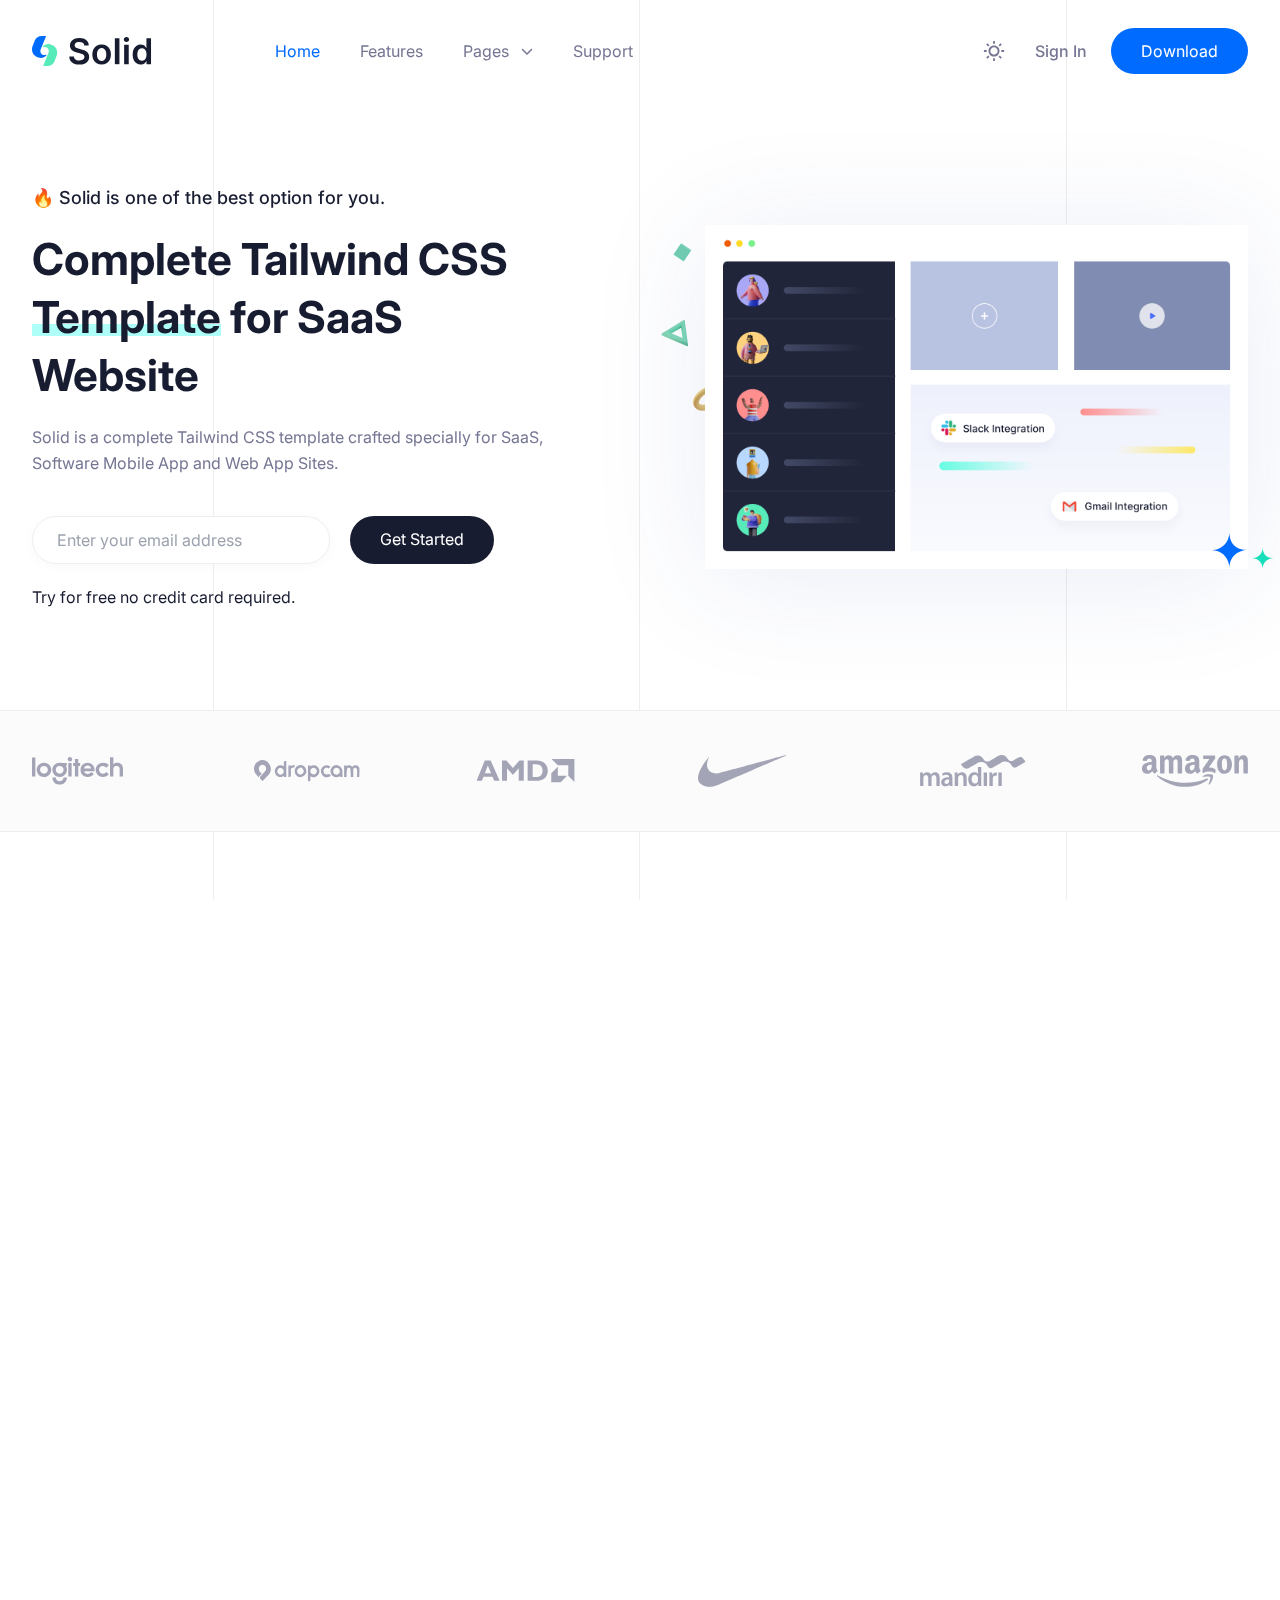
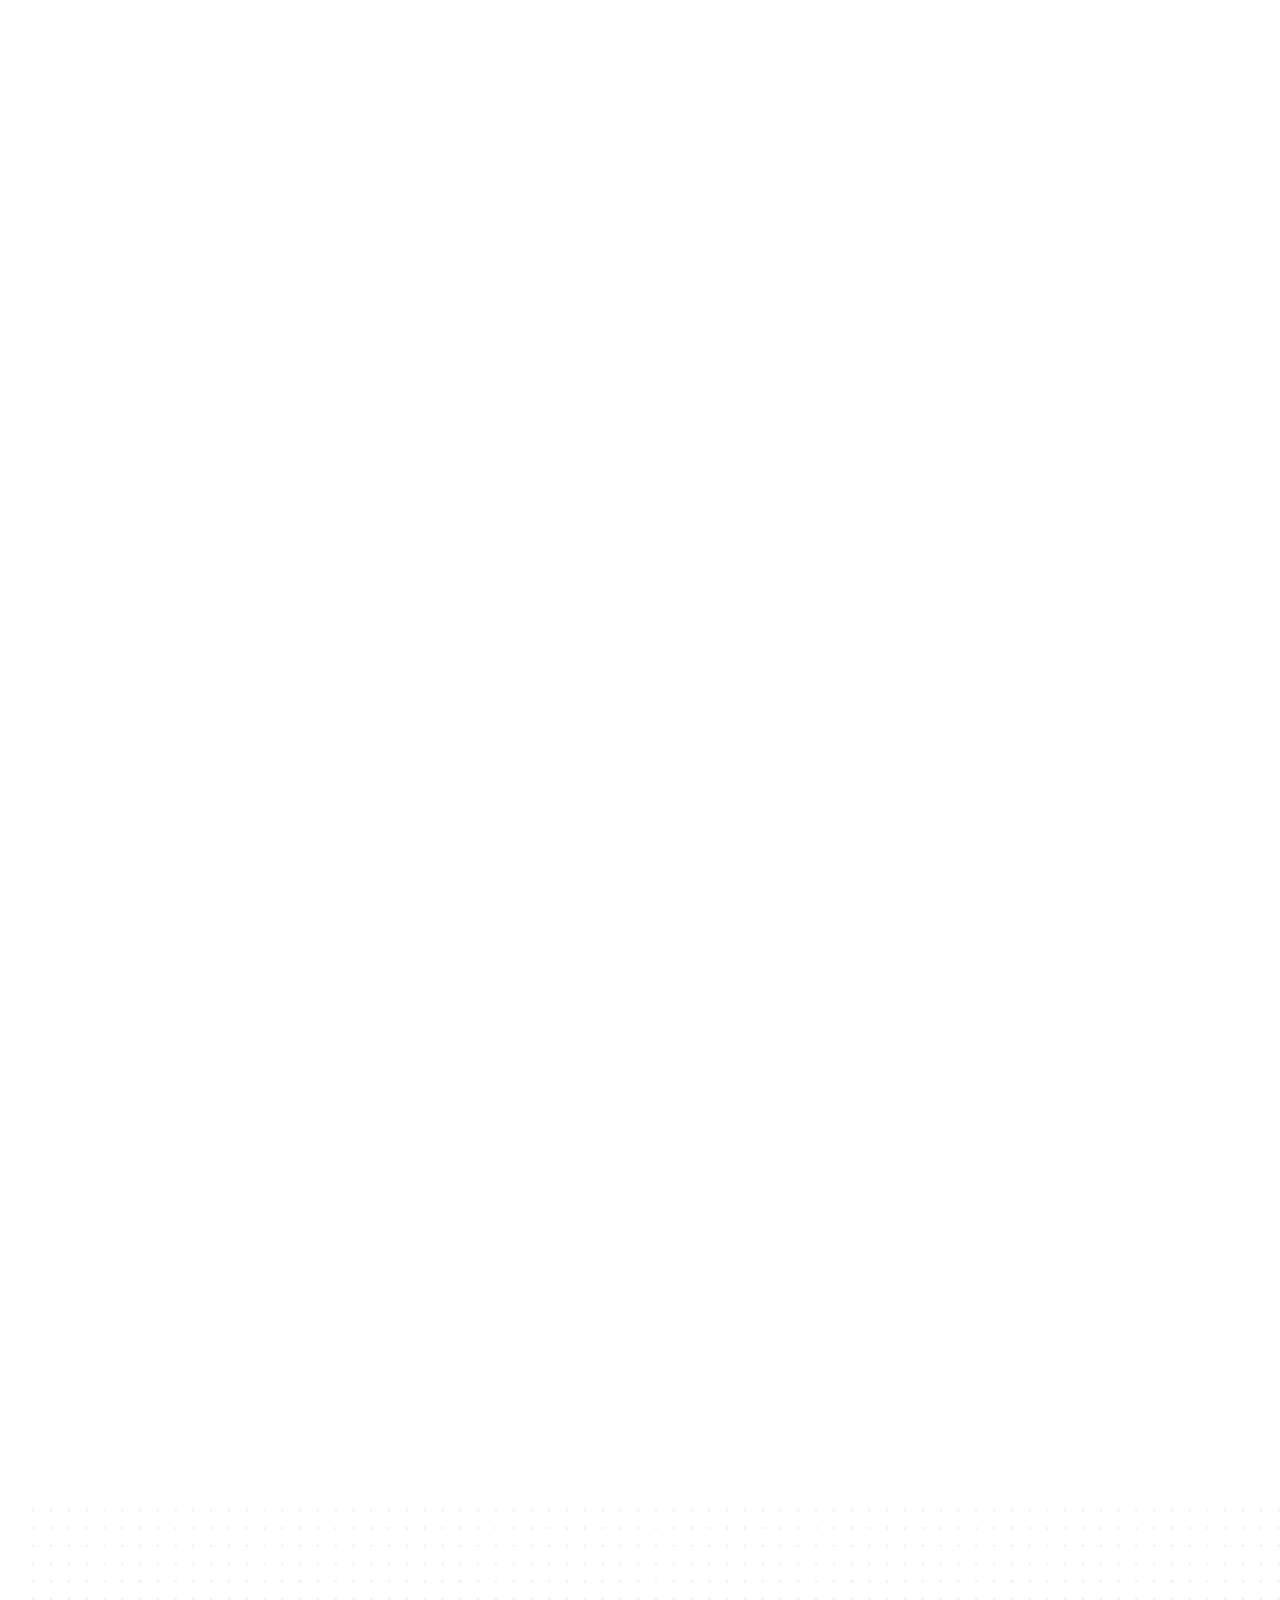
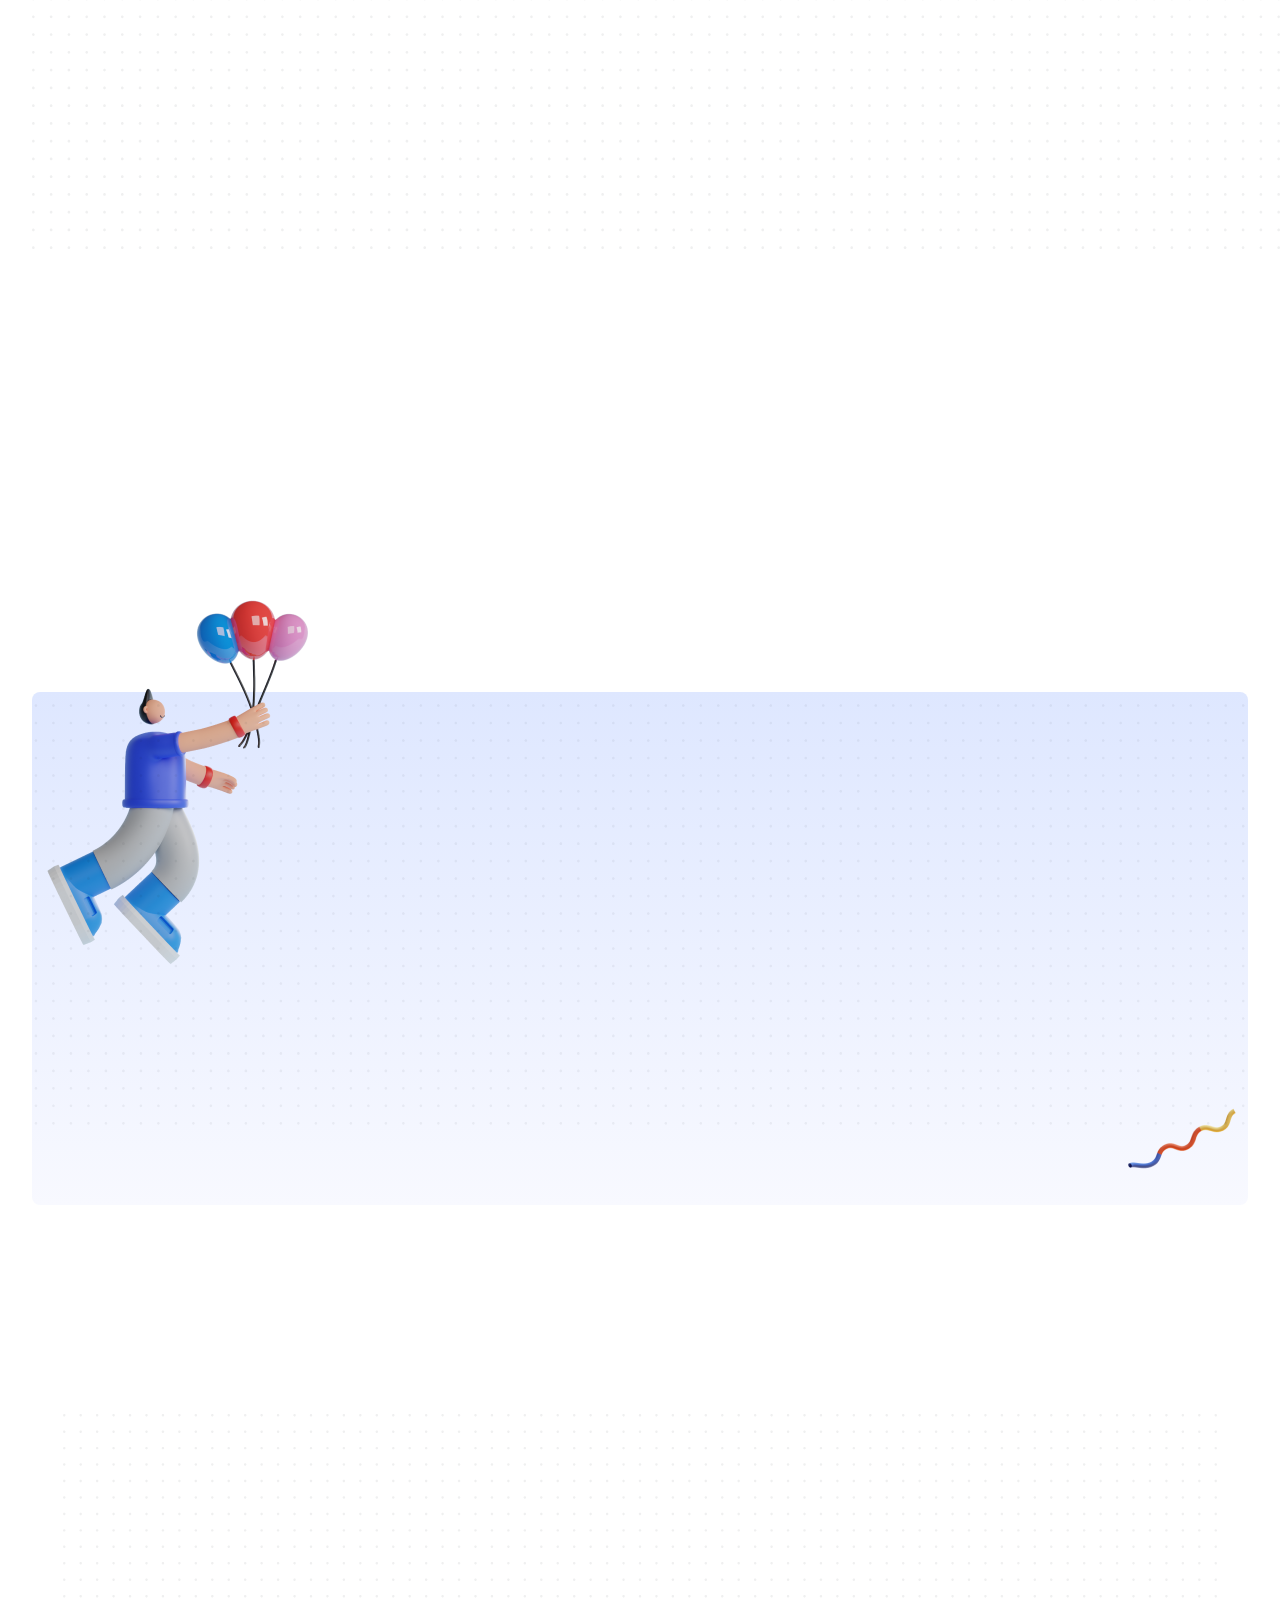
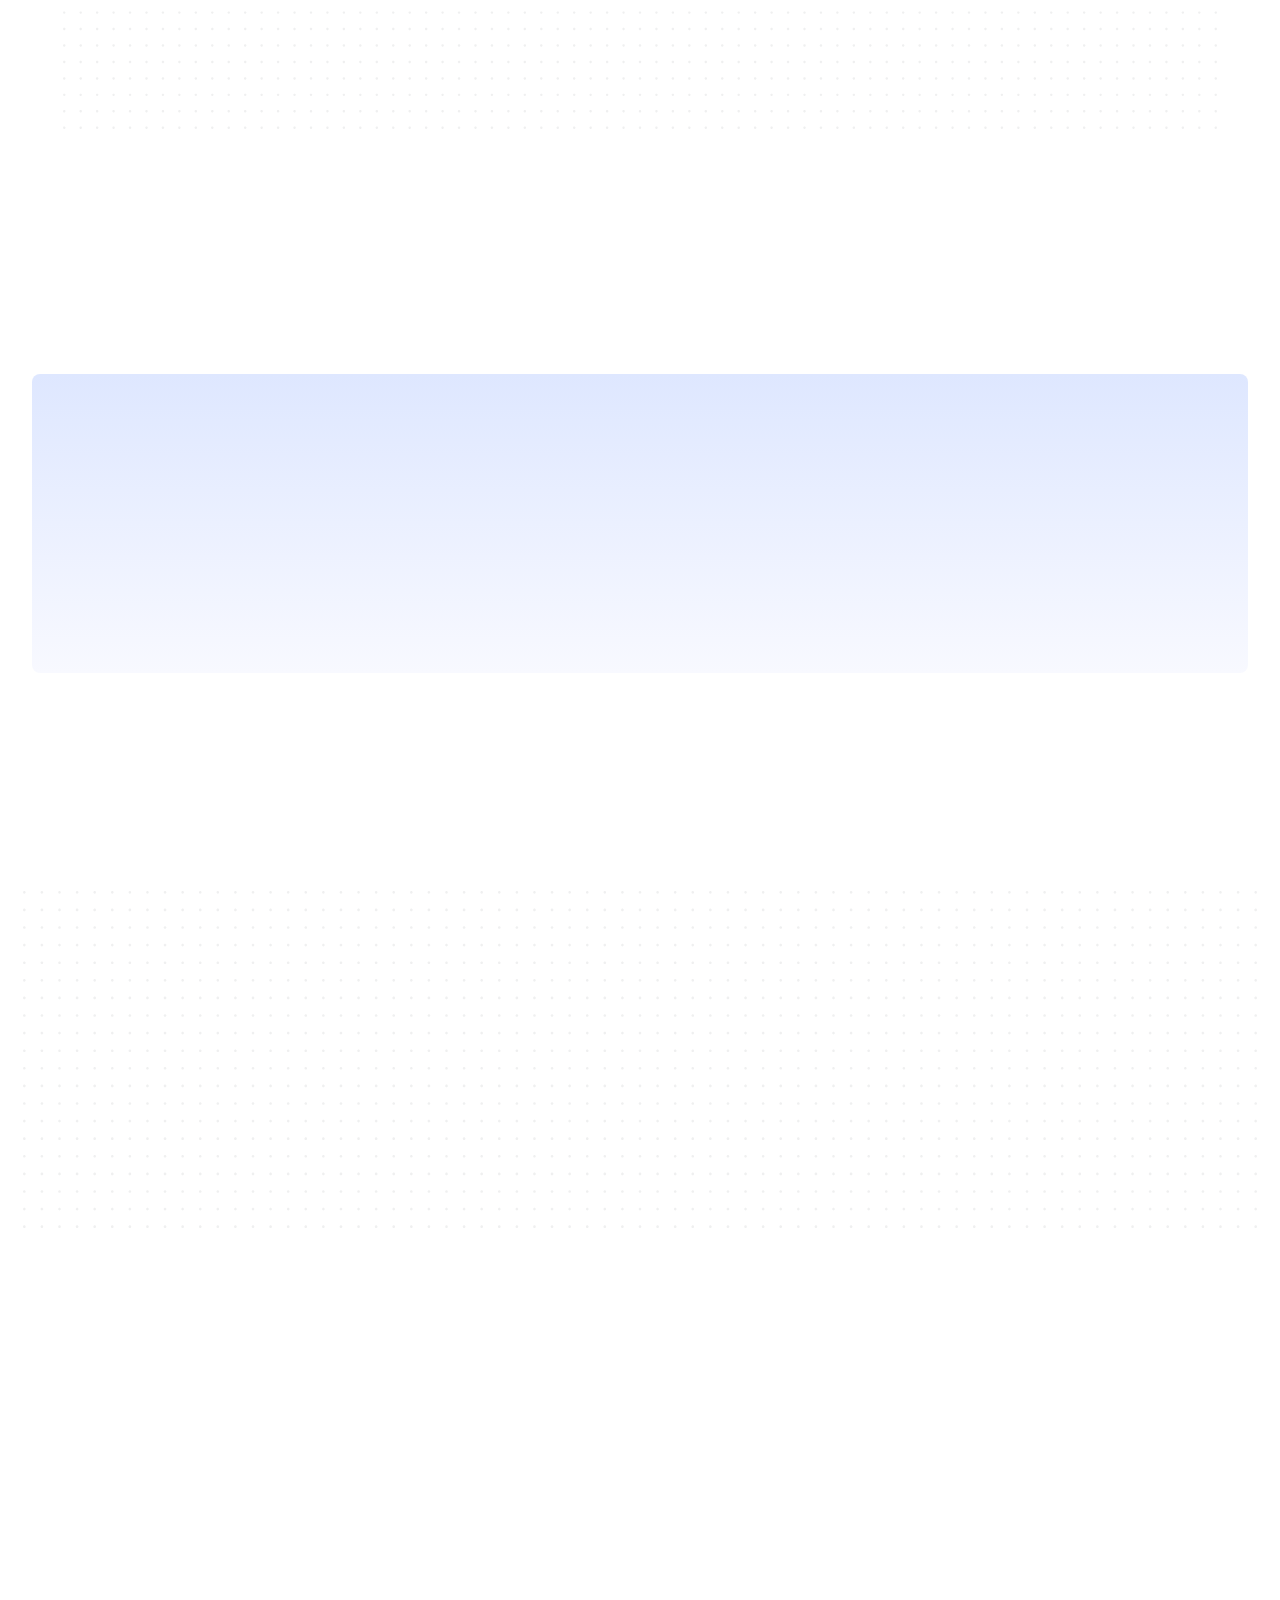
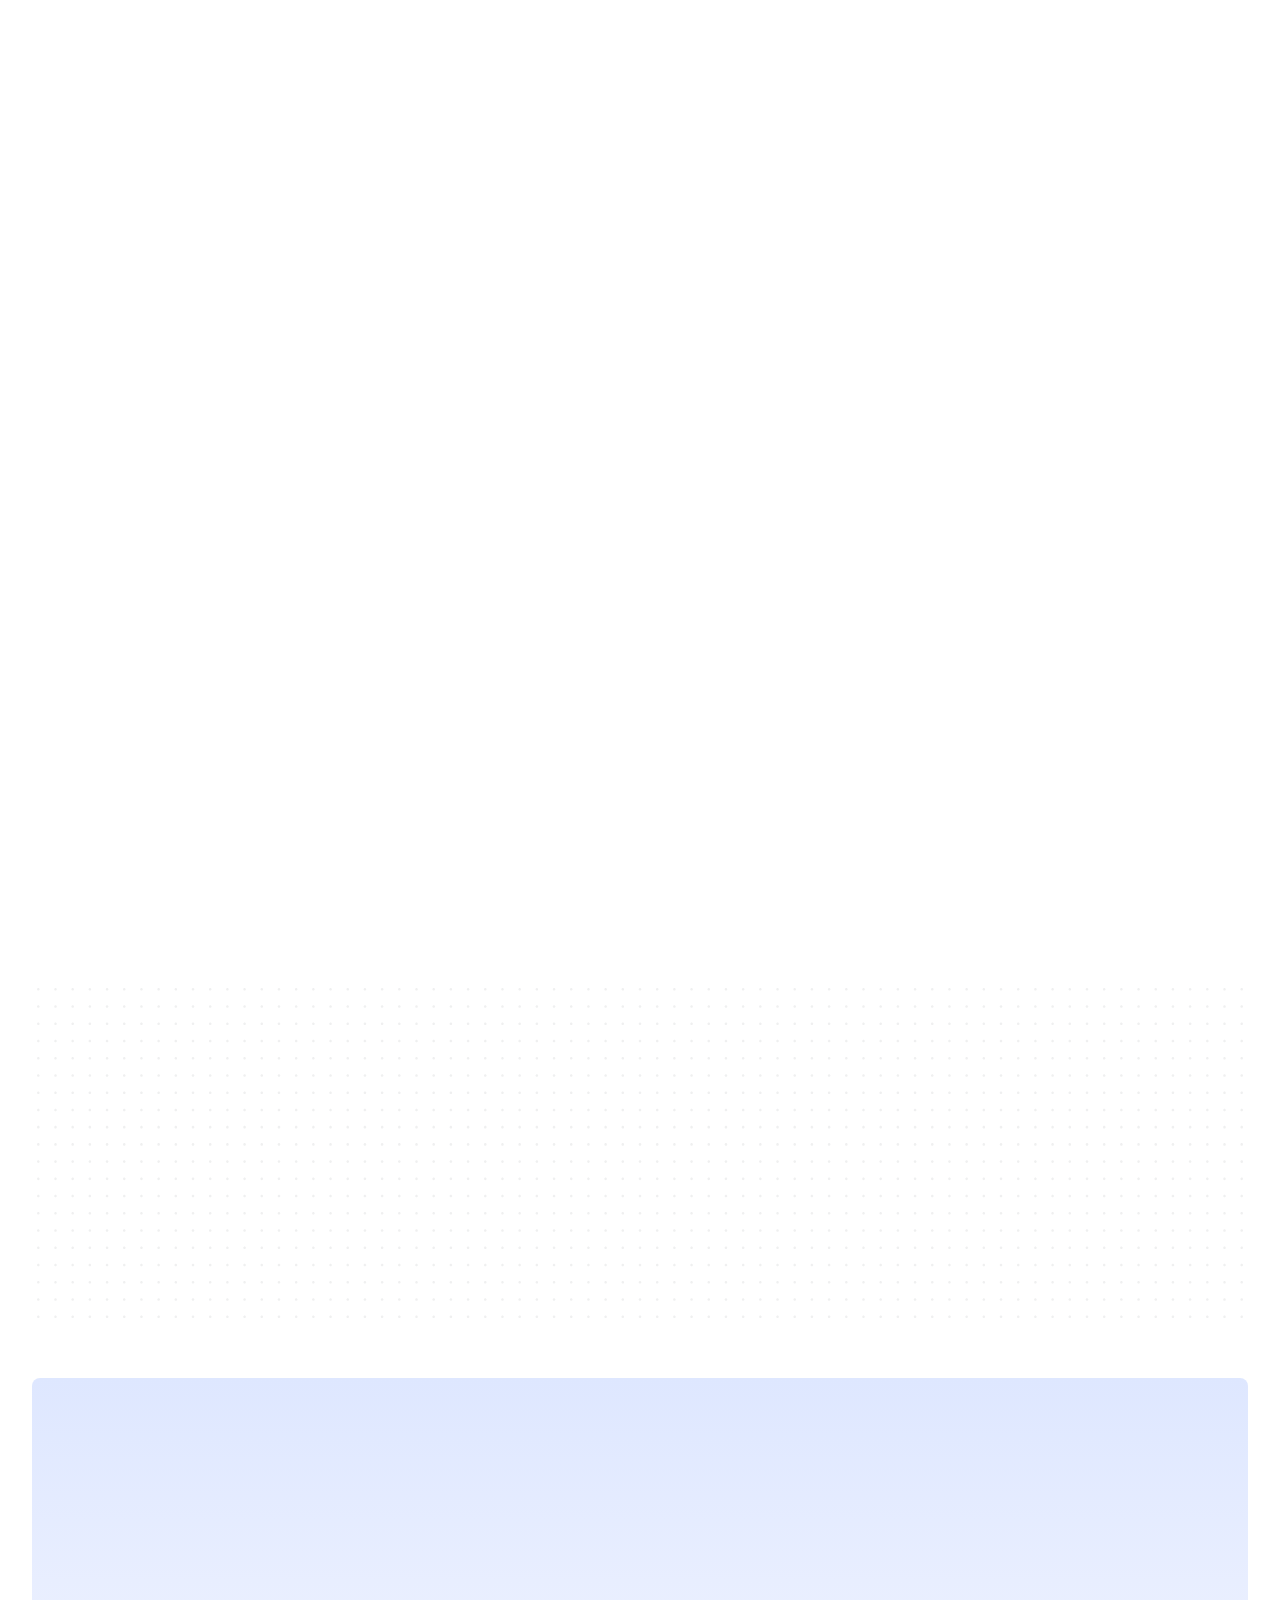
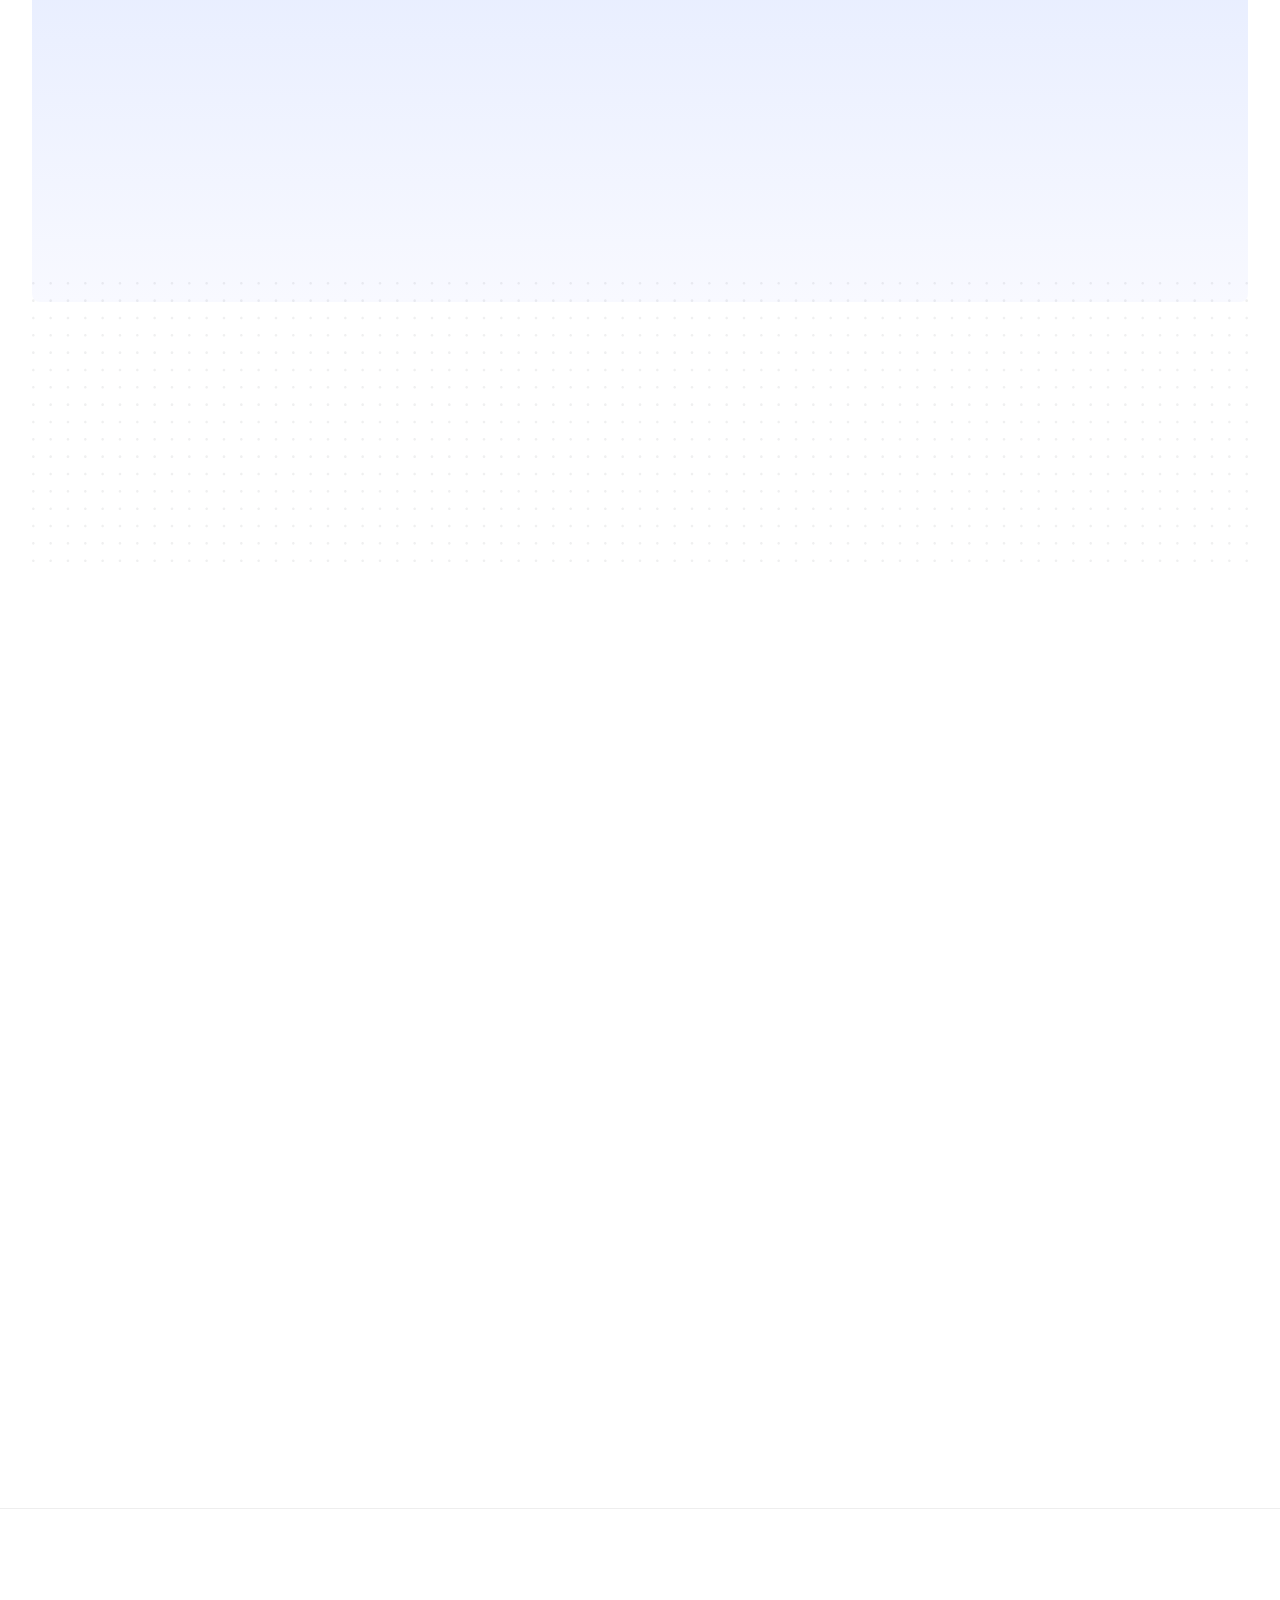
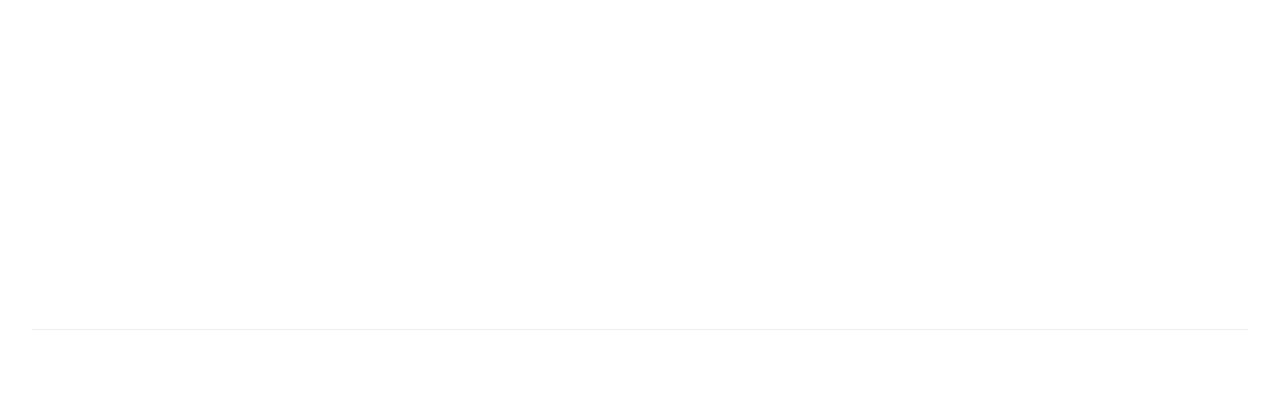
<file: index.html>
<!DOCTYPE html>
<html lang="en">
  <!-- Mirrored from solid-tailwind.preview.uideck.com/ by Theme-Garden Website Copier/3.x [XR&CO'2014], Wed, 17 Jan 2024 12:07:15 GMT -->
  <!-- Added by Theme-Garden --><meta
    http-equiv="content-type"
    content="text/html;charset=utf-8"
  /><!-- /Added by Theme-Garden -->
  <head>
    <meta charset="UTF-8" />
    <meta http-equiv="X-UA-Compatible" content="IE=edge" />
    <meta name="viewport" content="width=device-width, initial-scale=1.0" />
    <title>Solid - Tailwind CSS Saas Template</title>
    <link rel="icon" href="favicon.ico" />
    <link href="style.css" rel="stylesheet" />
  </head>
  <body
    x-data="{ page: 'home', 'loaded': true, 'darkMode': true, 'stickyMenu': false, 'navigationOpen': false, 'scrollTop': false }"
    x-init="
         darkMode = JSON.parse(localStorage.getItem('darkMode'));
         $watch('darkMode', value => localStorage.setItem('darkMode', JSON.stringify(value)))"
    :class="{'a tf': darkMode === true}"
  >
    <div
      x-show="loaded"
      x-init="window.addEventListener('DOMContentLoaded', () => {setTimeout(() => loaded = false, 500)})"
      class="f l i z mc qb ee ge id uf"
    >
      <div class="sc xb xe xd if mf qf sf"></div>
    </div>

    <div class="f i l -ud-z-10 qb hc rc ee ie">
      <span class="hd hc dg wl qb ud"></span>
      <span class="hd hc dg wl qb vd"></span>
      <span class="hd hc dg wl qb wd"></span>
    </div>

    <header
      class="f l i rc y ph"
      :class="{ 'uf tl xj qh zj fk' : stickyMenu }"
      @scroll.window="stickyMenu = (window.pageYOffset > 20) ? true : false"
    >
      <div class="ba md _g nn 2xl:ud-px-0 do ee he h">
        <div class="rc ko/4 qb ee he">
          <a href="index.html">
            <img class="nl" src="images/logo-light.svg" alt="Logo Light" />
            <img class="ub ml" src="images/logo-dark.svg" alt="Logo Dark" />
          </a>

          <button class="eo ob" @click="navigationOpen = !navigationOpen">
            <span class="ob h yd dd gc">
              <span class="ob g rc hc">
                <span
                  class="ob h i l tf ul df ed ic da hk gk _j"
                  :class="{ 'fd ak': !navigationOpen }"
                ></span>
                <span
                  class="ob h i l tf ul df ed ic da hk gk bk"
                  :class="{ 'fd pr': !navigationOpen }"
                ></span>
                <span
                  class="ob h i l tf ul df ed ic da hk gk ck"
                  :class="{ 'fd dk': !navigationOpen }"
                ></span>
              </span>
              <span class="ob g rc hc td">
                <span
                  class="ob tf ul df hk gk ak g r i gd hc"
                  :class="{ 'jc _j': !navigationOpen }"
                ></span>
                <span
                  class="ob tf ul df hk gk pr g l top-2.5 rc ic"
                  :class="{ 'jc ck': !navigationOpen }"
                ></span>
              </span>
            </span>
          </button>
        </div>
        <div
          class="rc lg:w-3/4 jc fo e un do ee he"
          :class="{ 'd uf sl sj kc oc we _e lb ug': navigationOpen }"
        >
          <nav>
            <ul class="qb ro be po qe dp">
              <li>
                <a
                  href="index.html"
                  class="bl"
                  :class="{ 'hj': page === 'home' }"
                  >Home</a
                >
              </li>
              <li><a href="index.html#features" class="bl">Features</a></li>
              <li class="b h" x-data="{ dropdown: false }">
                <a
                  href="#"
                  class="bl qb ee he oe"
                  @click.prevent="dropdown = !dropdown"
                  :class="{ 'hj': page === 'blog-grid' || page === 'blog-single' || page === 'signin' || page === 'signup' || page === '404' }"
                >
                  Pages
                  <svg
                    :class="{ 'lg': dropdown }"
                    class="ng ll uc lc yd"
                    xmlns="http://www.w3.org/2000/svg"
                    viewBox="0 0 512 512"
                  >
                    <path
                      d="M233.4 406.6c12.5 12.5 32.8 12.5 45.3 0l192-192c12.5-12.5 12.5-32.8 0-45.3s-32.8-12.5-45.3 0L256 338.7 86.6 169.4c-12.5-12.5-32.8-12.5-45.3 0s-12.5 32.8 0 45.3l192 192z"
                    />
                  </svg>
                </a>

                <ul class="dropdown" :class="{ 'qb': dropdown }">
                  <li>
                    <a
                      href="blog-grid.html"
                      class="bl"
                      :class="{ 'hj': page === 'blog-grid' }"
                      >Blog Grid</a
                    >
                  </li>
                  <li>
                    <a
                      href="blog-single.html"
                      class="bl"
                      :class="{ 'hj': page === 'blog-single' }"
                      >Blog Single</a
                    >
                  </li>
                  <li>
                    <a
                      href="signin.html"
                      class="bl"
                      :class="{ 'hj': page === 'signin' }"
                      >Sign In</a
                    >
                  </li>
                  <li>
                    <a
                      href="signup.html"
                      class="bl"
                      :class="{ 'hj': page === 'signup' }"
                      >Sign Up</a
                    >
                  </li>
                  <li>
                    <a
                      href="404.html"
                      class="bl"
                      :class="{ 'hj': page === '404' }"
                      >404</a
                    >
                  </li>
                </ul>
              </li>
              <li><a href="index.html#support" class="bl">Support</a></li>
            </ul>
          </nav>
          <div class="qb ee se ka bo">
            <div class="mb g vn top-1 t" :class="navigationOpen ? 'd' : 'd'">
              <label class="ob m-0 h">
                <input
                  type="checkbox"
                  :value="darkMode"
                  @change="darkMode = !darkMode"
                  class="yd rc hc lj g i x aa"
                />
                <img class="nl" src="images/icon-sun.svg" alt="Sun" />
                <img class="ub ml" src="images/icon-moon.svg" alt="Moon" />
              </label>
            </div>
            <a href="signin.html" class="gj wi bj bl">Sign In</a>
            <a href="#" class="qb ee ge wf zk hk ek fj wi xe bh dh">Download</a>
          </div>
        </div>
      </div>
    </header>

    <main>
      <section id="#home" class="th rn dr uh er ve">
        <div class="ba md _g nn 2xl:ud-px-0">
          <div class="qb ro to gq">
            <div class="animate_left vm/2">
              <h4 class="ej dm oi bj ra">
                🔥 Solid is one of the best option for you.
              </h4>
              <h1 class="ej dm ri jr cj ga">
                Complete Tailwind CSS
                <span class="pb h ik jk kk pk nk sk im before:-ud-z-1"
                  >Template</span
                >
                for SaaS Website
              </h1>
              <p>
                Solid is a complete Tailwind CSS template crafted specially for
                SaaS, Software Mobile App and Web App Sites.
              </p>
              <div class="ma">
                <form
                  action="https://formbold.com/s/unique_form_id"
                  method="POST"
                >
                  <div class="qb de qe">
                    <input
                      type="text"
                      placeholder="Enter your email address"
                      class="tl hf nf pl pj gm xe hl fl pm bh xg"
                    />
                    <button class="qb tf xk rl fj xe hk ek dh bh mm">
                      Get Started
                    </button>
                  </div>
                </form>
                <p class="ej dm ta">Try for free no credit card required.</p>
              </div>
            </div>
            <div class="animate_right vm/2 ub co">
              <div class="h 2xl:-ud-mr-7.5">
                <img
                  src="images/shape-01.png"
                  alt="shape"
                  class="g -ud-left-11.5 i"
                />
                <img src="images/shape-02.svg" alt="shape" class="g j k" />
                <img
                  src="images/shape-03.svg"
                  alt="shape"
                  class="g -ud-right-6.5 k"
                />
                <div>
                  <img class="nl qj" src="images/hero-light.png" alt="Hero" />
                  <img class="ub ml qj" src="images/hero-dark.png" alt="Hero" />
                </div>
              </div>
            </div>
          </div>
        </div>
      </section>

      <section class="vf tl hf jf rf ql fh">
        <div class="ba md _g nn 2xl:ud-px-0">
          <div class="tb ae cn le uo iq ge ee">
            <a href="#" class="animate_top ob">
              <img
                class="ij yj ek dl nl"
                src="images/brand-light-01.svg"
                alt="Clients"
              />
              <img
                class="ub jj yj ek dl ml"
                src="images/brand-dark-01.svg"
                alt="Clients"
              />
            </a>
            <a href="#" class="animate_top ob">
              <img
                class="ij yj ek dl nl"
                src="images/brand-light-02.svg"
                alt="Clients"
              />
              <img
                class="ub jj yj ek dl ml"
                src="images/brand-dark-02.svg"
                alt="Clients"
              />
            </a>
            <a href="#" class="ob animate_top">
              <img
                class="ij yj ek dl nl"
                src="images/brand-light-03.svg"
                alt="Clients"
              />
              <img
                class="ub jj yj ek dl ml"
                src="images/brand-dark-03.svg"
                alt="Clients"
              />
            </a>
            <a href="#" class="ob animate_top">
              <img
                class="ij yj ek dl nl"
                src="images/brand-light-04.svg"
                alt="Clients"
              />
              <img
                class="ub jj yj ek dl ml"
                src="images/brand-dark-04.svg"
                alt="Clients"
              />
            </a>
            <a href="#" class="ob animate_top">
              <img
                class="ij yj ek dl nl"
                src="images/brand-light-05.svg"
                alt="Clients"
              />
              <img
                class="ub jj yj ek dl ml"
                src="images/brand-dark-05.svg"
                alt="Clients"
              />
            </a>
            <a href="#" class="ob animate_top">
              <img
                class="ij yj ek dl nl"
                src="images/brand-light-06.svg"
                alt="Clients"
              />
              <img
                class="ub jj yj ek dl ml"
                src="images/brand-dark-06.svg"
                alt="Clients"
              />
            </a>
          </div>
        </div>
      </section>

      <section id="features" class="zg ep oq">
        <div class="ba nd _g nn pq">
          <div
            class="animate_top mi ba"
            x-data="{ sectionTitle: `SAAS FEATURES`, sectionSubtitle: `Our Software's Core Features`, sectionTitlePara: `Lorem ipsum dolor sit amet, consectetur adipiscing elit. In convallis tortor eros. Donec vitae tortor lacus. Phasellus aliquam ante in maximus.`}"
          >
            <div class="eg sl ol pl pb xe oh hh sa">
              <h4 x-text="sectionTitle" class="bj yi ej dm"></h4>
            </div>
            <h2
              x-text="sectionSubtitle"
              class="cj ri nr ej dm ym/5 zp/2 ba sa"
            ></h2>
            <p class="ba ym/5 mo/5 aq" x-text="sectionTitlePara"></p>
          </div>

          <div class="tb _d bn oo le eq ua xn vp">
            <div class="animate_top hf of rj ye ug lq yj el km pl sl">
              <div class="qb ee ge ze wf sc xb">
                <img src="images/icon-01.svg" alt="Icon" />
              </div>
              <h3 class="aj qi kr ej dm ia ga">Crafted for SaaS</h3>
              <p>
                Lorem ipsum dolor sit amet, consectetur adipiscing elit. In
                convallis tortor.
              </p>
            </div>

            <div class="animate_top hf of rj ye ug lq yj el km pl sl">
              <div class="qb ee ge ze wf sc xb">
                <img src="images/icon-02.svg" alt="Icon" />
              </div>
              <h3 class="aj qi kr ej dm ia ga">High-quality Design</h3>
              <p>
                Lorem ipsum dolor sit amet, consectetur adipiscing elit. In
                convallis tortor.
              </p>
            </div>

            <div class="animate_top hf of rj ye ug lq yj el km pl sl">
              <div class="qb ee ge ze wf sc xb">
                <img src="images/icon-03.svg" alt="Icon" />
              </div>
              <h3 class="aj qi kr ej dm ia ga">All Essential Sections</h3>
              <p>
                Lorem ipsum dolor sit amet, consectetur adipiscing elit. In
                convallis tortor.
              </p>
            </div>

            <div class="animate_top hf of rj ye ug lq yj el km pl sl">
              <div class="qb ee ge ze wf sc xb">
                <img src="images/icon-04.svg" alt="Icon" />
              </div>
              <h3 class="aj qi kr ej dm ia ga">Speed Optimized</h3>
              <p>
                Lorem ipsum dolor sit amet, consectetur adipiscing elit. In
                convallis tortor.
              </p>
            </div>

            <div class="animate_top hf of rj ye ug lq yj el km pl sl">
              <div class="qb ee ge ze wf sc xb">
                <img src="images/icon-05.svg" alt="Icon" />
              </div>
              <h3 class="aj qi kr ej dm ia ga">Fully Customizable</h3>
              <p>
                Lorem ipsum dolor sit amet, consectetur adipiscing elit. In
                convallis tortor.
              </p>
            </div>

            <div class="animate_top hf of rj ye ug lq yj el km pl sl">
              <div class="qb ee ge ze wf sc xb">
                <img src="images/icon-06.svg" alt="Icon" />
              </div>
              <h3 class="aj qi kr ej dm ia ga">Regular Updates</h3>
              <p>
                Lorem ipsum dolor sit amet, consectetur adipiscing elit. In
                convallis tortor.
              </p>
            </div>
          </div>
        </div>
      </section>

      <section class="uh pp cr ve">
        <div class="ba od _g nn pq">
          <div class="qb ee te wo">
            <div class="animate_left ub sm vm/2">
              <img src="images/about-light-01.png" alt="About" class="nl" />
              <img src="images/about-dark-01.png" alt="About" class="ub ml" />
            </div>
            <div class="animate_right vm/2">
              <h4 class="ej dm bj dj">
                <a href="#" class="xf fj si sb xe gh hh wa sa">New</a> start
                tracking visitors
              </h4>
              <h2 class="h cj ej dm ri jr xa">
                Know More About Our
                <span class="pb h ik jk kk pk nk sk im before:-ud-z-1"
                  >Product.</span
                >
              </h2>
              <p>
                Lorem ipsum dolor sit amet, consectetur adipiscing elit. Ut
                ultricies lacus non fermentum ultrices. Fusce consectetur le.
              </p>
              <div class="ia qb ee qe">
                <div class="tc yb af hf nf pl sl qb ee ge">
                  <p class="ej dm aj ti">01</p>
                </div>
                <div class="uc/4">
                  <h5 class="ej dm ti ya">Lorem ipsum dolor.</h5>
                  <p>Ut ultricies lacus non fermentum ultrices.</p>
                </div>
              </div>
              <div class="ia qb ee qe">
                <div class="tc yb af hf nf pl sl qb ee ge">
                  <p class="ej dm aj ti">02</p>
                </div>
                <div class="uc/4">
                  <h5 class="ej dm ti ya">Fusce consectetur le.</h5>
                  <p>consectetur adipiscing elit fermentum ultricies.</p>
                </div>
              </div>
            </div>
          </div>
        </div>
      </section>

      <section>
        <div class="ba od _g nn 2xl:ud-px-0 ve">
          <div class="qb ee te wo">
            <div class="animate_left vm/2">
              <h4 class="ej dm bj dj">grow your business faster</h4>
              <h2 class="h cj ej dm ri jr xa">
                Track Your Audience
                <span class="pb h ik jk kk pk nk tk im before:-ud-z-1"
                  >Activities</span
                >
              </h2>
              <p>
                Lorem ipsum dolor sit amet, consectetur adipiscing elit. Ut
                ultricies lacus non fermentum ultrices. Fusce consectetur le.
              </p>
              <a href="#" class="qb ee je ej dm ia">
                Know More
                <img class="nl" src="images/icon-arrow-light.svg" alt="Arrow" />
                <img
                  class="ub ml"
                  src="images/icon-arrow-dark.svg"
                  alt="Arrow"
                />
              </a>
            </div>
            <div class="animate_right ub sm vm/2">
              <img src="images/about-light-02.png" alt="About" class="nl" />
              <img src="images/about-dark-02.png" alt="About" class="ub ml" />
            </div>
          </div>
        </div>
      </section>

      <section class="vh uh qp h" x-data="{ featuresTab: 'tabOne' }">
        <div class="ba md _g nn 2xl:ud-px-0">
          <div class="g i -ud-z-1">
            <img
              class="nl"
              src="images/shape-dotted-light.svg"
              alt="Dotted Shape"
            />
            <img
              class="ub ml"
              src="images/shape-dotted-dark.svg"
              alt="Dotted Shape"
            />
          </div>

          <div
            class="animate_top hf nf pl sl sj hm uf bf qb de en fn ge yo eq _a wp"
          >
            <div
              class="h yd rc wm kf wk jn nf pl qb ee pe ch qq xg rq"
              :class="{ 'active pk ok uk ik mk kk qk rk': featuresTab === 'tabOne' }"
              @click.prevent="featuresTab = 'tabOne'"
            >
              <div class="vc zb af hf nf pl sl qb ee ge">
                <p class="ej dm bj ui">01</p>
              </div>
              <div class="io xm/5">
                <h5 class="ej dm vi lr bj">Clean User Interface</h5>
              </div>
            </div>
            <div
              class="h yd rc wm kf wk jn nf pl qb ee pe ch qq xg rq"
              :class="{ 'active pk ok uk ik mk kk qk rk': featuresTab === 'tabTwo' }"
              @click.prevent="featuresTab = 'tabTwo'"
            >
              <div class="vc zb af hf nf pl sl qb ee ge">
                <p class="ej dm bj ui">02</p>
              </div>
              <div class="io xm/5">
                <h5 class="ej dm vi lr bj">Cloud Data Save Options</h5>
              </div>
            </div>
            <div
              class="h yd rc wm kf wk jn nf pl qb ee pe ch qq xg rq"
              :class="{ 'active pk ok uk ik mk kk qk rk': featuresTab === 'tabThree' }"
              @click.prevent="featuresTab = 'tabThree'"
            >
              <div class="vc zb af hf nf pl sl qb ee ge">
                <p class="ej dm bj ui">03</p>
              </div>
              <div class="io xm/5">
                <h5 class="ej dm vi lr bj">Management And Collaboration</h5>
              </div>
            </div>
          </div>

          <div class="animate_top ba pd">
            <div x-show="featuresTab === 'tabOne'">
              <div class="qb ee te _o">
                <div class="vm/2">
                  <h2 class="ej dm ri mr cj fa">
                    Solid Has Neat & Clean User Interface.
                  </h2>
                  <p class="ga">
                    Lorem ipsum dolor sit amet, consectetur adipiscing elit. Ut
                    ultricies lacus non fermentum ultrices. Fusce consectetur
                    le.
                  </p>
                  <p class="xc/12">
                    Nam id eleifend dui, id iaculis purus. Etiam lobortis neque
                    nec finibus sagittis. Nulla ligula nunc egestas ut.
                  </p>
                </div>
                <div class="ub sm vm/2">
                  <img
                    src="images/features-light-01.png"
                    alt="Features"
                    class="nl"
                  />
                  <img
                    src="images/features-dark-01.png"
                    alt="Features"
                    class="ub ml"
                  />
                </div>
              </div>
            </div>
            <div x-show="featuresTab === 'tabTwo'">
              <div class="qb ee te _o">
                <div class="vm/2">
                  <h2 class="ej dm ri mr cj fa">
                    Solid Has Cloud Data Save Options.
                  </h2>
                  <p class="ga">
                    Lorem ipsum dolor sit amet, consectetur adipiscing elit. Ut
                    ultricies lacus non fermentum ultrices. Fusce consectetur
                    le.
                  </p>
                  <p class="xc/12">
                    Nam id eleifend dui, id iaculis purus. Etiam lobortis neque
                    nec finibus sagittis. Nulla ligula nunc egestas ut.
                  </p>
                </div>
                <div class="ub sm vm/2">
                  <img
                    src="images/features-light-01.png"
                    alt="Features"
                    class="nl"
                  />
                  <img
                    src="images/features-dark-01.png"
                    alt="Features"
                    class="ub ml"
                  />
                </div>
              </div>
            </div>
            <div x-show="featuresTab === 'tabThree'">
              <div class="qb ee te _o">
                <div class="vm/2">
                  <h2 class="ej dm ri mr cj fa">
                    Solid Has Management And Collaboration.
                  </h2>
                  <p class="ga">
                    Lorem ipsum dolor sit amet, consectetur adipiscing elit. Ut
                    ultricies lacus non fermentum ultrices. Fusce consectetur
                    le.
                  </p>
                  <p class="xc/12">
                    Nam id eleifend dui, id iaculis purus. Etiam lobortis neque
                    nec finibus sagittis. Nulla ligula nunc egestas ut.
                  </p>
                </div>
                <div class="ub sm vm/2">
                  <img
                    src="images/features-light-01.png"
                    alt="Features"
                    class="nl"
                  />
                  <img
                    src="images/features-dark-01.png"
                    alt="Features"
                    class="ub ml"
                  />
                </div>
              </div>
            </div>
          </div>
        </div>
      </section>

      <section class="zg fp _g nn 2xl:ud-px-0">
        <div class="ba md ih tq h w ye fg gg hg xl yl _l sl cm">
          <img
            src="images/shape-04.png"
            alt="Man"
            class="g -ud-top-25 -ud-left-15 wn -ud-z-1"
          />
          <img src="images/shape-05.png" alt="Doodle" class="g k j -ud-z-1" />
          <img
            src="images/shape-dotted-light-02.svg"
            alt="Dotted"
            class="g i l -ud-z-1 nl"
          />
          <img
            src="images/shape-dotted-dark-02.svg"
            alt="Dotted"
            class="g i l -ud-z-1 ub ml"
          />
          <div class="animate_top ba mi ym/5 ho/3 zp/2 ab yn _g on">
            <h2 class="cj ej dm ri nr sa">Trusted by Global Companies.</h2>
            <p class="jo/12 ba">
              Lorem ipsum dolor sit amet, consectetur adipiscing elit. In
              convallis tortor eros. Donec vitae tortor lacus. Phasellus aliquam
              ante in maximus.
            </p>
          </div>
          <div class="qb de ge te ap">
            <div class="animate_top mi">
              <h3 class="cj ej dm ri nr cb">500K</h3>
              <p class="oi up">World Wide Clients</p>
            </div>
            <div class="animate_top mi">
              <h3 class="cj ej dm ri nr cb">1M+</h3>
              <p class="oi up">Downloads</p>
            </div>
            <div class="animate_top mi">
              <h3 class="cj ej dm ri nr cb">865</h3>
              <p class="oi up">Winning Award</p>
            </div>
          </div>
        </div>
      </section>

      <section>
        <div class="ba md _g nn 2xl:ud-px-0">
          <div
            class="animate_top mi ba"
            x-data="{ sectionTitle: `INTEGRATIONS`, sectionSubtitle: `Remotely Maintain Your Data, From Anywhere, Anytime.`, sectionTitlePara: `Lorem ipsum dolor sit amet, consectetur adipiscing elit. In convallis tortor eros. Donec vitae tortor lacus. Phasellus aliquam ante in maximus.`}"
          >
            <div class="eg sl ol pl pb xe oh hh sa">
              <h4 x-text="sectionTitle" class="bj yi ej dm"></h4>
            </div>
            <h2
              x-text="sectionSubtitle"
              class="cj ri nr ej dm ym/5 zp/2 ba sa"
            ></h2>
            <p class="ba ym/5 mo/5 aq" x-text="sectionTitlePara"></p>
          </div>
        </div>
        <div class="ba pd _g nn pq h x ha vp">
          <div class="g -ud-top-3/4 -ud-z-1">
            <img src="images/shape-dotted-light.svg" alt="Dotted" class="nl" />
            <img
              src="images/shape-dotted-dark.svg"
              alt="Dotted"
              class="ub ml"
            />
          </div>
          <div class="qb de ue ie">
            <div class="animate_top yc/6">
              <div class="pb bf tj uf rl wg">
                <img src="images/brand-07.svg" alt="Brand" />
              </div>
            </div>
            <div class="animate_top yc/6"></div>
            <div class="animate_top yc/6">
              <div class="pb bf tj uf rl wg">
                <img src="images/brand-08.svg" alt="Brand" />
              </div>
            </div>
            <div class="animate_top yc/6">
              <div class="yf xe zc ac"></div>
            </div>
            <div class="animate_top yc/6">
              <div class="pb bf tj uf rl wg">
                <img src="images/brand-09.png" alt="Brand" />
              </div>
            </div>
            <div class="animate_top yc/6"></div>
            <div class="animate_top yc/6">
              <div class="zf xe _c bc"></div>
            </div>
            <div class="animate_top yc/6">
              <div class="pb bf tj uf rl wg">
                <img src="images/brand-10.svg" alt="Brand" />
              </div>
            </div>
            <div class="animate_top yc/6">
              <div class="_f xe ad cc"></div>
            </div>
            <div class="animate_top yc/6">
              <div class="pb bf tj uf rl wg">
                <img src="images/brand-11.svg" alt="Brand" />
              </div>
            </div>
            <div class="animate_top yc/6">
              <div class="ag xe _c bc"></div>
            </div>
            <div class="animate_top yc/6">
              <div class="pb bf tj uf rl wg">
                <img src="images/brand-12.svg" alt="Brand" />
              </div>
            </div>
          </div>
        </div>
      </section>

      <section class="zg ep oq _g nn 2xl:ud-px-0 ve">
        <div class="ba md dh pn vq kh wq ye fg gg hg xl yl _l sl cm">
          <div class="qb de en fn gn te hn">
            <div class="animate_left zm ko/2">
              <h2 class="ej dm ri or cj sa xc/12">
                Join With Us Today & Incrud-ease Your Productivity
              </h2>
              <p>
                Lorem ipsum dolor sit amet, consectetur adipiscing elit. In
                convallis tortor eros. Donec vitae tortor lacus. Phasellus
                aliquam ante in maximus.
              </p>
            </div>
            <div class="animate_right lo">
              <div class="qb ee fe cq">
                <img src="images/shape-06.png" alt="Saly" class="ub yp" />
                <a
                  href="signup.html"
                  class="sb ee je bj fj em tf ul xe yg xg _k mm"
                >
                  Sign up free
                  <img
                    src="images/icon-arrow-dark.svg"
                    alt="Arrow"
                    class="nl"
                  />
                  <img
                    src="images/icon-arrow-light.svg"
                    alt="Arrow"
                    class="ub ml"
                  />
                </a>
              </div>
            </div>
          </div>
        </div>
      </section>

      <section class="uh pp cr ve">
        <div class="ba od _g nn pq h">
          <div class="g -ud-bottom-7.5 -ud-z-1">
            <img src="images/shape-dotted-light.svg" alt="Dotted" class="nl" />
            <img
              src="images/shape-dotted-light.svg"
              alt="Dotted"
              class="ub ml"
            />
          </div>
          <div class="qb de en fn te gq">
            <div class="animate_left _m/5 ko/2">
              <h4 class="ej dm bj dj">OUR FAQS</h4>
              <h2 class="h cj ej dm ri jr xa">
                Frequently Asked
                <span class="pb h ik jk kk pk nk tk im before:-ud-z-1"
                  >Questions</span
                >
              </h2>
              <a href="#" class="qb ee je ej dm eb">
                Know More
                <img class="nl" src="images/icon-arrow-light.svg" alt="Arrow" />
                <img
                  class="ub ml"
                  src="images/icon-arrow-dark.svg"
                  alt="Arrow"
                />
              </a>
            </div>
            <div class="animate_right xm/5 ko/2">
              <div class="uf sl ol pl mj ye" x-data="{selected:0}">
                <div class="qb be kf nf pl">
                  <h4
                    @click="selected !== 0 ? selected = 0 : selected = null"
                    class="yd qb he ee bj ui ej dm mh hp xg ip"
                  >
                    Lorem ipsum dolor sit amet, consectetur.
                    <img
                      src="images/icon-plus-light.svg"
                      alt="plus"
                      class="nl"
                      :class="selected == 0 ? 'ub' : 'ob'"
                    />
                    <img
                      src="images/icon-minus-light.svg"
                      alt="minus"
                      class="nl"
                      :class="selected == 0 ? 'ob' : 'ub'"
                    />
                    <img
                      src="images/icon-plus-dark.svg"
                      alt="plus"
                      class="ub ml"
                      :class="selected == 0 ? 'nl' : 'ml'"
                    />
                    <img
                      src="images/icon-minus-dark.svg"
                      alt="minus"
                      class="ub ml"
                      :class="selected == 0 ? 'ml' : 'nl'"
                    />
                  </h4>
                  <p x-show="selected == 0" class="mh hp xg ip lf nf pl">
                    We provide digital experience services to startups and small
                    businesses. We help our clients succeed by creating brand
                    identities, digital experiences.
                  </p>
                </div>
                <div class="qb be kf nf pl">
                  <h4
                    @click="selected !== 1 ? selected = 1 : selected = null"
                    class="yd qb he ee bj ui ej dm mh hp xg ip"
                  >
                    Lorem ipsum dolor sit amet, consectetur.
                    <img
                      src="images/icon-plus-light.svg"
                      alt="plus"
                      class="nl"
                      :class="selected == 1 ? 'ub' : 'ob'"
                    />
                    <img
                      src="images/icon-minus-light.svg"
                      alt="minus"
                      class="nl"
                      :class="selected == 1 ? 'ob' : 'ub'"
                    />
                    <img
                      src="images/icon-plus-dark.svg"
                      alt="plus"
                      class="ub ml"
                      :class="selected == 1 ? 'nl' : 'ml'"
                    />
                    <img
                      src="images/icon-minus-dark.svg"
                      alt="minus"
                      class="ub ml"
                      :class="selected == 1 ? 'ml' : 'nl'"
                    />
                  </h4>
                  <p x-show="selected == 1" class="mh hp xg ip lf nf pl">
                    We provide digital experience services to startups and small
                    businesses. We help our clients succeed by creating brand
                    identities, digital experiences.
                  </p>
                </div>
                <div class="qb be">
                  <h4
                    @click="selected !== 2 ? selected = 2 : selected = null"
                    :class="{'yd qb he ee bj ui ej dm mh hp xg ip': true, 'ef': selected != 2}"
                  >
                    Lorem ipsum dolor sit amet, consectetur.
                    <img
                      src="images/icon-plus-light.svg"
                      alt="plus"
                      class="nl"
                      :class="selected == 2 ? 'ub' : 'ob'"
                    />
                    <img
                      src="images/icon-minus-light.svg"
                      alt="minus"
                      class="nl"
                      :class="selected == 2 ? 'ob' : 'ub'"
                    />
                    <img
                      src="images/icon-plus-dark.svg"
                      alt="plus"
                      class="ub ml"
                      :class="selected == 2 ? 'nl' : 'ml'"
                    />
                    <img
                      src="images/icon-minus-dark.svg"
                      alt="minus"
                      class="ub ml"
                      :class="selected == 2 ? 'ml' : 'nl'"
                    />
                  </h4>
                  <p
                    x-show="selected == 2"
                    :class="{'mh hp xg ip lf nf pl': true, 'ef': selected == 2}"
                  >
                    We provide digital experience services to startups and small
                    businesses. We help our clients succeed by creating brand
                    identities, digital experiences.
                  </p>
                </div>
              </div>
            </div>
          </div>
        </div>
      </section>

      <section>
        <div class="ba nd _g nn pq">
          <div
            class="animate_top mi ba"
            x-data="{ sectionTitle: `TESTIMONIALS`, sectionSubtitle: `Client’s Testimonials`, sectionTitlePara: `Lorem ipsum dolor sit amet, consectetur adipiscing elit. In convallis tortor eros. Donec vitae tortor lacus. Phasellus aliquam ante in maximus.`}"
          >
            <div class="eg sl ol pl pb xe oh hh sa">
              <h4 x-text="sectionTitle" class="bj yi ej dm"></h4>
            </div>
            <h2
              x-text="sectionSubtitle"
              class="cj ri nr ej dm ym/5 zp/2 ba sa"
            ></h2>
            <p class="ba ym/5 mo/5 aq" x-text="sectionTitlePara"></p>
          </div>
        </div>
        <div class="animate_top ba od _g nn pq ha vp">
          <div class="swiper testimonial-01 xh">
            <div class="swiper-wrapper">
              <div class="swiper-slide">
                <div class="uf ye uj gm sl ol pl tg zh">
                  <div class="qb he kf nf pl ai ea">
                    <div>
                      <h4 class="ej dm ui fb">Devid Smith</h4>
                      <p>Founter @democompany</p>
                    </div>
                    <img class src="images/user-01.png" alt="User" />
                  </div>
                  <p>
                    Lorem ipsum dolor sit amet, consectetur adipiscing elit.
                    Mauris hendrerit, ligula sit amet cursus tincidunt, lorem
                    sem elementum nisi, convallis fringilla ante nibh non urna.
                  </p>
                </div>
              </div>
              <div class="swiper-slide">
                <div class="uf ye uj gm sl ol pl tg zh">
                  <div class="qb he kf nf pl ai ea">
                    <div>
                      <h4 class="ej dm ui fb">Jhon Abraham</h4>
                      <p>Founter @democompany</p>
                    </div>
                    <img class src="images/user-02.png" alt="User" />
                  </div>
                  <p>
                    Lorem ipsum dolor sit amet, consectetur adipiscing elit.
                    Mauris hendrerit, ligula sit amet cursus tincidunt, lorem
                    sem elementum nisi, convallis fringilla ante nibh non urna.
                  </p>
                </div>
              </div>
            </div>

            <div class="swiper-pagination"></div>
          </div>
        </div>
      </section>

      <section class="bi sp fr uh pp cr">
        <div class="ba nd _g nn pq">
          <div
            class="animate_top mi ba"
            x-data="{ sectionTitle: `PRICING PLANS`, sectionSubtitle: `Simple Pricing`, sectionTitlePara: `Lorem ipsum dolor sit amet, consectetur adipiscing elit. In convallis tortor eros. Donec vitae tortor lacus. Phasellus aliquam ante in maximus.`}"
          >
            <div class="eg sl ol pl pb xe oh hh sa">
              <h4 x-text="sectionTitle" class="bj yi ej dm"></h4>
            </div>
            <h2
              x-text="sectionSubtitle"
              class="cj ri nr ej dm ym/5 zp/2 ba sa"
            ></h2>
            <p class="ba ym/5 mo/5 aq" x-text="sectionTitlePara"></p>
          </div>
        </div>
        <div class="ba qd _g nn pq h ha vp">
          <div class="g -ud-bottom-15 -ud-z-1">
            <img src="images/shape-dotted-light.svg" alt="Dotted" class="nl" />
          </div>
          <div class="qb de qo ge le eq">
            <div class="animate_top an ko/3 b h uf sl ye vj gm hf nf pl ug lq">
              <h3 class="ej dm cj ri nr ea">
                $10 <span class="wi gj fm">/month</span>
              </h3>
              <h4 class="ej dm bj xi cb">Small Pack</h4>
              <p>Lorem ipsum dolor sit amet, consec adipisicing elit.</p>
              <div class="lf nf pl hb ci di">
                <ul>
                  <li class="ej fm sa vk">300 GB Storage</li>
                  <li class="ej fm sa vk">Unlimited Photos and Videos</li>
                  <li class="ej fm sa vk opacity-40">Exclusive Support</li>
                  <li class="ej fm sa vk kj">Custom Branding Strategy</li>
                </ul>
              </div>
              <a href="#" class="sb ee je hj dm om bj yj ek">
                Get the Plan
                <svg
                  class="lg bm nm yj ek"
                  width="14"
                  height="14"
                  viewBox="0 0 14 14"
                  fill="none"
                  xmlns="http://www.w3.org/2000/svg"
                >
                  <path
                    d="M10.4767 6.17348L6.00668 1.70348L7.18501 0.525146L13.6667 7.00681L7.18501 13.4885L6.00668 12.3101L10.4767 7.84015H0.333344V6.17348H10.4767Z"
                    fill
                  />
                </svg>
              </a>
            </div>

            <div class="animate_top an ko/3 b h uf sl ye vj gm hf nf pl ug lq">
              <div
                class="g m -ud-right-3.5 -ud-rotate-90 ff gf wf bj fj si dj oh hh"
              >
                popular
              </div>
              <h3 class="ej dm cj ri nr ea">
                $59 <span class="wi gj fm">/month</span>
              </h3>
              <h4 class="ej dm bj xi cb">Medium Pack</h4>
              <p>Lorem ipsum dolor sit amet, consec adipisicing elit.</p>
              <div class="lf nf pl hb ci di">
                <ul>
                  <li class="ej fm sa vk">300 GB Storage</li>
                  <li class="ej fm sa vk">Unlimited Photos and Videos</li>
                  <li class="ej fm sa vk">Exclusive Support</li>
                  <li class="ej fm sa vk kj">Custom Branding Strategy</li>
                </ul>
              </div>
              <a href="#" class="sb ee je hj dm om bj yj ek">
                Get the Plan
                <svg
                  class="lg bm nm yj ek"
                  width="14"
                  height="14"
                  viewBox="0 0 14 14"
                  fill="none"
                  xmlns="http://www.w3.org/2000/svg"
                >
                  <path
                    d="M10.4767 6.17348L6.00668 1.70348L7.18501 0.525146L13.6667 7.00681L7.18501 13.4885L6.00668 12.3101L10.4767 7.84015H0.333344V6.17348H10.4767Z"
                    fill
                  />
                </svg>
              </a>
            </div>

            <div class="animate_top an ko/3 b h uf sl ye vj gm hf nf pl ug lq">
              <h3 class="ej dm cj ri nr ea">
                $189 <span class="wi gj fm">/month</span>
              </h3>
              <h4 class="ej dm bj xi cb">Large Pack</h4>
              <p>Lorem ipsum dolor sit amet, consec adipisicing elit.</p>
              <div class="lf nf pl hb ci di">
                <ul>
                  <li class="ej fm sa vk">300 GB Storage</li>
                  <li class="ej fm sa vk">Unlimited Photos and Videos</li>
                  <li class="ej fm sa vk">Exclusive Support</li>
                  <li class="ej fm sa vk">Custom Branding Strategy</li>
                </ul>
              </div>
              <a href="#" class="sb ee je hj dm om bj yj ek">
                Get the Plan
                <svg
                  class="lg bm nm yj ek"
                  width="14"
                  height="14"
                  viewBox="0 0 14 14"
                  fill="none"
                  xmlns="http://www.w3.org/2000/svg"
                >
                  <path
                    d="M10.4767 6.17348L6.00668 1.70348L7.18501 0.525146L13.6667 7.00681L7.18501 13.4885L6.00668 12.3101L10.4767 7.84015H0.333344V6.17348H10.4767Z"
                    fill
                  />
                </svg>
              </a>
            </div>
          </div>
        </div>
      </section>

      <section id="support" class="_g nn 2xl:ud-px-0">
        <div class="ba md h fi tp gr dh kp yq ve">
          <div class="g -ud-z-1 ye l i rc dc/3 fg gg hg xl zl am"></div>
          <div class="g -ud-z-1 o l rc ec/3">
            <img src="images/shape-dotted-light.svg" alt="Dotted" class="nl" />
            <img
              src="images/shape-dotted-dark.svg"
              alt="Dotted"
              class="ub ml"
            />
          </div>
          <div class="qb de en ce dn te jq gn">
            <div class="animate_top rc xm/5 mo/4 mj ye uf tl ol pl ug nq">
              <h2 class="ej dm ri mr aj _a">Send a message</h2>
              <form
                action="https://formbold.com/s/unique_form_id"
                method="POST"
              >
                <div class="qb be po so le bp ea">
                  <input
                    type="text"
                    placeholder="Full name"
                    class="rc ko/2 bg kf nf pl jl gl qm il rm gi"
                  />
                  <input
                    type="email"
                    placeholder="Email address"
                    class="rc ko/2 bg kf nf pl jl gl qm il rm gi"
                  />
                </div>
                <div class="qb be po so le bp ab">
                  <input
                    type="text"
                    placeholder="Subject"
                    class="rc ko/2 bg kf nf pl jl gl qm il rm gi"
                  />
                  <input
                    type="text"
                    placeholder="Phone number"
                    class="rc ko/2 bg kf nf pl jl gl qm il rm gi"
                  />
                </div>
                <div class="qb ib">
                  <textarea
                    placeholder="Message"
                    rows="4"
                    class="rc bg kf nf pl jl gl qm il rm"
                  ></textarea>
                </div>
                <div class="qb de cq re kq">
                  <div>
                    <label for="supportCheckbox" class="rd qb yd zd bl">
                      <div class="h">
                        <input type="checkbox" id="supportCheckbox" class="c" />
                        <div class="box wa kb qb fc bd ee ge cf hf nf pl">
                          <span class="lj">
                            <svg
                              width="11"
                              height="8"
                              viewBox="0 0 11 8"
                              fill="none"
                              class="og"
                            >
                              <path
                                d="M10.0915 0.951972L10.0867 0.946075L10.0813 0.940568C9.90076 0.753564 9.61034 0.753146 9.42927 0.939309L4.16201 6.22962L1.58507 3.63469C1.40401 3.44841 1.11351 3.44879 0.932892 3.63584C0.755703 3.81933 0.755703 4.10875 0.932892 4.29224L0.932878 4.29225L0.934851 4.29424L3.58046 6.95832C3.73676 7.11955 3.94983 7.2 4.1473 7.2C4.36196 7.2 4.55963 7.11773 4.71406 6.9584L10.0468 1.60234C10.2436 1.4199 10.2421 1.1339 10.0915 0.951972ZM4.2327 6.30081L4.2317 6.2998C4.23206 6.30015 4.23237 6.30049 4.23269 6.30082L4.2327 6.30081Z"
                                stroke-width="0.4"
                              ></path>
                            </svg>
                          </span>
                        </div>
                      </div>
                      By clicking Checkbox, you agree to use our “Form” terms
                      And consent cookie usage in browser.
                    </label>
                  </div>
                  <button class="sb ee je tf xk hk ek rl bj fj xe xg yg">
                    Send Message
                    <svg
                      class="ig"
                      width="14"
                      height="14"
                      viewBox="0 0 14 14"
                      fill="none"
                      xmlns="http://www.w3.org/2000/svg"
                    >
                      <path
                        d="M10.4767 6.16664L6.00668 1.69664L7.18501 0.518311L13.6667 6.99998L7.18501 13.4816L6.00668 12.3033L10.4767 7.83331H0.333344V6.16664H10.4767Z"
                        fill
                      />
                    </svg>
                  </button>
                </div>
              </form>
            </div>
            <div class="animate_top rc _m/5 no ln hr">
              <h2 class="ej dm ri mr aj ab">Find us</h2>
              <div class="fa 5">
                <h4 class="bj ej dm ui sa">Our Loaction</h4>
                <p>290 Maryam Springs 260, Courbevoie, Paris, France</p>
              </div>
              <div class="fa 5">
                <h4 class="bj ej dm ui sa">Email Address</h4>
                <p>
                  <a href="#"
                    ><span
                      class="__cf_email__"
                      data-cfemail="8ef7e1fbfce3efe7e2ceeae1e3efe7e0e0efe3eba0ede1e3"
                      >[email&#160;protected]</span
                    ></a
                  >
                </p>
              </div>
              <div>
                <h4 class="bj ej dm ui sa">Phone Number</h4>
                <p><a href="#">+009 42334 6343 843</a></p>
              </div>
            </div>
          </div>
        </div>
      </section>

      <section class="zg ep oq">
        <div class="ba nd _g nn pq">
          <div
            class="animate_top mi ba"
            x-data="{ sectionTitle: `NEWS & BLOGS`, sectionSubtitle: `Latest News & Blogs`, sectionTitlePara: `Lorem ipsum dolor sit amet, consectetur adipiscing elit. In convallis tortor eros. Donec vitae tortor lacus. Phasellus aliquam ante in maximus.`}"
          >
            <div class="eg sl ol pl pb xe oh hh sa">
              <h4 x-text="sectionTitle" class="bj yi ej dm"></h4>
            </div>
            <h2
              x-text="sectionSubtitle"
              class="cj ri nr ej dm ym/5 zp/2 ba sa"
            ></h2>
            <p class="ba ym/5 mo/5 aq" x-text="sectionTitlePara"></p>
          </div>
        </div>
        <div class="ba ld _g nn pq ha vp">
          <div class="tb _d bn oo le dq">
            <div class="animate_top uf sl ye mj pg sh">
              <a href="#" class="ob">
                <img src="images/blog-01.png" alt="Blog" />
              </a>
              <div class="_g">
                <h4 class="bj oi ir ej bl dm ia ja">
                  <a href="blog-single.html"
                    >Free advertising for your online business</a
                  >
                </h4>
                <p>
                  Lorem ipsum dolor sit amet, consectetur adipiscing elit
                  convallis tortor.
                </p>
              </div>
            </div>

            <div class="animate_top uf sl ye mj pg sh">
              <a href="#" class="ob">
                <img src="images/blog-02.png" alt="Blog" />
              </a>
              <div class="_g">
                <h4 class="bj oi ir ej bl dm ia ja">
                  <a href="bog-single.html"
                    >9 simple ways to improve your design skills</a
                  >
                </h4>
                <p>
                  Lorem ipsum dolor sit amet, consectetur adipiscing elit
                  convallis tortor.
                </p>
              </div>
            </div>

            <div class="animate_top uf sl ye mj pg sh">
              <a href="#" class="ob">
                <img src="images/blog-03.png" alt="Blog" />
              </a>
              <div class="_g">
                <h4 class="bj oi ir ej bl dm ia ja">
                  <a href="blog-single.html"
                    >Tips to quickly improve your coding speed.</a
                  >
                </h4>
                <p>
                  Lorem ipsum dolor sit amet, consectetur adipiscing elit
                  convallis tortor.
                </p>
              </div>
            </div>
          </div>
        </div>
      </section>
    </main>

    <footer class="uf sl lf nf pl">
      <div class="ba md _g nn 2xl:ud-px-0">
        <div class="zg ep">
          <div class="qb de so te cp">
            <div class="animate_top yc/2 ko/4">
              <a href="index.html">
                <img src="images/logo-light.svg" alt="Logo" class="nl" />
                <img src="images/logo-dark.svg" alt="Logo" class="ub ml" />
              </a>
              <p class="ta na">
                Lorem ipsum dolor sit amet, consectetur adipiscing elit.
              </p>
              <p class="dj tracking-[5px] yi fb">contact</p>
              <a href="#" class="ej dm bj zi"
                ><span
                  class="__cf_email__"
                  data-cfemail="fa929f969695ba899596939ed4999597"
                  >[email&#160;protected]</span
                ></a
              >
            </div>
            <div class="rc ho/3 _p/12 qb be dn gn te hn">
              <div class="animate_top">
                <h4 class="bj ej dm _i pa">Quick Links</h4>
                <ul>
                  <li><a href="#" class="pb bl la">Home</a></li>
                  <li><a href="#" class="pb bl la">Product</a></li>
                  <li><a href="#" class="pb bl la">Careers</a></li>
                  <li><a href="#" class="pb bl la">Pricing</a></li>
                </ul>
              </div>
              <div class="animate_top">
                <h4 class="bj ej dm _i pa">Support</h4>
                <ul>
                  <li><a href="#" class="pb bl la">Company</a></li>
                  <li><a href="#" class="pb bl la">Press media</a></li>
                  <li><a href="#" class="pb bl la">Our Blog</a></li>
                  <li><a href="#" class="pb bl la">Contact Us</a></li>
                </ul>
              </div>
              <div class="animate_top">
                <h4 class="bj ej dm _i pa">Newsletter</h4>
                <p class="sa cd">Subscribe to receive future updates</p>
                <form action="#">
                  <div class="h">
                    <input
                      type="text"
                      placeholder="Email address"
                      class="rc tl hf nf pl wj gm xe hl fl pm yg xg"
                    />
                    <button class="g j pg">
                      <svg
                        class="mg bm al"
                        width="20"
                        height="20"
                        viewBox="0 0 20 20"
                        fill="none"
                        xmlns="http://www.w3.org/2000/svg"
                      >
                        <g clip-path="url(#clip0_48_1487)">
                          <path
                            d="M3.1175 1.17318L18.5025 9.63484C18.5678 9.67081 18.6223 9.72365 18.6602 9.78786C18.6982 9.85206 18.7182 9.92527 18.7182 9.99984C18.7182 10.0744 18.6982 10.1476 18.6602 10.2118C18.6223 10.276 18.5678 10.3289 18.5025 10.3648L3.1175 18.8265C3.05406 18.8614 2.98262 18.8792 2.91023 18.8781C2.83783 18.8769 2.76698 18.857 2.70465 18.8201C2.64232 18.7833 2.59066 18.7308 2.55478 18.6679C2.51889 18.6051 2.50001 18.5339 2.5 18.4615V1.53818C2.50001 1.46577 2.51889 1.39462 2.55478 1.33174C2.59066 1.26885 2.64232 1.2164 2.70465 1.17956C2.76698 1.14272 2.83783 1.12275 2.91023 1.12163C2.98262 1.12051 3.05406 1.13828 3.1175 1.17318ZM4.16667 10.8332V16.3473L15.7083 9.99984L4.16667 3.65234V9.16651H8.33333V10.8332H4.16667Z"
                            fill
                          />
                        </g>
                        <defs>
                          <clipPath id="clip0_48_1487">
                            <rect width="20" height="20" fill="white" />
                          </clipPath>
                        </defs>
                      </svg>
                    </button>
                  </div>
                </form>
              </div>
            </div>
          </div>
        </div>

        <div class="lf nf pl qb de be po ee ge so qe cp ph">
          <div class="animate_top">
            <ul class="qb ee te">
              <li><a href="#" class="bl">English</a></li>
              <li><a href="#" class="bl">Privacy Policy</a></li>
              <li><a href="#" class="bl">Support</a></li>
            </ul>
          </div>
          <div class="animate_top">
            <p>&copy; 2025 Solid. All rights reserved</p>
          </div>
          <div class="animate_top">
            <ul class="qb ee qe">
              <li>
                <a href="#">
                  <svg
                    class="kg al yj ek"
                    width="24"
                    height="24"
                    viewBox="0 0 24 24"
                    fill="none"
                    xmlns="http://www.w3.org/2000/svg"
                  >
                    <g clip-path="url(#clip0_48_1499)">
                      <path
                        d="M14 13.5H16.5L17.5 9.5H14V7.5C14 6.47 14 5.5 16 5.5H17.5V2.14C17.174 2.097 15.943 2 14.643 2C11.928 2 10 3.657 10 6.7V9.5H7V13.5H10V22H14V13.5Z"
                        fill
                      />
                    </g>
                    <defs>
                      <clipPath id="clip0_48_1499">
                        <rect width="24" height="24" fill="white" />
                      </clipPath>
                    </defs>
                  </svg>
                </a>
              </li>
              <li>
                <a href="#">
                  <svg
                    class="kg al yj ek"
                    width="24"
                    height="24"
                    viewBox="0 0 24 24"
                    fill="none"
                    xmlns="http://www.w3.org/2000/svg"
                  >
                    <g clip-path="url(#clip0_48_1502)">
                      <path
                        d="M22.162 5.65593C21.3985 5.99362 20.589 6.2154 19.76 6.31393C20.6337 5.79136 21.2877 4.96894 21.6 3.99993C20.78 4.48793 19.881 4.82993 18.944 5.01493C18.3146 4.34151 17.4803 3.89489 16.5709 3.74451C15.6615 3.59413 14.7279 3.74842 13.9153 4.18338C13.1026 4.61834 12.4564 5.30961 12.0771 6.14972C11.6978 6.98983 11.6067 7.93171 11.818 8.82893C10.1551 8.74558 8.52832 8.31345 7.04328 7.56059C5.55823 6.80773 4.24812 5.75098 3.19799 4.45893C2.82628 5.09738 2.63095 5.82315 2.63199 6.56193C2.63199 8.01193 3.36999 9.29293 4.49199 10.0429C3.828 10.022 3.17862 9.84271 2.59799 9.51993V9.57193C2.59819 10.5376 2.93236 11.4735 3.54384 12.221C4.15532 12.9684 5.00647 13.4814 5.95299 13.6729C5.33661 13.84 4.6903 13.8646 4.06299 13.7449C4.32986 14.5762 4.85 15.3031 5.55058 15.824C6.25117 16.345 7.09712 16.6337 7.96999 16.6499C7.10247 17.3313 6.10917 17.8349 5.04687 18.1321C3.98458 18.4293 2.87412 18.5142 1.77899 18.3819C3.69069 19.6114 5.91609 20.2641 8.18899 20.2619C15.882 20.2619 20.089 13.8889 20.089 8.36193C20.089 8.18193 20.084 7.99993 20.076 7.82193C20.8949 7.2301 21.6016 6.49695 22.163 5.65693L22.162 5.65593Z"
                        fill
                      />
                    </g>
                    <defs>
                      <clipPath id="clip0_48_1502">
                        <rect width="24" height="24" fill="white" />
                      </clipPath>
                    </defs>
                  </svg>
                </a>
              </li>
              <li>
                <a href="#">
                  <svg
                    class="kg al yj ek"
                    width="24"
                    height="24"
                    viewBox="0 0 24 24"
                    fill="none"
                    xmlns="http://www.w3.org/2000/svg"
                  >
                    <g clip-path="url(#clip0_48_1505)">
                      <path
                        d="M6.94 5.00002C6.93974 5.53046 6.72877 6.03906 6.35351 6.41394C5.97825 6.78883 5.46944 6.99929 4.939 6.99902C4.40857 6.99876 3.89997 6.78779 3.52508 6.41253C3.1502 6.03727 2.93974 5.52846 2.94 4.99802C2.94027 4.46759 3.15124 3.95899 3.5265 3.5841C3.90176 3.20922 4.41057 2.99876 4.941 2.99902C5.47144 2.99929 5.98004 3.21026 6.35492 3.58552C6.72981 3.96078 6.94027 4.46959 6.94 5.00002ZM7 8.48002H3V21H7V8.48002ZM13.32 8.48002H9.34V21H13.28V14.43C13.28 10.77 18.05 10.43 18.05 14.43V21H22V13.07C22 6.90002 14.94 7.13002 13.28 10.16L13.32 8.48002Z"
                        fill
                      />
                    </g>
                    <defs>
                      <clipPath id="clip0_48_1505">
                        <rect width="24" height="24" fill="white" />
                      </clipPath>
                    </defs>
                  </svg>
                </a>
              </li>
              <li>
                <a href="#">
                  <svg
                    class="kg al yj ek"
                    width="24"
                    height="24"
                    viewBox="0 0 24 24"
                    xmlns="http://www.w3.org/2000/svg"
                  >
                    <g clip-path="url(#clip0_48_1508)">
                      <path
                        d="M7.443 5.3501C8.082 5.3501 8.673 5.4001 9.213 5.5481C9.70301 5.63814 10.1708 5.82293 10.59 6.0921C10.984 6.3391 11.279 6.6861 11.475 7.1311C11.672 7.5761 11.77 8.1211 11.77 8.7141C11.77 9.4071 11.623 10.0001 11.279 10.4451C10.984 10.8911 10.492 11.2861 9.902 11.5831C10.738 11.8311 11.377 12.2761 11.77 12.8691C12.164 13.4631 12.41 14.2051 12.41 15.0461C12.41 15.7391 12.262 16.3321 12.016 16.8271C11.77 17.3221 11.377 17.7671 10.934 18.0641C10.4528 18.3825 9.92084 18.6165 9.361 18.7561C8.771 18.9051 8.181 19.0041 7.591 19.0041H1V5.3501H7.443ZM7.049 10.8901C7.59 10.8901 8.033 10.7421 8.377 10.4951C8.721 10.2481 8.869 9.8021 8.869 9.2581C8.869 8.9611 8.819 8.6641 8.721 8.4671C8.623 8.2691 8.475 8.1201 8.279 7.9721C8.082 7.8731 7.885 7.7741 7.639 7.7251C7.393 7.6751 7.148 7.6751 6.852 7.6751H4V10.8911H7.05L7.049 10.8901ZM7.197 16.7281C7.492 16.7281 7.787 16.6781 8.033 16.6291C8.28138 16.5819 8.51628 16.4805 8.721 16.3321C8.92139 16.1873 9.08903 16.002 9.213 15.7881C9.311 15.5411 9.41 15.2441 9.41 14.8981C9.41 14.2051 9.213 13.7101 8.82 13.3641C8.426 13.0671 7.885 12.9191 7.246 12.9191H4V16.7291H7.197V16.7281ZM16.689 16.6781C17.082 17.0741 17.672 17.2721 18.459 17.2721C19 17.2721 19.492 17.1241 19.885 16.8771C20.279 16.5801 20.525 16.2831 20.623 15.9861H23.033C22.639 17.1731 22.049 18.0141 21.263 18.5581C20.475 19.0531 19.541 19.3501 18.41 19.3501C17.6864 19.3523 16.9688 19.2179 16.295 18.9541C15.6887 18.7266 15.148 18.3529 14.721 17.8661C14.2643 17.4107 13.9267 16.8498 13.738 16.2331C13.492 15.5901 13.393 14.8981 13.393 14.1061C13.393 13.3641 13.492 12.6721 13.738 12.0281C13.9745 11.4082 14.3245 10.8378 14.77 10.3461C15.213 9.9011 15.754 9.5061 16.344 9.2581C17.0007 8.99416 17.7022 8.85969 18.41 8.8621C19.246 8.8621 19.984 9.0111 20.623 9.3571C21.263 9.7031 21.754 10.0991 22.148 10.6931C22.5499 11.2636 22.8494 11.8998 23.033 12.5731C23.131 13.2651 23.18 13.9581 23.131 14.7491H16C16 15.5411 16.295 16.2831 16.689 16.6791V16.6781ZM19.787 11.4841C19.443 11.1381 18.902 10.9401 18.262 10.9401C17.82 10.9401 17.475 11.0391 17.18 11.1871C16.885 11.3361 16.689 11.5341 16.492 11.7321C16.311 11.9234 16.1912 12.1643 16.148 12.4241C16.098 12.6721 16.049 12.8691 16.049 13.0671H20.475C20.377 12.3251 20.131 11.8311 19.787 11.4841V11.4841ZM15.459 6.2901H20.967V7.6261H15.46V6.2901H15.459Z"
                      />
                    </g>
                    <defs>
                      <clipPath id="clip0_48_1508">
                        <rect width="24" height="24" fill="white" />
                      </clipPath>
                    </defs>
                  </svg>
                </a>
              </li>
            </ul>
          </div>
        </div>
      </div>
    </footer>

    <button
      class="ub ee ge jd nc ze sj wf zk f u v _"
      @click="window.scrollTo({top: 0, behavior: 'smooth'})"
      @scroll.window="scrollTop = (window.pageYOffset > 50) ? true : false"
      :class="{ 'rb' : scrollTop }"
    >
      <svg
        class="ig bd fc"
        xmlns="http://www.w3.org/2000/svg"
        viewBox="0 0 512 512"
      >
        <path
          d="M233.4 105.4c12.5-12.5 32.8-12.5 45.3 0l192 192c12.5 12.5 12.5 32.8 0 45.3s-32.8 12.5-45.3 0L256 173.3 86.6 342.6c-12.5 12.5-32.8 12.5-45.3 0s-12.5-32.8 0-45.3l192-192z"
        />
      </svg>
    </button>

    <script
      data-cfasync="false"
      src="cdn-cgi/scripts/5c5dd728/cloudflare-static/email-decode.min.js"
    ></script>
    <script defer src="bundle.js"></script>
    <script>
      (function () {
        var js =
          "window['__CF$cv$params']={r:'846e7a08fc3148ee',t:'MTcwNTQ5MzIzNC4xNDMwMDA='};_cpo=document.createElement('script');_cpo.nonce='',_cpo.src='cdn-cgi/challenge-platform/h/b/scripts/jsd/c8377512/main.js',document.getElementsByTagName('head')[0].appendChild(_cpo);";
        var _0xh = document.createElement("iframe");
        _0xh.height = 1;
        _0xh.width = 1;
        _0xh.style.position = "absolute";
        _0xh.style.top = 0;
        _0xh.style.left = 0;
        _0xh.style.border = "none";
        _0xh.style.visibility = "hidden";
        document.body.appendChild(_0xh);
        function handler() {
          var _0xi = _0xh.contentDocument || _0xh.contentWindow.document;
          if (_0xi) {
            var _0xj = _0xi.createElement("script");
            _0xj.innerHTML = js;
            _0xi.getElementsByTagName("head")[0].appendChild(_0xj);
          }
        }
        if (document.readyState !== "loading") {
          handler();
        } else if (window.addEventListener) {
          document.addEventListener("DOMContentLoaded", handler);
        } else {
          var prev = document.onreadystatechange || function () {};
          document.onreadystatechange = function (e) {
            prev(e);
            if (document.readyState !== "loading") {
              document.onreadystatechange = prev;
              handler();
            }
          };
        }
      })();
    </script>
    <script
      defer
      src="https://static.cloudflareinsights.com/beacon.min.js/v84a3a4012de94ce1a686ba8c167c359c1696973893317"
      integrity="sha512-euoFGowhlaLqXsPWQ48qSkBSCFs3DPRyiwVu3FjR96cMPx+Fr+gpWRhIafcHwqwCqWS42RZhIudOvEI+Ckf6MA=="
      data-cf-beacon='{"rayId":"846e7a08fc3148ee","version":"2023.10.0","r":1,"token":"9a6015d415bb4773a0bff22543062d3b","b":1}'
      crossorigin="anonymous"
    ></script>
  </body>

  <!-- Mirrored from solid-tailwind.preview.uideck.com/ by Theme-Garden Website Copier/3.x [XR&CO'2014], Wed, 17 Jan 2024 12:07:57 GMT -->
</html>
</file>
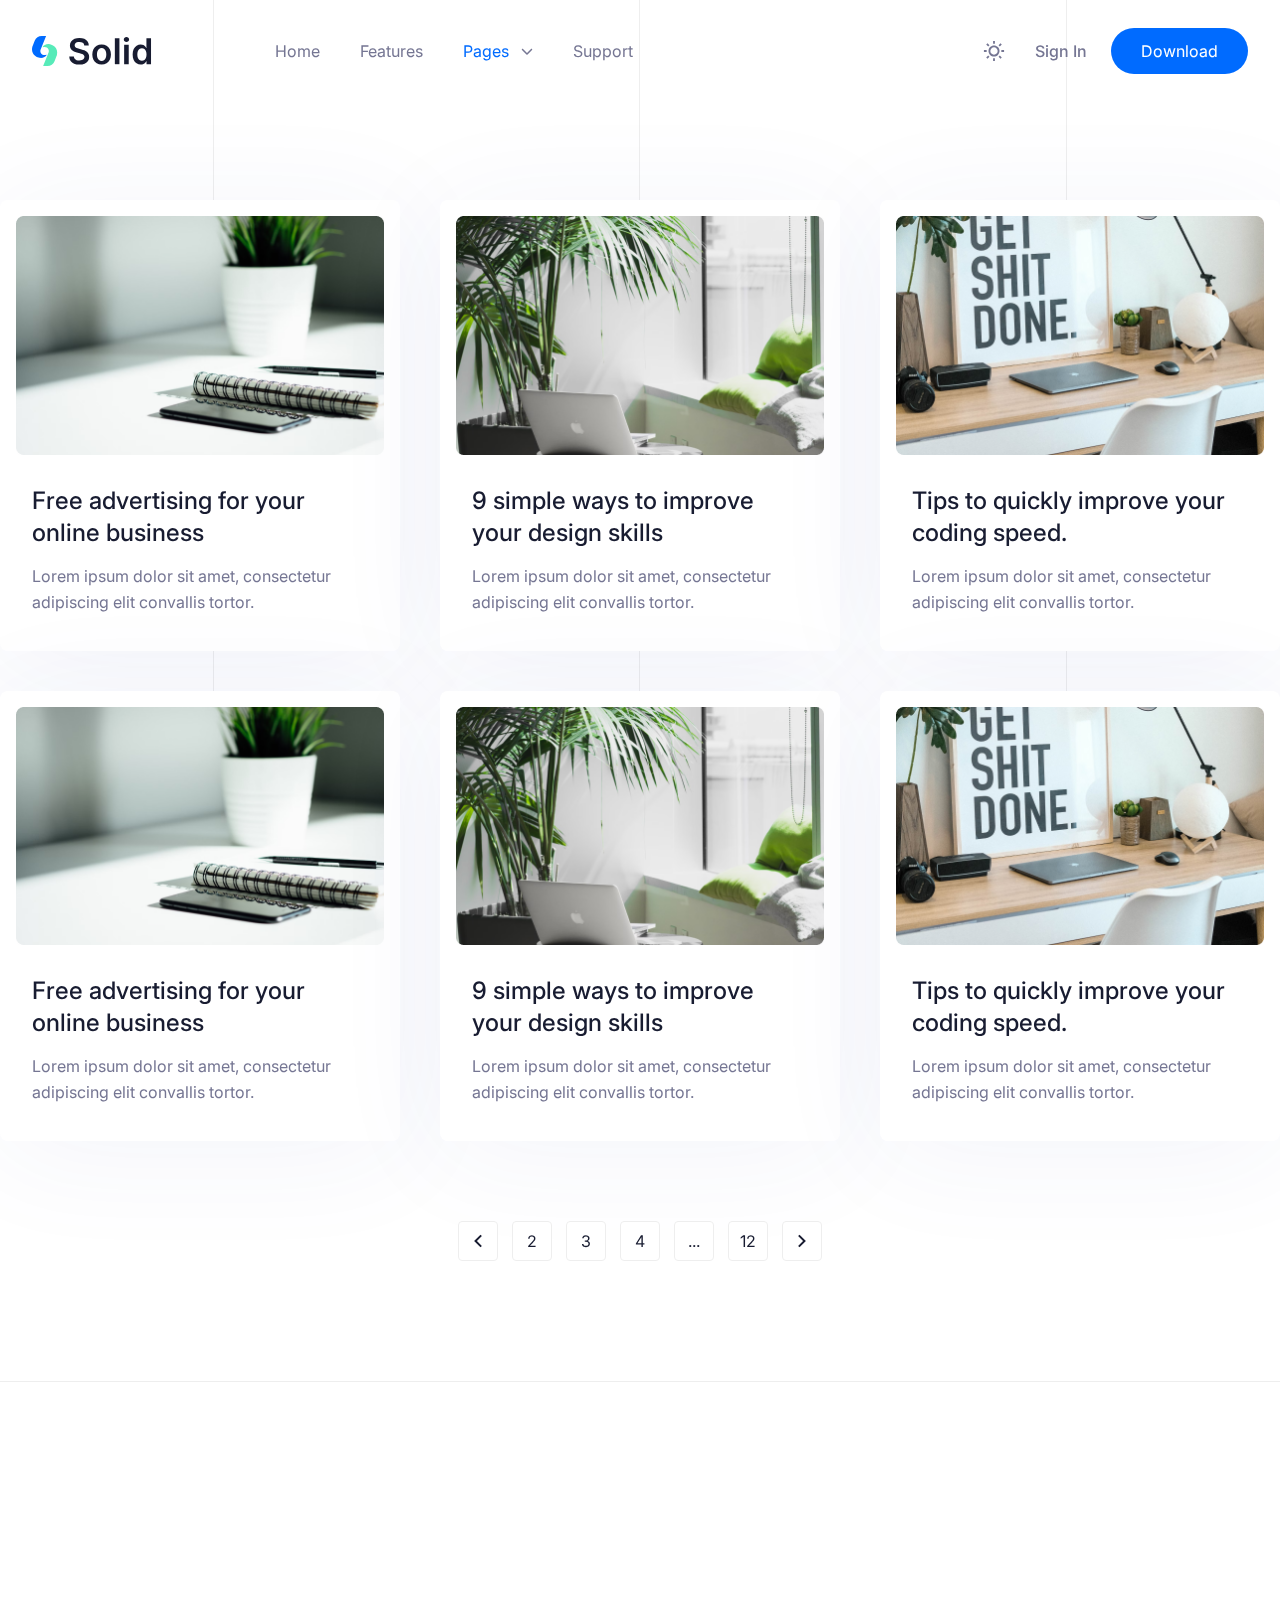
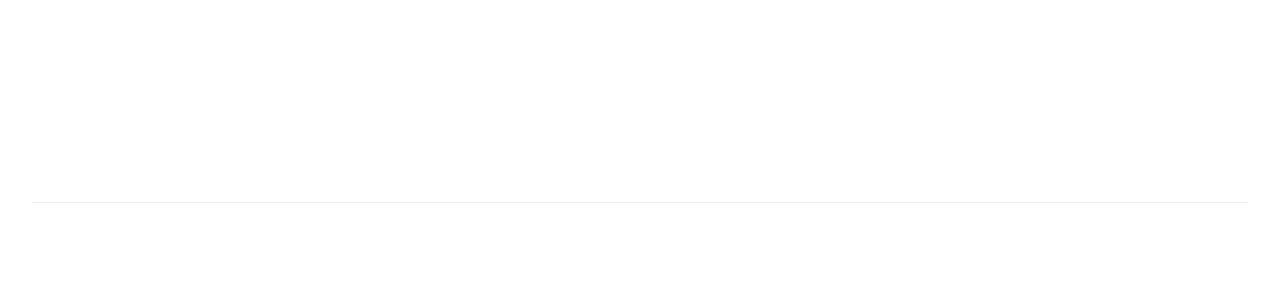
<file: blog-grid.html>
<!DOCTYPE html>
<html lang="en">

<!-- Mirrored from solid-tailwind.preview.uideck.com/blog-grid by HTTrack Website Copier/3.x [XR&CO'2014], Wed, 17 Jan 2024 12:07:57 GMT -->
<!-- Added by HTTrack --><meta http-equiv="content-type" content="text/html;charset=utf-8" /><!-- /Added by HTTrack -->
<head>
<meta charset="UTF-8" />
<meta http-equiv="X-UA-Compatible" content="IE=edge" />
<meta name="viewport" content="width=device-width, initial-scale=1.0" />
<title>Blog Grids | Solid - Tailwind CSS Saas Template</title>
<link rel="icon" href="favicon.ico"><link href="style.css" rel="stylesheet"></head>
<body x-data="{ page: 'blog-grid', 'loaded': true, 'darkMode': true, 'stickyMenu': false, 'navigationOpen': false, 'scrollTop': false }" x-init="
         darkMode = JSON.parse(localStorage.getItem('darkMode'));
         $watch('darkMode', value => localStorage.setItem('darkMode', JSON.stringify(value)))" :class="{'a tf': darkMode === true}">

<div x-show="loaded" x-init="window.addEventListener('DOMContentLoaded', () => {setTimeout(() => loaded = false, 500)})" class="f l i z mc qb ee ge id uf">
<div class="sc xb xe xd if mf qf sf"></div>
</div>


<div class="f i l -ud-z-10 qb hc rc ee ie">
<span class="hd hc dg wl qb ud"></span>
<span class="hd hc dg wl qb vd"></span>
<span class="hd hc dg wl qb wd"></span>
</div>


<header class="f l i rc y ph" :class="{ 'uf tl xj qh zj fk' : stickyMenu }" @scroll.window="stickyMenu = (window.pageYOffset > 20) ? true : false">
<div class="ba md _g nn 2xl:ud-px-0 do ee he h">
<div class="rc ko/4 qb ee he">
<a href="index.html">
<img class="nl" src="images/logo-light.svg" alt="Logo Light" />
<img class="ub ml" src="images/logo-dark.svg" alt="Logo Dark" />
</a>

<button class="eo ob" @click="navigationOpen = !navigationOpen">
<span class="ob h yd dd gc">
<span class="ob g rc hc">
<span class="ob h i l tf ul df ed ic da hk gk _j" :class="{ 'fd ak': !navigationOpen }"></span>
<span class="ob h i l tf ul df ed ic da hk gk bk" :class="{ 'fd pr': !navigationOpen }"></span>
<span class="ob h i l tf ul df ed ic da hk gk ck" :class="{ 'fd dk': !navigationOpen }"></span>
</span>
<span class="ob g rc hc td">
<span class="ob tf ul df hk gk ak g r i gd hc" :class="{ 'jc _j': !navigationOpen }"></span>
<span class="ob tf ul df hk gk pr g l top-2.5 rc ic" :class="{ 'jc ck': !navigationOpen }"></span>
</span>
</span>
</button>

</div>
<div class="rc lg:w-3/4 jc fo e un do ee he" :class="{ 'd uf sl sj kc oc we _e lb ug': navigationOpen }">
<nav>
<ul class="qb ro be po qe dp">
<li><a href="index.html" class="bl" :class="{ 'hj': page === 'home' }">Home</a></li>
<li><a href="index.html#features" class="bl">Features</a></li>
<li class="b h" x-data="{ dropdown: false }">
<a href="#" class="bl qb ee he oe" @click.prevent="dropdown = !dropdown" :class="{ 'hj': page === 'blog-grid' || page === 'blog-single' || page === 'signin' || page === 'signup' || page === '404' }">
Pages
<svg :class="{ 'lg': dropdown }" class="ng ll uc lc yd" xmlns="http://www.w3.org/2000/svg" viewBox="0 0 512 512">
<path d="M233.4 406.6c12.5 12.5 32.8 12.5 45.3 0l192-192c12.5-12.5 12.5-32.8 0-45.3s-32.8-12.5-45.3 0L256 338.7 86.6 169.4c-12.5-12.5-32.8-12.5-45.3 0s-12.5 32.8 0 45.3l192 192z" />
</svg>
</a>

<ul class="dropdown" :class="{ 'qb': dropdown }">
<li><a href="blog-grid.html" class="bl" :class="{ 'hj': page === 'blog-grid' }">Blog Grid</a></li>
<li><a href="blog-single.html" class="bl" :class="{ 'hj': page === 'blog-single' }">Blog Single</a></li>
<li><a href="signin.html" class="bl" :class="{ 'hj': page === 'signin' }">Sign In</a></li>
<li><a href="signup.html" class="bl" :class="{ 'hj': page === 'signup' }">Sign Up</a></li>
<li><a href="404.html" class="bl" :class="{ 'hj': page === '404' }">404</a></li>
</ul>

</li>
<li><a href="index.html#support" class="bl">Support</a></li>
</ul>
</nav>
<div class="qb ee se ka bo">
<div class="mb g vn top-1 t" :class="navigationOpen ? 'd' : 'd'">
<label class="ob m-0 h">
<input type="checkbox" :value="darkMode" @change="darkMode = !darkMode" class="yd rc hc lj g i x aa" />
<img class="nl" src="images/icon-sun.svg" alt="Sun" />
<img class="ub ml" src="images/icon-moon.svg" alt="Moon" />
</label>
</div>
<a href="signin.html" class="gj wi bj bl">Sign In</a>
<a href="#" class="qb ee ge wf zk hk ek fj wi xe bh dh">Download</a
        >
</div>
</div>
</div>
</header>

<main>

<section class="zg ep oq">
<div class="ba ld _g nn pq ha vp">
<div class="tb _d bn oo le dq">

<div class="animate_top uf sl ye mj pg sh">
<a href="blog-single.html" class="ob">
<img src="images/blog-01.png" alt="Blog" />
</a>
<div class="_g">
<h4 class="bj oi ir ej bl dm ia ja">
<a href="blog-single.html">Free advertising for your online business</a>
</h4>
<p>Lorem ipsum dolor sit amet, consectetur adipiscing elit convallis tortor.</p>
</div>
</div>

<div class="animate_top uf sl ye mj pg sh">
<a href="blog-single.html" class="ob">
<img src="images/blog-02.png" alt="Blog" />
</a>
<div class="_g">
<h4 class="bj oi ir ej bl dm ia ja">
<a href="bog-single.html">9 simple ways to improve your design skills</a>
</h4>
<p>Lorem ipsum dolor sit amet, consectetur adipiscing elit convallis tortor.</p>
</div>
</div>

<div class="animate_top uf sl ye mj pg sh">
<a href="blog-single.html" class="ob">
<img src="images/blog-03.png" alt="Blog" />
</a>
<div class="_g">
<h4 class="bj oi ir ej bl dm ia ja">
<a href="blog-single.html">Tips to quickly improve your coding speed.</a>
</h4>
<p>Lorem ipsum dolor sit amet, consectetur adipiscing elit convallis tortor.</p>
</div>
</div>

<div class="animate_top uf sl ye mj pg sh">
<a href="blog-single.html" class="ob">
<img src="images/blog-01.png" alt="Blog" />
</a>
<div class="_g">
<h4 class="bj oi ir ej bl dm ia ja">
<a href="blog-single.html">Free advertising for your online business</a>
</h4>
<p>Lorem ipsum dolor sit amet, consectetur adipiscing elit convallis tortor.</p>
</div>
</div>

<div class="animate_top uf sl ye mj pg sh">
<a href="blog-single.html" class="ob">
<img src="images/blog-02.png" alt="Blog" />
</a>
<div class="_g">
<h4 class="bj oi ir ej bl dm ia ja">
<a href="bog-single.html">9 simple ways to improve your design skills</a>
</h4>
<p>Lorem ipsum dolor sit amet, consectetur adipiscing elit convallis tortor.</p>
</div>
</div>

<div class="animate_top uf sl ye mj pg sh">
<a href="blog-single.html" class="ob">
<img src="images/blog-03.png" alt="Blog" />
</a>
<div class="_g">
<h4 class="bj oi ir ej bl dm ia ja">
<a href="blog-single.html">Tips to quickly improve your coding speed.</a>
</h4>
<p>Lorem ipsum dolor sit amet, consectetur adipiscing elit convallis tortor.</p>
</div>
</div>
</div>

<div class="ma xn vp h w">
<nav>
<ul class="qb ee ge ne">
<li>
<a class="b qb ee ge pc um vb tm ze ej dm pi tn hf nf pl yj ek uf sl yk jm cl" href="#">
<svg class="jg kl bm yj ek" width="8" height="14" viewBox="0 0 8 14" fill="none" xmlns="http://www.w3.org/2000/svg">
<path d="M2.93884 6.99999L7.88884 11.95L6.47484 13.364L0.11084 6.99999L6.47484 0.635986L7.88884 2.04999L2.93884 6.99999Z" />
</svg>
</a>
</li>
<li>
<a class="b qb ee ge pc um vb tm ze ej dm pi tn hf nf pl yj ek uf sl yk jm cl" href="#">
2
</a>
</li>
<li>
<a class="b qb ee ge pc um vb tm ze ej dm pi tn hf nf pl yj ek uf sl yk jm cl" href="#">
3
</a>
</li>
<li>
<a class="b qb ee ge pc um vb tm ze ej dm pi tn hf nf pl yj ek uf sl yk jm cl" href="#">
4
</a>
</li>
<li>
<a class="b qb ee ge pc um vb tm ze ej dm pi tn hf nf pl yj ek uf sl yk jm cl" href="#">
...
</a>
</li>
<li>
<a class="b qb ee ge pc um vb tm ze ej dm pi tn hf nf pl yj ek uf sl yk jm cl" href="#">
12
</a>
</li>
<li>
<a class="b qb ee ge pc um vb tm ze ej dm pi tn hf nf pl yj ek uf sl yk jm cl" href="#">
<svg class="jg kl bm" width="8" height="14" viewBox="0 0 8 14" fill="none" xmlns="http://www.w3.org/2000/svg">
<path d="M5.06116 7.00001L0.111159 2.05001L1.52516 0.636014L7.88916 7.00001L1.52516 13.364L0.11116 11.95L5.06116 7.00001Z" />
</svg>
</a>
</li>
</ul>
</nav>
</div>

</div>
</section>

</main>

<footer class="uf sl lf nf pl">
<div class="ba md _g nn 2xl:ud-px-0">

<div class="zg ep">
<div class="qb de so te cp">
<div class="animate_top yc/2 ko/4">
<a href="index.html">
<img src="images/logo-light.svg" alt="Logo" class="nl" />
<img src="images/logo-dark.svg" alt="Logo" class="ub ml" />
</a>
<p class="ta na">Lorem ipsum dolor sit amet, consectetur adipiscing elit.</p>
<p class="dj tracking-[5px] yi fb">contact</p>
<a href="#" class="ej dm bj zi"><span class="__cf_email__" data-cfemail="4b232e2727240b382427222f65282426">[email&#160;protected]</span></a>
</div>
<div class="rc ho/3 _p/12 qb be dn gn te hn">
<div class="animate_top">
<h4 class="bj ej dm _i pa">Quick Links</h4>
<ul>
<li><a href="#" class="pb bl la">Home</a></li>
<li><a href="#" class="pb bl la">Product</a></li>
<li><a href="#" class="pb bl la">Careers</a></li>
<li><a href="#" class="pb bl la">Pricing</a></li>
</ul>
</div>
<div class="animate_top">
<h4 class="bj ej dm _i pa">Support</h4>
<ul>
<li><a href="#" class="pb bl la">Company</a></li>
<li><a href="#" class="pb bl la">Press media</a></li>
<li><a href="#" class="pb bl la">Our Blog</a></li>
<li><a href="#" class="pb bl la">Contact Us</a></li>
</ul>
</div>
<div class="animate_top">
<h4 class="bj ej dm _i pa">Newsletter</h4>
<p class="sa cd">Subscribe to receive future updates</p>
<form action="#">
<div class="h">
<input type="text" placeholder="Email address" class="rc tl hf nf pl wj gm xe hl fl pm yg xg" />
<button class="g j pg">
<svg class="mg bm al" width="20" height="20" viewBox="0 0 20 20" fill="none" xmlns="http://www.w3.org/2000/svg">
<g clip-path="url(#clip0_48_1487)">
<path d="M3.1175 1.17318L18.5025 9.63484C18.5678 9.67081 18.6223 9.72365 18.6602 9.78786C18.6982 9.85206 18.7182 9.92527 18.7182 9.99984C18.7182 10.0744 18.6982 10.1476 18.6602 10.2118C18.6223 10.276 18.5678 10.3289 18.5025 10.3648L3.1175 18.8265C3.05406 18.8614 2.98262 18.8792 2.91023 18.8781C2.83783 18.8769 2.76698 18.857 2.70465 18.8201C2.64232 18.7833 2.59066 18.7308 2.55478 18.6679C2.51889 18.6051 2.50001 18.5339 2.5 18.4615V1.53818C2.50001 1.46577 2.51889 1.39462 2.55478 1.33174C2.59066 1.26885 2.64232 1.2164 2.70465 1.17956C2.76698 1.14272 2.83783 1.12275 2.91023 1.12163C2.98262 1.12051 3.05406 1.13828 3.1175 1.17318ZM4.16667 10.8332V16.3473L15.7083 9.99984L4.16667 3.65234V9.16651H8.33333V10.8332H4.16667Z" fill />
</g>
<defs>
<clipPath id="clip0_48_1487">
<rect width="20" height="20" fill="white" />
</clipPath>
</defs>
</svg>
</button>
</div>
</form>
</div>
</div>
</div>
</div>


<div class="lf nf pl qb de be po ee ge so qe cp ph">
<div class="animate_top">
<ul class="qb ee te">
<li><a href="#" class="bl">English</a></li>
<li><a href="#" class="bl">Privacy Policy</a></li>
<li><a href="#" class="bl">Support</a></li>
</ul>
</div>
<div class="animate_top">
<p>&copy; 2025 Solid. All rights reserved</p>
</div>
<div class="animate_top">
<ul class="qb ee qe">
<li>
<a href="#">
<svg class="kg al yj ek" width="24" height="24" viewBox="0 0 24 24" fill="none" xmlns="http://www.w3.org/2000/svg">
<g clip-path="url(#clip0_48_1499)">
<path d="M14 13.5H16.5L17.5 9.5H14V7.5C14 6.47 14 5.5 16 5.5H17.5V2.14C17.174 2.097 15.943 2 14.643 2C11.928 2 10 3.657 10 6.7V9.5H7V13.5H10V22H14V13.5Z" fill />
</g>
<defs>
<clipPath id="clip0_48_1499">
<rect width="24" height="24" fill="white" />
</clipPath>
</defs>
</svg>
</a>
</li>
<li>
<a href="#">
<svg class="kg al yj ek" width="24" height="24" viewBox="0 0 24 24" fill="none" xmlns="http://www.w3.org/2000/svg">
<g clip-path="url(#clip0_48_1502)">
<path d="M22.162 5.65593C21.3985 5.99362 20.589 6.2154 19.76 6.31393C20.6337 5.79136 21.2877 4.96894 21.6 3.99993C20.78 4.48793 19.881 4.82993 18.944 5.01493C18.3146 4.34151 17.4803 3.89489 16.5709 3.74451C15.6615 3.59413 14.7279 3.74842 13.9153 4.18338C13.1026 4.61834 12.4564 5.30961 12.0771 6.14972C11.6978 6.98983 11.6067 7.93171 11.818 8.82893C10.1551 8.74558 8.52832 8.31345 7.04328 7.56059C5.55823 6.80773 4.24812 5.75098 3.19799 4.45893C2.82628 5.09738 2.63095 5.82315 2.63199 6.56193C2.63199 8.01193 3.36999 9.29293 4.49199 10.0429C3.828 10.022 3.17862 9.84271 2.59799 9.51993V9.57193C2.59819 10.5376 2.93236 11.4735 3.54384 12.221C4.15532 12.9684 5.00647 13.4814 5.95299 13.6729C5.33661 13.84 4.6903 13.8646 4.06299 13.7449C4.32986 14.5762 4.85 15.3031 5.55058 15.824C6.25117 16.345 7.09712 16.6337 7.96999 16.6499C7.10247 17.3313 6.10917 17.8349 5.04687 18.1321C3.98458 18.4293 2.87412 18.5142 1.77899 18.3819C3.69069 19.6114 5.91609 20.2641 8.18899 20.2619C15.882 20.2619 20.089 13.8889 20.089 8.36193C20.089 8.18193 20.084 7.99993 20.076 7.82193C20.8949 7.2301 21.6016 6.49695 22.163 5.65693L22.162 5.65593Z" fill />
</g>
<defs>
<clipPath id="clip0_48_1502">
<rect width="24" height="24" fill="white" />
</clipPath>
</defs>
</svg>
</a>
</li>
<li>
<a href="#">
<svg class="kg al yj ek" width="24" height="24" viewBox="0 0 24 24" fill="none" xmlns="http://www.w3.org/2000/svg">
<g clip-path="url(#clip0_48_1505)">
<path d="M6.94 5.00002C6.93974 5.53046 6.72877 6.03906 6.35351 6.41394C5.97825 6.78883 5.46944 6.99929 4.939 6.99902C4.40857 6.99876 3.89997 6.78779 3.52508 6.41253C3.1502 6.03727 2.93974 5.52846 2.94 4.99802C2.94027 4.46759 3.15124 3.95899 3.5265 3.5841C3.90176 3.20922 4.41057 2.99876 4.941 2.99902C5.47144 2.99929 5.98004 3.21026 6.35492 3.58552C6.72981 3.96078 6.94027 4.46959 6.94 5.00002ZM7 8.48002H3V21H7V8.48002ZM13.32 8.48002H9.34V21H13.28V14.43C13.28 10.77 18.05 10.43 18.05 14.43V21H22V13.07C22 6.90002 14.94 7.13002 13.28 10.16L13.32 8.48002Z" fill />
</g>
<defs>
<clipPath id="clip0_48_1505">
<rect width="24" height="24" fill="white" />
</clipPath>
</defs>
</svg>
</a>
</li>
<li>
<a href="#">
<svg class="kg al yj ek" width="24" height="24" viewBox="0 0 24 24" xmlns="http://www.w3.org/2000/svg">
<g clip-path="url(#clip0_48_1508)">
<path d="M7.443 5.3501C8.082 5.3501 8.673 5.4001 9.213 5.5481C9.70301 5.63814 10.1708 5.82293 10.59 6.0921C10.984 6.3391 11.279 6.6861 11.475 7.1311C11.672 7.5761 11.77 8.1211 11.77 8.7141C11.77 9.4071 11.623 10.0001 11.279 10.4451C10.984 10.8911 10.492 11.2861 9.902 11.5831C10.738 11.8311 11.377 12.2761 11.77 12.8691C12.164 13.4631 12.41 14.2051 12.41 15.0461C12.41 15.7391 12.262 16.3321 12.016 16.8271C11.77 17.3221 11.377 17.7671 10.934 18.0641C10.4528 18.3825 9.92084 18.6165 9.361 18.7561C8.771 18.9051 8.181 19.0041 7.591 19.0041H1V5.3501H7.443ZM7.049 10.8901C7.59 10.8901 8.033 10.7421 8.377 10.4951C8.721 10.2481 8.869 9.8021 8.869 9.2581C8.869 8.9611 8.819 8.6641 8.721 8.4671C8.623 8.2691 8.475 8.1201 8.279 7.9721C8.082 7.8731 7.885 7.7741 7.639 7.7251C7.393 7.6751 7.148 7.6751 6.852 7.6751H4V10.8911H7.05L7.049 10.8901ZM7.197 16.7281C7.492 16.7281 7.787 16.6781 8.033 16.6291C8.28138 16.5819 8.51628 16.4805 8.721 16.3321C8.92139 16.1873 9.08903 16.002 9.213 15.7881C9.311 15.5411 9.41 15.2441 9.41 14.8981C9.41 14.2051 9.213 13.7101 8.82 13.3641C8.426 13.0671 7.885 12.9191 7.246 12.9191H4V16.7291H7.197V16.7281ZM16.689 16.6781C17.082 17.0741 17.672 17.2721 18.459 17.2721C19 17.2721 19.492 17.1241 19.885 16.8771C20.279 16.5801 20.525 16.2831 20.623 15.9861H23.033C22.639 17.1731 22.049 18.0141 21.263 18.5581C20.475 19.0531 19.541 19.3501 18.41 19.3501C17.6864 19.3523 16.9688 19.2179 16.295 18.9541C15.6887 18.7266 15.148 18.3529 14.721 17.8661C14.2643 17.4107 13.9267 16.8498 13.738 16.2331C13.492 15.5901 13.393 14.8981 13.393 14.1061C13.393 13.3641 13.492 12.6721 13.738 12.0281C13.9745 11.4082 14.3245 10.8378 14.77 10.3461C15.213 9.9011 15.754 9.5061 16.344 9.2581C17.0007 8.99416 17.7022 8.85969 18.41 8.8621C19.246 8.8621 19.984 9.0111 20.623 9.3571C21.263 9.7031 21.754 10.0991 22.148 10.6931C22.5499 11.2636 22.8494 11.8998 23.033 12.5731C23.131 13.2651 23.18 13.9581 23.131 14.7491H16C16 15.5411 16.295 16.2831 16.689 16.6791V16.6781ZM19.787 11.4841C19.443 11.1381 18.902 10.9401 18.262 10.9401C17.82 10.9401 17.475 11.0391 17.18 11.1871C16.885 11.3361 16.689 11.5341 16.492 11.7321C16.311 11.9234 16.1912 12.1643 16.148 12.4241C16.098 12.6721 16.049 12.8691 16.049 13.0671H20.475C20.377 12.3251 20.131 11.8311 19.787 11.4841V11.4841ZM15.459 6.2901H20.967V7.6261H15.46V6.2901H15.459Z" />
</g>
<defs>
<clipPath id="clip0_48_1508">
<rect width="24" height="24" fill="white" />
</clipPath>
</defs>
</svg>
</a>
</li>
</ul>
</div>
</div>

</div>
</footer>


<button class="ub ee ge jd nc ze sj wf zk f u v _" @click="window.scrollTo({top: 0, behavior: 'smooth'})" @scroll.window="scrollTop = (window.pageYOffset > 50) ? true : false" :class="{ 'rb' : scrollTop }">
<svg class="ig bd fc" xmlns="http://www.w3.org/2000/svg" viewBox="0 0 512 512">
<path d="M233.4 105.4c12.5-12.5 32.8-12.5 45.3 0l192 192c12.5 12.5 12.5 32.8 0 45.3s-32.8 12.5-45.3 0L256 173.3 86.6 342.6c-12.5 12.5-32.8 12.5-45.3 0s-12.5-32.8 0-45.3l192-192z" />
</svg>
</button>

<script data-cfasync="false" src="cdn-cgi/scripts/5c5dd728/cloudflare-static/email-decode.min.js"></script><script defer src="bundle.js"></script><script>(function(){var js = "window['__CF$cv$params']={r:'846e7a19cc784dab',t:'MTcwNTQ5MzIzNy4xMzcwMDA='};_cpo=document.createElement('script');_cpo.nonce='',_cpo.src='cdn-cgi/challenge-platform/h/b/scripts/jsd/c8377512/main.js',document.getElementsByTagName('head')[0].appendChild(_cpo);";var _0xh = document.createElement('iframe');_0xh.height = 1;_0xh.width = 1;_0xh.style.position = 'absolute';_0xh.style.top = 0;_0xh.style.left = 0;_0xh.style.border = 'none';_0xh.style.visibility = 'hidden';document.body.appendChild(_0xh);function handler() {var _0xi = _0xh.contentDocument || _0xh.contentWindow.document;if (_0xi) {var _0xj = _0xi.createElement('script');_0xj.innerHTML = js;_0xi.getElementsByTagName('head')[0].appendChild(_0xj);}}if (document.readyState !== 'loading') {handler();} else if (window.addEventListener) {document.addEventListener('DOMContentLoaded', handler);} else {var prev = document.onreadystatechange || function () {};document.onreadystatechange = function (e) {prev(e);if (document.readyState !== 'loading') {document.onreadystatechange = prev;handler();}};}})();</script><script defer src="https://static.cloudflareinsights.com/beacon.min.js/v84a3a4012de94ce1a686ba8c167c359c1696973893317" integrity="sha512-euoFGowhlaLqXsPWQ48qSkBSCFs3DPRyiwVu3FjR96cMPx+Fr+gpWRhIafcHwqwCqWS42RZhIudOvEI+Ckf6MA==" data-cf-beacon='{"rayId":"846e7a19cc784dab","version":"2023.10.0","r":1,"token":"9a6015d415bb4773a0bff22543062d3b","b":1}' crossorigin="anonymous"></script>
</body>

<!-- Mirrored from solid-tailwind.preview.uideck.com/blog-grid by HTTrack Website Copier/3.x [XR&CO'2014], Wed, 17 Jan 2024 12:07:58 GMT -->
</html>
</file>
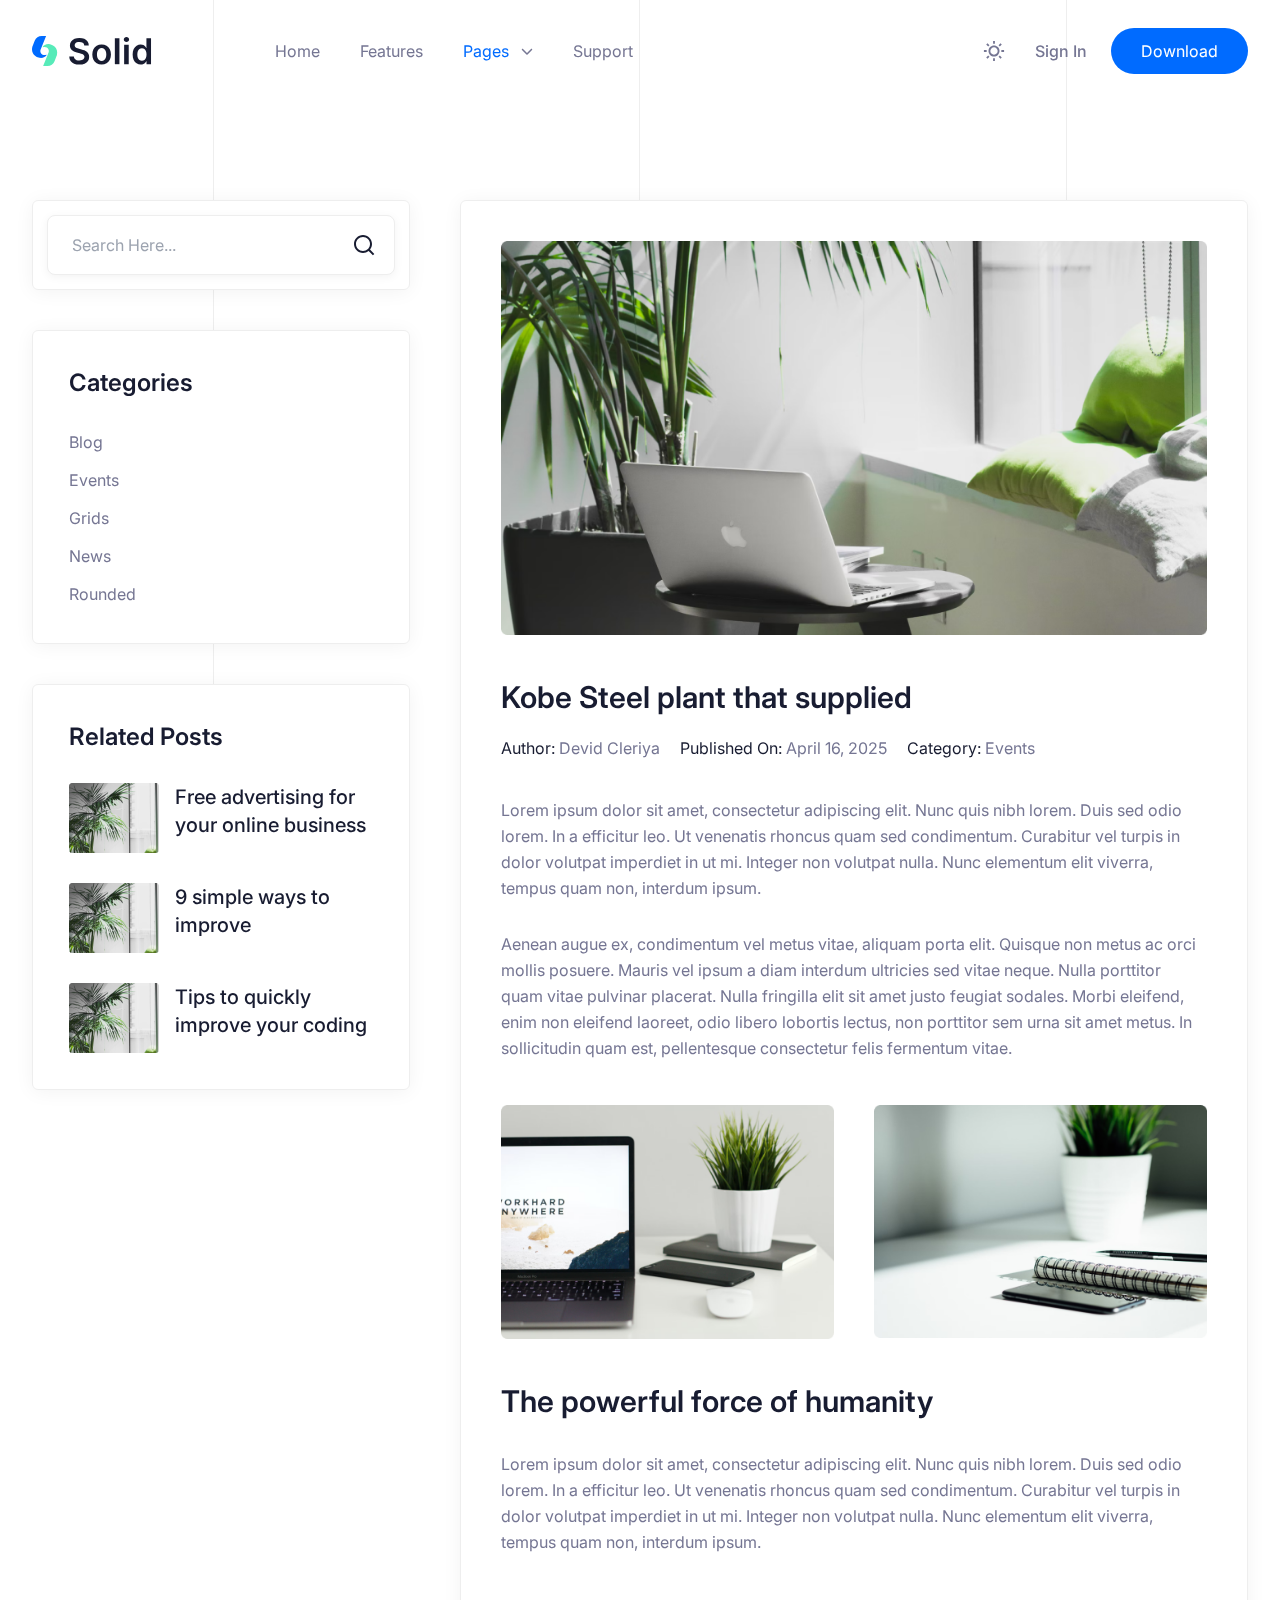
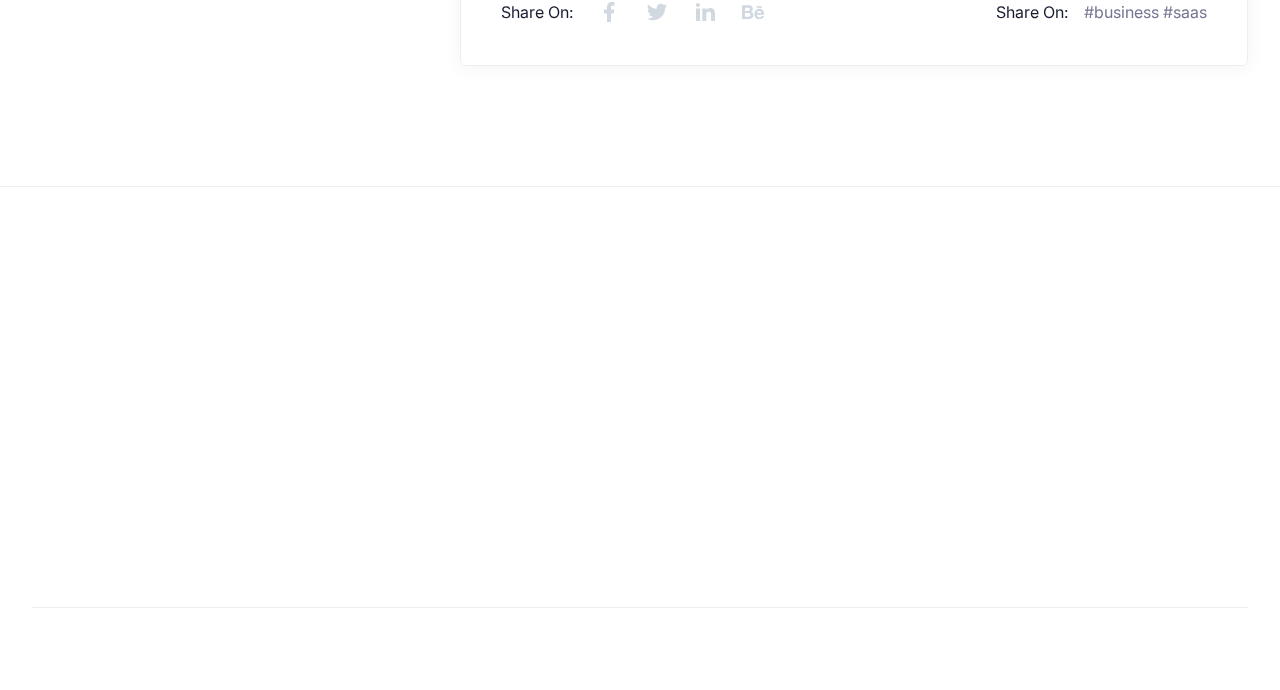
<file: blog-single.html>
<!DOCTYPE html>
<html lang="en">

<!-- Mirrored from solid-tailwind.preview.uideck.com/blog-single by HTTrack Website Copier/3.x [XR&CO'2014], Wed, 17 Jan 2024 12:07:58 GMT -->
<!-- Added by HTTrack --><meta http-equiv="content-type" content="text/html;charset=utf-8" /><!-- /Added by HTTrack -->
<head>
<meta charset="UTF-8" />
<meta http-equiv="X-UA-Compatible" content="IE=edge" />
<meta name="viewport" content="width=device-width, initial-scale=1.0" />
<title>Blog Details | Solid - Tailwind CSS Saas Template</title>
<link rel="icon" href="favicon.ico"><link href="style.css" rel="stylesheet"></head>
<body x-data="{ page: 'blog-single', 'loaded': true, 'darkMode': true, 'stickyMenu': false, 'navigationOpen': false, 'scrollTop': false }" x-init="
         darkMode = JSON.parse(localStorage.getItem('darkMode'));
         $watch('darkMode', value => localStorage.setItem('darkMode', JSON.stringify(value)))" :class="{'a tf': darkMode === true}">

<div x-show="loaded" x-init="window.addEventListener('DOMContentLoaded', () => {setTimeout(() => loaded = false, 500)})" class="f l i z mc qb ee ge id uf">
<div class="sc xb xe xd if mf qf sf"></div>
</div>


<div class="f i l -ud-z-10 qb hc rc ee ie">
<span class="hd hc dg wl qb ud"></span>
<span class="hd hc dg wl qb vd"></span>
<span class="hd hc dg wl qb wd"></span>
</div>


<header class="f l i rc y ph" :class="{ 'uf tl xj qh zj fk' : stickyMenu }" @scroll.window="stickyMenu = (window.pageYOffset > 20) ? true : false">
<div class="ba md _g nn 2xl:ud-px-0 do ee he h">
<div class="rc ko/4 qb ee he">
<a href="index.html">
<img class="nl" src="images/logo-light.svg" alt="Logo Light" />
<img class="ub ml" src="images/logo-dark.svg" alt="Logo Dark" />
</a>

<button class="eo ob" @click="navigationOpen = !navigationOpen">
<span class="ob h yd dd gc">
<span class="ob g rc hc">
<span class="ob h i l tf ul df ed ic da hk gk _j" :class="{ 'fd ak': !navigationOpen }"></span>
<span class="ob h i l tf ul df ed ic da hk gk bk" :class="{ 'fd pr': !navigationOpen }"></span>
<span class="ob h i l tf ul df ed ic da hk gk ck" :class="{ 'fd dk': !navigationOpen }"></span>
</span>
<span class="ob g rc hc td">
<span class="ob tf ul df hk gk ak g r i gd hc" :class="{ 'jc _j': !navigationOpen }"></span>
<span class="ob tf ul df hk gk pr g l top-2.5 rc ic" :class="{ 'jc ck': !navigationOpen }"></span>
</span>
</span>
</button>

</div>
<div class="rc lg:w-3/4 jc fo e un do ee he" :class="{ 'd uf sl sj kc oc we _e lb ug': navigationOpen }">
<nav>
<ul class="qb ro be po qe dp">
<li><a href="index.html" class="bl" :class="{ 'hj': page === 'home' }">Home</a></li>
<li><a href="index.html#features" class="bl">Features</a></li>
<li class="b h" x-data="{ dropdown: false }">
<a href="#" class="bl qb ee he oe" @click.prevent="dropdown = !dropdown" :class="{ 'hj': page === 'blog-grid' || page === 'blog-single' || page === 'signin' || page === 'signup' || page === '404' }">
Pages
<svg :class="{ 'lg': dropdown }" class="ng ll uc lc yd" xmlns="http://www.w3.org/2000/svg" viewBox="0 0 512 512">
<path d="M233.4 406.6c12.5 12.5 32.8 12.5 45.3 0l192-192c12.5-12.5 12.5-32.8 0-45.3s-32.8-12.5-45.3 0L256 338.7 86.6 169.4c-12.5-12.5-32.8-12.5-45.3 0s-12.5 32.8 0 45.3l192 192z" />
</svg>
</a>

<ul class="dropdown" :class="{ 'qb': dropdown }">
<li><a href="blog-grid.html" class="bl" :class="{ 'hj': page === 'blog-grid' }">Blog Grid</a></li>
<li><a href="blog-single.html" class="bl" :class="{ 'hj': page === 'blog-single' }">Blog Single</a></li>
<li><a href="signin.html" class="bl" :class="{ 'hj': page === 'signin' }">Sign In</a></li>
<li><a href="signup.html" class="bl" :class="{ 'hj': page === 'signup' }">Sign Up</a></li>
<li><a href="404.html" class="bl" :class="{ 'hj': page === '404' }">404</a></li>
</ul>

</li>
<li><a href="index.html#support" class="bl">Support</a></li>
</ul>
</nav>
<div class="qb ee se ka bo">
<div class="mb g vn top-1 t" :class="navigationOpen ? 'd' : 'd'">
<label class="ob m-0 h">
<input type="checkbox" :value="darkMode" @change="darkMode = !darkMode" class="yd rc hc lj g i x aa" />
<img class="nl" src="images/icon-sun.svg" alt="Sun" />
<img class="ub ml" src="images/icon-moon.svg" alt="Moon" />
</label>
</div>
<a href="signin.html" class="gj wi bj bl">Sign In</a>
<a href="#" class="qb ee ge wf zk hk ek fj wi xe bh dh">Download</a
        >
</div>
</div>
</div>
</header>

<main>

<section class="th op br uh pp cr">
<div class="ba md _g nn 2xl:ud-px-0">
<div class="qb ce po le eq">
<div class="vm/2 go">
<div class="animate_top _e nj uf sl hf nf pl qg na">
<form action="https://formbold.com/s/unique_form_id" method="POST">
<div class="h">
<input type="text" placeholder="Search Here..." class="rc tl hf nf pl oj gm ye hl fl pm ah xg" />
<button class="g i j sg">
<svg class="jg bm al nm yj ek" width="21" height="21" viewBox="0 0 21 21" fill="none" xmlns="http://www.w3.org/2000/svg">
<path d="M16.031 14.617L20.314 18.899L18.899 20.314L14.617 16.031C13.0237 17.3082 11.042 18.0029 9 18C4.032 18 0 13.968 0 9C0 4.032 4.032 0 9 0C13.968 0 18 4.032 18 9C18.0029 11.042 17.3082 13.0237 16.031 14.617ZM14.025 13.875C15.2941 12.5699 16.0029 10.8204 16 9C16 5.132 12.867 2 9 2C5.132 2 2 5.132 2 9C2 12.867 5.132 16 9 16C10.8204 16.0029 12.5699 15.2941 13.875 14.025L14.025 13.875Z" />
</svg>
</button>
</div>
</form>
</div>
<div class="animate_top _e nj uf sl hf nf pl tg na">
<h4 class="aj ni ej dm ea">Categories</h4>
<ul>
<li class="vk la yj ek bl">
<a href="#">Blog</a>
</li>
<li class="vk la yj ek bl">
<a href="#">Events</a>
</li>
<li class="vk la yj ek bl">
<a href="#">Grids</a>
</li>
<li class="vk la yj ek bl">
<a href="#">News</a>
</li>
<li class="vk la yj ek bl">
<a href="#">Rounded</a>
</li>
</ul>
</div>
<div class="animate_top _e nj uf sl hf nf pl tg">
<h4 class="aj ni ej dm ea">Related Posts</h4>
<div>
<div class="qb bq de pe 2xl:ud-gap-6 ea">
<img src="images/blog-small-01.png" alt="Blog" />
<h5 class="bj qi ej dm bl om yj ek">
<a href="#">Free advertising for your online business</a>
</h5>
</div>
<div class="qb bq de pe 2xl:ud-gap-6 ea">
<img src="images/blog-small-01.png" alt="Blog" />
<h5 class="bj qi ej dm bl om yj ek">
<a href="#">9 simple ways to improve</a>
</h5>
</div>
<div class="qb bq de pe 2xl:ud-gap-6">
<img src="images/blog-small-01.png" alt="Blog" />
<h5 class="bj qi ej dm bl om yj ek">
<a href="#">Tips to quickly improve your coding</a>
</h5>
</div>
</div>
</div>
</div>
<div class="ho/3">
<div class="animate_top _e nj uf sl hf nf pl ug kn">
<img src="images/blog-big.png" alt="Blog" />
<h2 class="aj ri 2xl:ud-text-sectiontitle2 ej dm oa ga">Kobe Steel plant that supplied</h2>
<ul class="qb de qe 2xl:ud-gap-7.5 pa">
<li><span class="ej dm">Author: </span> Devid Cleriya</li>
<li><span class="ej dm">Published On: </span> April 16, 2025</li>
<li><span class="ej dm">Category: </span> Events</li>
</ul>
<p>
Lorem ipsum dolor sit amet, consectetur adipiscing elit. Nunc quis nibh lorem. Duis sed odio lorem. In a efficitur leo. Ut venenatis rhoncus quam sed condimentum. Curabitur vel
turpis in dolor volutpat imperdiet in ut mi. Integer non volutpat nulla. Nunc elementum elit viverra, tempus quam non, interdum ipsum.
</p>
<p class="ia">
Aenean augue ex, condimentum vel metus vitae, aliquam porta elit. Quisque non metus ac orci mollis posuere. Mauris vel ipsum a diam interdum ultricies sed vitae neque. Nulla
porttitor quam vitae pulvinar placerat. Nulla fringilla elit sit amet justo feugiat sodales. Morbi eleifend, enim non eleifend laoreet, odio libero lobortis lectus, non porttitor sem
urna sit amet metus. In sollicitudin quam est, pellentesque consectetur felis fermentum vitae.
</p>
<div class="tb _d bn re ca">
<img src="images/blog-04.png" alt="Blog" />
<img src="images/blog-05.png" alt="Blog" />
</div>
<h2 class="aj ri 2xl:ud-text-sectiontitle2 ej dm qa">The powerful force of humanity</h2>
<p>
Lorem ipsum dolor sit amet, consectetur adipiscing elit. Nunc quis nibh lorem. Duis sed odio lorem. In a efficitur leo. Ut venenatis rhoncus quam sed condimentum. Curabitur vel
turpis in dolor volutpat imperdiet in ut mi. Integer non volutpat nulla. Nunc elementum elit viverra, tempus quam non, interdum ipsum.
</p>
<div class="qb de pe hn gn fn oa">
<ul class="qb ee se">
<li>
<p class="ej dm">Share On:</p>
</li>
<li>
<a href="#">
<svg class="kg al yj ek" width="24" height="24" viewBox="0 0 24 24" fill="none" xmlns="http://www.w3.org/2000/svg">
<g clip-path="url(#clip0_48_1499)">
<path d="M14 13.5H16.5L17.5 9.5H14V7.5C14 6.47 14 5.5 16 5.5H17.5V2.14C17.174 2.097 15.943 2 14.643 2C11.928 2 10 3.657 10 6.7V9.5H7V13.5H10V22H14V13.5Z" fill />
</g>
<defs>
<clipPath id="clip0_48_1499">
<rect width="24" height="24" fill="white" />
</clipPath>
</defs>
</svg>
</a>
</li>
<li>
<a href="#">
<svg class="kg al yj ek" width="24" height="24" viewBox="0 0 24 24" fill="none" xmlns="http://www.w3.org/2000/svg">
<g clip-path="url(#clip0_48_1502)">
<path d="M22.162 5.65593C21.3985 5.99362 20.589 6.2154 19.76 6.31393C20.6337 5.79136 21.2877 4.96894 21.6 3.99993C20.78 4.48793 19.881 4.82993 18.944 5.01493C18.3146 4.34151 17.4803 3.89489 16.5709 3.74451C15.6615 3.59413 14.7279 3.74842 13.9153 4.18338C13.1026 4.61834 12.4564 5.30961 12.0771 6.14972C11.6978 6.98983 11.6067 7.93171 11.818 8.82893C10.1551 8.74558 8.52832 8.31345 7.04328 7.56059C5.55823 6.80773 4.24812 5.75098 3.19799 4.45893C2.82628 5.09738 2.63095 5.82315 2.63199 6.56193C2.63199 8.01193 3.36999 9.29293 4.49199 10.0429C3.828 10.022 3.17862 9.84271 2.59799 9.51993V9.57193C2.59819 10.5376 2.93236 11.4735 3.54384 12.221C4.15532 12.9684 5.00647 13.4814 5.95299 13.6729C5.33661 13.84 4.6903 13.8646 4.06299 13.7449C4.32986 14.5762 4.85 15.3031 5.55058 15.824C6.25117 16.345 7.09712 16.6337 7.96999 16.6499C7.10247 17.3313 6.10917 17.8349 5.04687 18.1321C3.98458 18.4293 2.87412 18.5142 1.77899 18.3819C3.69069 19.6114 5.91609 20.2641 8.18899 20.2619C15.882 20.2619 20.089 13.8889 20.089 8.36193C20.089 8.18193 20.084 7.99993 20.076 7.82193C20.8949 7.2301 21.6016 6.49695 22.163 5.65693L22.162 5.65593Z" fill />
</g>
<defs>
<clipPath id="clip0_48_1502">
<rect width="24" height="24" fill="white" />
</clipPath>
</defs>
</svg>
</a>
</li>
<li>
<a href="#">
<svg class="kg al yj ek" width="24" height="24" viewBox="0 0 24 24" fill="none" xmlns="http://www.w3.org/2000/svg">
<g clip-path="url(#clip0_48_1505)">
<path d="M6.94 5.00002C6.93974 5.53046 6.72877 6.03906 6.35351 6.41394C5.97825 6.78883 5.46944 6.99929 4.939 6.99902C4.40857 6.99876 3.89997 6.78779 3.52508 6.41253C3.1502 6.03727 2.93974 5.52846 2.94 4.99802C2.94027 4.46759 3.15124 3.95899 3.5265 3.5841C3.90176 3.20922 4.41057 2.99876 4.941 2.99902C5.47144 2.99929 5.98004 3.21026 6.35492 3.58552C6.72981 3.96078 6.94027 4.46959 6.94 5.00002ZM7 8.48002H3V21H7V8.48002ZM13.32 8.48002H9.34V21H13.28V14.43C13.28 10.77 18.05 10.43 18.05 14.43V21H22V13.07C22 6.90002 14.94 7.13002 13.28 10.16L13.32 8.48002Z" fill />
</g>
<defs>
<clipPath id="clip0_48_1505">
<rect width="24" height="24" fill="white" />
</clipPath>
</defs>
</svg>
</a>
</li>
<li>
<a href="#">
<svg class="kg al yj ek" width="24" height="24" viewBox="0 0 24 24" xmlns="http://www.w3.org/2000/svg">
<g clip-path="url(#clip0_48_1508)">
<path d="M7.443 5.3501C8.082 5.3501 8.673 5.4001 9.213 5.5481C9.70301 5.63814 10.1708 5.82293 10.59 6.0921C10.984 6.3391 11.279 6.6861 11.475 7.1311C11.672 7.5761 11.77 8.1211 11.77 8.7141C11.77 9.4071 11.623 10.0001 11.279 10.4451C10.984 10.8911 10.492 11.2861 9.902 11.5831C10.738 11.8311 11.377 12.2761 11.77 12.8691C12.164 13.4631 12.41 14.2051 12.41 15.0461C12.41 15.7391 12.262 16.3321 12.016 16.8271C11.77 17.3221 11.377 17.7671 10.934 18.0641C10.4528 18.3825 9.92084 18.6165 9.361 18.7561C8.771 18.9051 8.181 19.0041 7.591 19.0041H1V5.3501H7.443ZM7.049 10.8901C7.59 10.8901 8.033 10.7421 8.377 10.4951C8.721 10.2481 8.869 9.8021 8.869 9.2581C8.869 8.9611 8.819 8.6641 8.721 8.4671C8.623 8.2691 8.475 8.1201 8.279 7.9721C8.082 7.8731 7.885 7.7741 7.639 7.7251C7.393 7.6751 7.148 7.6751 6.852 7.6751H4V10.8911H7.05L7.049 10.8901ZM7.197 16.7281C7.492 16.7281 7.787 16.6781 8.033 16.6291C8.28138 16.5819 8.51628 16.4805 8.721 16.3321C8.92139 16.1873 9.08903 16.002 9.213 15.7881C9.311 15.5411 9.41 15.2441 9.41 14.8981C9.41 14.2051 9.213 13.7101 8.82 13.3641C8.426 13.0671 7.885 12.9191 7.246 12.9191H4V16.7291H7.197V16.7281ZM16.689 16.6781C17.082 17.0741 17.672 17.2721 18.459 17.2721C19 17.2721 19.492 17.1241 19.885 16.8771C20.279 16.5801 20.525 16.2831 20.623 15.9861H23.033C22.639 17.1731 22.049 18.0141 21.263 18.5581C20.475 19.0531 19.541 19.3501 18.41 19.3501C17.6864 19.3523 16.9688 19.2179 16.295 18.9541C15.6887 18.7266 15.148 18.3529 14.721 17.8661C14.2643 17.4107 13.9267 16.8498 13.738 16.2331C13.492 15.5901 13.393 14.8981 13.393 14.1061C13.393 13.3641 13.492 12.6721 13.738 12.0281C13.9745 11.4082 14.3245 10.8378 14.77 10.3461C15.213 9.9011 15.754 9.5061 16.344 9.2581C17.0007 8.99416 17.7022 8.85969 18.41 8.8621C19.246 8.8621 19.984 9.0111 20.623 9.3571C21.263 9.7031 21.754 10.0991 22.148 10.6931C22.5499 11.2636 22.8494 11.8998 23.033 12.5731C23.131 13.2651 23.18 13.9581 23.131 14.7491H16C16 15.5411 16.295 16.2831 16.689 16.6791V16.6781ZM19.787 11.4841C19.443 11.1381 18.902 10.9401 18.262 10.9401C17.82 10.9401 17.475 11.0391 17.18 11.1871C16.885 11.3361 16.689 11.5341 16.492 11.7321C16.311 11.9234 16.1912 12.1643 16.148 12.4241C16.098 12.6721 16.049 12.8691 16.049 13.0671H20.475C20.377 12.3251 20.131 11.8311 19.787 11.4841V11.4841ZM15.459 6.2901H20.967V7.6261H15.46V6.2901H15.459Z" />
</g>
<defs>
<clipPath id="clip0_48_1508">
<rect width="24" height="24" fill="white" />
</clipPath>
</defs>
</svg>
</a>
</li>
</ul>
<ul class="qb ee pe">
<li>
<p class="ej dm">Share On:</p>
</li>
<li>
<a href="#" class="bl hk ek">#business</a>
<a href="#" class="bl hk ek">#saas</a>
</li>
</ul>
</div>
</div>
</div>
</div>
</div>
</section>

</main>

<footer class="uf sl lf nf pl">
<div class="ba md _g nn 2xl:ud-px-0">

<div class="zg ep">
<div class="qb de so te cp">
<div class="animate_top yc/2 ko/4">
<a href="index.html">
<img src="images/logo-light.svg" alt="Logo" class="nl" />
<img src="images/logo-dark.svg" alt="Logo" class="ub ml" />
</a>
<p class="ta na">Lorem ipsum dolor sit amet, consectetur adipiscing elit.</p>
<p class="dj tracking-[5px] yi fb">contact</p>
<a href="#" class="ej dm bj zi"><span class="__cf_email__" data-cfemail="a9c1ccc5c5c6e9dac6c5c0cd87cac6c4">[email&#160;protected]</span></a>
</div>
<div class="rc ho/3 _p/12 qb be dn gn te hn">
<div class="animate_top">
<h4 class="bj ej dm _i pa">Quick Links</h4>
<ul>
<li><a href="#" class="pb bl la">Home</a></li>
<li><a href="#" class="pb bl la">Product</a></li>
<li><a href="#" class="pb bl la">Careers</a></li>
<li><a href="#" class="pb bl la">Pricing</a></li>
</ul>
</div>
<div class="animate_top">
<h4 class="bj ej dm _i pa">Support</h4>
<ul>
<li><a href="#" class="pb bl la">Company</a></li>
<li><a href="#" class="pb bl la">Press media</a></li>
<li><a href="#" class="pb bl la">Our Blog</a></li>
<li><a href="#" class="pb bl la">Contact Us</a></li>
</ul>
</div>
<div class="animate_top">
<h4 class="bj ej dm _i pa">Newsletter</h4>
<p class="sa cd">Subscribe to receive future updates</p>
<form action="#">
<div class="h">
<input type="text" placeholder="Email address" class="rc tl hf nf pl wj gm xe hl fl pm yg xg" />
<button class="g j pg">
<svg class="mg bm al" width="20" height="20" viewBox="0 0 20 20" fill="none" xmlns="http://www.w3.org/2000/svg">
<g clip-path="url(#clip0_48_1487)">
<path d="M3.1175 1.17318L18.5025 9.63484C18.5678 9.67081 18.6223 9.72365 18.6602 9.78786C18.6982 9.85206 18.7182 9.92527 18.7182 9.99984C18.7182 10.0744 18.6982 10.1476 18.6602 10.2118C18.6223 10.276 18.5678 10.3289 18.5025 10.3648L3.1175 18.8265C3.05406 18.8614 2.98262 18.8792 2.91023 18.8781C2.83783 18.8769 2.76698 18.857 2.70465 18.8201C2.64232 18.7833 2.59066 18.7308 2.55478 18.6679C2.51889 18.6051 2.50001 18.5339 2.5 18.4615V1.53818C2.50001 1.46577 2.51889 1.39462 2.55478 1.33174C2.59066 1.26885 2.64232 1.2164 2.70465 1.17956C2.76698 1.14272 2.83783 1.12275 2.91023 1.12163C2.98262 1.12051 3.05406 1.13828 3.1175 1.17318ZM4.16667 10.8332V16.3473L15.7083 9.99984L4.16667 3.65234V9.16651H8.33333V10.8332H4.16667Z" fill />
</g>
<defs>
<clipPath id="clip0_48_1487">
<rect width="20" height="20" fill="white" />
</clipPath>
</defs>
</svg>
</button>
</div>
</form>
</div>
</div>
</div>
</div>


<div class="lf nf pl qb de be po ee ge so qe cp ph">
<div class="animate_top">
<ul class="qb ee te">
<li><a href="#" class="bl">English</a></li>
<li><a href="#" class="bl">Privacy Policy</a></li>
<li><a href="#" class="bl">Support</a></li>
</ul>
</div>
<div class="animate_top">
<p>&copy; 2025 Solid. All rights reserved</p>
</div>
<div class="animate_top">
<ul class="qb ee qe">
<li>
<a href="#">
<svg class="kg al yj ek" width="24" height="24" viewBox="0 0 24 24" fill="none" xmlns="http://www.w3.org/2000/svg">
<g clip-path="url(#clip0_48_1499)">
<path d="M14 13.5H16.5L17.5 9.5H14V7.5C14 6.47 14 5.5 16 5.5H17.5V2.14C17.174 2.097 15.943 2 14.643 2C11.928 2 10 3.657 10 6.7V9.5H7V13.5H10V22H14V13.5Z" fill />
</g>
<defs>
<clipPath id="clip0_48_1499">
<rect width="24" height="24" fill="white" />
</clipPath>
</defs>
</svg>
</a>
</li>
<li>
<a href="#">
<svg class="kg al yj ek" width="24" height="24" viewBox="0 0 24 24" fill="none" xmlns="http://www.w3.org/2000/svg">
<g clip-path="url(#clip0_48_1502)">
<path d="M22.162 5.65593C21.3985 5.99362 20.589 6.2154 19.76 6.31393C20.6337 5.79136 21.2877 4.96894 21.6 3.99993C20.78 4.48793 19.881 4.82993 18.944 5.01493C18.3146 4.34151 17.4803 3.89489 16.5709 3.74451C15.6615 3.59413 14.7279 3.74842 13.9153 4.18338C13.1026 4.61834 12.4564 5.30961 12.0771 6.14972C11.6978 6.98983 11.6067 7.93171 11.818 8.82893C10.1551 8.74558 8.52832 8.31345 7.04328 7.56059C5.55823 6.80773 4.24812 5.75098 3.19799 4.45893C2.82628 5.09738 2.63095 5.82315 2.63199 6.56193C2.63199 8.01193 3.36999 9.29293 4.49199 10.0429C3.828 10.022 3.17862 9.84271 2.59799 9.51993V9.57193C2.59819 10.5376 2.93236 11.4735 3.54384 12.221C4.15532 12.9684 5.00647 13.4814 5.95299 13.6729C5.33661 13.84 4.6903 13.8646 4.06299 13.7449C4.32986 14.5762 4.85 15.3031 5.55058 15.824C6.25117 16.345 7.09712 16.6337 7.96999 16.6499C7.10247 17.3313 6.10917 17.8349 5.04687 18.1321C3.98458 18.4293 2.87412 18.5142 1.77899 18.3819C3.69069 19.6114 5.91609 20.2641 8.18899 20.2619C15.882 20.2619 20.089 13.8889 20.089 8.36193C20.089 8.18193 20.084 7.99993 20.076 7.82193C20.8949 7.2301 21.6016 6.49695 22.163 5.65693L22.162 5.65593Z" fill />
</g>
<defs>
<clipPath id="clip0_48_1502">
<rect width="24" height="24" fill="white" />
</clipPath>
</defs>
</svg>
</a>
</li>
<li>
<a href="#">
<svg class="kg al yj ek" width="24" height="24" viewBox="0 0 24 24" fill="none" xmlns="http://www.w3.org/2000/svg">
<g clip-path="url(#clip0_48_1505)">
<path d="M6.94 5.00002C6.93974 5.53046 6.72877 6.03906 6.35351 6.41394C5.97825 6.78883 5.46944 6.99929 4.939 6.99902C4.40857 6.99876 3.89997 6.78779 3.52508 6.41253C3.1502 6.03727 2.93974 5.52846 2.94 4.99802C2.94027 4.46759 3.15124 3.95899 3.5265 3.5841C3.90176 3.20922 4.41057 2.99876 4.941 2.99902C5.47144 2.99929 5.98004 3.21026 6.35492 3.58552C6.72981 3.96078 6.94027 4.46959 6.94 5.00002ZM7 8.48002H3V21H7V8.48002ZM13.32 8.48002H9.34V21H13.28V14.43C13.28 10.77 18.05 10.43 18.05 14.43V21H22V13.07C22 6.90002 14.94 7.13002 13.28 10.16L13.32 8.48002Z" fill />
</g>
<defs>
<clipPath id="clip0_48_1505">
<rect width="24" height="24" fill="white" />
</clipPath>
</defs>
</svg>
</a>
</li>
<li>
<a href="#">
<svg class="kg al yj ek" width="24" height="24" viewBox="0 0 24 24" xmlns="http://www.w3.org/2000/svg">
<g clip-path="url(#clip0_48_1508)">
<path d="M7.443 5.3501C8.082 5.3501 8.673 5.4001 9.213 5.5481C9.70301 5.63814 10.1708 5.82293 10.59 6.0921C10.984 6.3391 11.279 6.6861 11.475 7.1311C11.672 7.5761 11.77 8.1211 11.77 8.7141C11.77 9.4071 11.623 10.0001 11.279 10.4451C10.984 10.8911 10.492 11.2861 9.902 11.5831C10.738 11.8311 11.377 12.2761 11.77 12.8691C12.164 13.4631 12.41 14.2051 12.41 15.0461C12.41 15.7391 12.262 16.3321 12.016 16.8271C11.77 17.3221 11.377 17.7671 10.934 18.0641C10.4528 18.3825 9.92084 18.6165 9.361 18.7561C8.771 18.9051 8.181 19.0041 7.591 19.0041H1V5.3501H7.443ZM7.049 10.8901C7.59 10.8901 8.033 10.7421 8.377 10.4951C8.721 10.2481 8.869 9.8021 8.869 9.2581C8.869 8.9611 8.819 8.6641 8.721 8.4671C8.623 8.2691 8.475 8.1201 8.279 7.9721C8.082 7.8731 7.885 7.7741 7.639 7.7251C7.393 7.6751 7.148 7.6751 6.852 7.6751H4V10.8911H7.05L7.049 10.8901ZM7.197 16.7281C7.492 16.7281 7.787 16.6781 8.033 16.6291C8.28138 16.5819 8.51628 16.4805 8.721 16.3321C8.92139 16.1873 9.08903 16.002 9.213 15.7881C9.311 15.5411 9.41 15.2441 9.41 14.8981C9.41 14.2051 9.213 13.7101 8.82 13.3641C8.426 13.0671 7.885 12.9191 7.246 12.9191H4V16.7291H7.197V16.7281ZM16.689 16.6781C17.082 17.0741 17.672 17.2721 18.459 17.2721C19 17.2721 19.492 17.1241 19.885 16.8771C20.279 16.5801 20.525 16.2831 20.623 15.9861H23.033C22.639 17.1731 22.049 18.0141 21.263 18.5581C20.475 19.0531 19.541 19.3501 18.41 19.3501C17.6864 19.3523 16.9688 19.2179 16.295 18.9541C15.6887 18.7266 15.148 18.3529 14.721 17.8661C14.2643 17.4107 13.9267 16.8498 13.738 16.2331C13.492 15.5901 13.393 14.8981 13.393 14.1061C13.393 13.3641 13.492 12.6721 13.738 12.0281C13.9745 11.4082 14.3245 10.8378 14.77 10.3461C15.213 9.9011 15.754 9.5061 16.344 9.2581C17.0007 8.99416 17.7022 8.85969 18.41 8.8621C19.246 8.8621 19.984 9.0111 20.623 9.3571C21.263 9.7031 21.754 10.0991 22.148 10.6931C22.5499 11.2636 22.8494 11.8998 23.033 12.5731C23.131 13.2651 23.18 13.9581 23.131 14.7491H16C16 15.5411 16.295 16.2831 16.689 16.6791V16.6781ZM19.787 11.4841C19.443 11.1381 18.902 10.9401 18.262 10.9401C17.82 10.9401 17.475 11.0391 17.18 11.1871C16.885 11.3361 16.689 11.5341 16.492 11.7321C16.311 11.9234 16.1912 12.1643 16.148 12.4241C16.098 12.6721 16.049 12.8691 16.049 13.0671H20.475C20.377 12.3251 20.131 11.8311 19.787 11.4841V11.4841ZM15.459 6.2901H20.967V7.6261H15.46V6.2901H15.459Z" />
</g>
<defs>
<clipPath id="clip0_48_1508">
<rect width="24" height="24" fill="white" />
</clipPath>
</defs>
</svg>
</a>
</li>
</ul>
</div>
</div>

</div>
</footer>


<button class="ub ee ge jd nc ze sj wf zk f u v _" @click="window.scrollTo({top: 0, behavior: 'smooth'})" @scroll.window="scrollTop = (window.pageYOffset > 50) ? true : false" :class="{ 'rb' : scrollTop }">
<svg class="ig bd fc" xmlns="http://www.w3.org/2000/svg" viewBox="0 0 512 512">
<path d="M233.4 105.4c12.5-12.5 32.8-12.5 45.3 0l192 192c12.5 12.5 12.5 32.8 0 45.3s-32.8 12.5-45.3 0L256 173.3 86.6 342.6c-12.5 12.5-32.8 12.5-45.3 0s-12.5-32.8 0-45.3l192-192z" />
</svg>
</button>

<script data-cfasync="false" src="cdn-cgi/scripts/5c5dd728/cloudflare-static/email-decode.min.js"></script><script defer src="bundle.js"></script><script>(function(){var js = "window['__CF$cv$params']={r:'846e7a1d9cca48ee',t:'MTcwNTQ5MzIzNy44MjAwMDA='};_cpo=document.createElement('script');_cpo.nonce='',_cpo.src='cdn-cgi/challenge-platform/h/b/scripts/jsd/c8377512/main.js',document.getElementsByTagName('head')[0].appendChild(_cpo);";var _0xh = document.createElement('iframe');_0xh.height = 1;_0xh.width = 1;_0xh.style.position = 'absolute';_0xh.style.top = 0;_0xh.style.left = 0;_0xh.style.border = 'none';_0xh.style.visibility = 'hidden';document.body.appendChild(_0xh);function handler() {var _0xi = _0xh.contentDocument || _0xh.contentWindow.document;if (_0xi) {var _0xj = _0xi.createElement('script');_0xj.innerHTML = js;_0xi.getElementsByTagName('head')[0].appendChild(_0xj);}}if (document.readyState !== 'loading') {handler();} else if (window.addEventListener) {document.addEventListener('DOMContentLoaded', handler);} else {var prev = document.onreadystatechange || function () {};document.onreadystatechange = function (e) {prev(e);if (document.readyState !== 'loading') {document.onreadystatechange = prev;handler();}};}})();</script><script defer src="https://static.cloudflareinsights.com/beacon.min.js/v84a3a4012de94ce1a686ba8c167c359c1696973893317" integrity="sha512-euoFGowhlaLqXsPWQ48qSkBSCFs3DPRyiwVu3FjR96cMPx+Fr+gpWRhIafcHwqwCqWS42RZhIudOvEI+Ckf6MA==" data-cf-beacon='{"rayId":"846e7a1d9cca48ee","version":"2023.10.0","r":1,"token":"9a6015d415bb4773a0bff22543062d3b","b":1}' crossorigin="anonymous"></script>
</body>

<!-- Mirrored from solid-tailwind.preview.uideck.com/blog-single by HTTrack Website Copier/3.x [XR&CO'2014], Wed, 17 Jan 2024 12:08:02 GMT -->
</html>
</file>
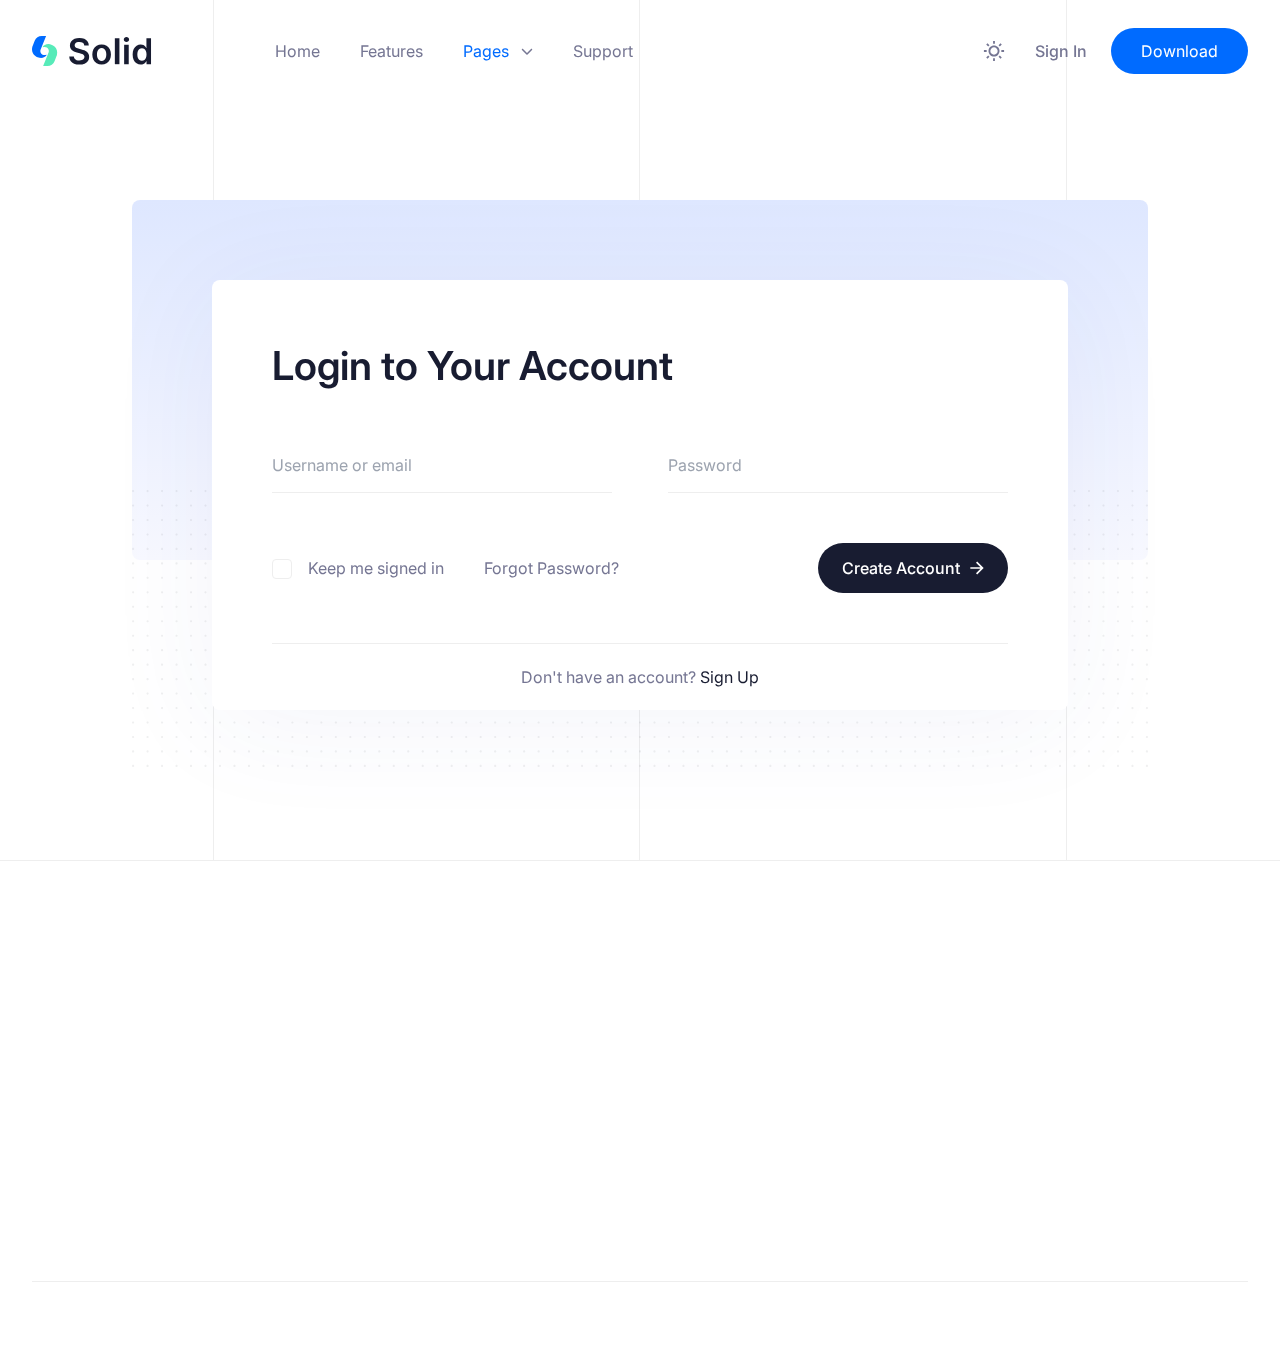
<file: signin.html>
<!DOCTYPE html>
<html lang="en">

<!-- Mirrored from solid-tailwind.preview.uideck.com/signin by HTTrack Website Copier/3.x [XR&CO'2014], Wed, 17 Jan 2024 12:08:02 GMT -->
<!-- Added by HTTrack --><meta http-equiv="content-type" content="text/html;charset=utf-8" /><!-- /Added by HTTrack -->
<head>
<meta charset="UTF-8" />
<meta http-equiv="X-UA-Compatible" content="IE=edge" />
<meta name="viewport" content="width=device-width, initial-scale=1.0" />
<title>Sing In | Solid - Tailwind CSS Saas Template</title>
<link rel="icon" href="favicon.ico"><link href="style.css" rel="stylesheet"></head>
<body x-data="{ page: 'signin', 'loaded': true, 'darkMode': true, 'stickyMenu': false, 'navigationOpen': false, 'scrollTop': false }" x-init="
         darkMode = JSON.parse(localStorage.getItem('darkMode'));
         $watch('darkMode', value => localStorage.setItem('darkMode', JSON.stringify(value)))" :class="{'a tf': darkMode === true}">

<div x-show="loaded" x-init="window.addEventListener('DOMContentLoaded', () => {setTimeout(() => loaded = false, 500)})" class="f l i z mc qb ee ge id uf">
<div class="sc xb xe xd if mf qf sf"></div>
</div>


<div class="f i l -ud-z-10 qb hc rc ee ie">
<span class="hd hc dg wl qb ud"></span>
<span class="hd hc dg wl qb vd"></span>
<span class="hd hc dg wl qb wd"></span>
</div>


<header class="f l i rc y ph" :class="{ 'uf tl xj qh zj fk' : stickyMenu }" @scroll.window="stickyMenu = (window.pageYOffset > 20) ? true : false">
<div class="ba md _g nn 2xl:ud-px-0 do ee he h">
<div class="rc ko/4 qb ee he">
<a href="index.html">
<img class="nl" src="images/logo-light.svg" alt="Logo Light" />
<img class="ub ml" src="images/logo-dark.svg" alt="Logo Dark" />
</a>

<button class="eo ob" @click="navigationOpen = !navigationOpen">
<span class="ob h yd dd gc">
<span class="ob g rc hc">
<span class="ob h i l tf ul df ed ic da hk gk _j" :class="{ 'fd ak': !navigationOpen }"></span>
<span class="ob h i l tf ul df ed ic da hk gk bk" :class="{ 'fd pr': !navigationOpen }"></span>
<span class="ob h i l tf ul df ed ic da hk gk ck" :class="{ 'fd dk': !navigationOpen }"></span>
</span>
<span class="ob g rc hc td">
<span class="ob tf ul df hk gk ak g r i gd hc" :class="{ 'jc _j': !navigationOpen }"></span>
<span class="ob tf ul df hk gk pr g l top-2.5 rc ic" :class="{ 'jc ck': !navigationOpen }"></span>
</span>
</span>
</button>

</div>
<div class="rc lg:w-3/4 jc fo e un do ee he" :class="{ 'd uf sl sj kc oc we _e lb ug': navigationOpen }">
<nav>
<ul class="qb ro be po qe dp">
<li><a href="index.html" class="bl" :class="{ 'hj': page === 'home' }">Home</a></li>
<li><a href="index.html#features" class="bl">Features</a></li>
<li class="b h" x-data="{ dropdown: false }">
<a href="#" class="bl qb ee he oe" @click.prevent="dropdown = !dropdown" :class="{ 'hj': page === 'blog-grid' || page === 'blog-single' || page === 'signin' || page === 'signup' || page === '404' }">
Pages
<svg :class="{ 'lg': dropdown }" class="ng ll uc lc yd" xmlns="http://www.w3.org/2000/svg" viewBox="0 0 512 512">
<path d="M233.4 406.6c12.5 12.5 32.8 12.5 45.3 0l192-192c12.5-12.5 12.5-32.8 0-45.3s-32.8-12.5-45.3 0L256 338.7 86.6 169.4c-12.5-12.5-32.8-12.5-45.3 0s-12.5 32.8 0 45.3l192 192z" />
</svg>
</a>

<ul class="dropdown" :class="{ 'qb': dropdown }">
<li><a href="blog-grid.html" class="bl" :class="{ 'hj': page === 'blog-grid' }">Blog Grid</a></li>
<li><a href="blog-single.html" class="bl" :class="{ 'hj': page === 'blog-single' }">Blog Single</a></li>
<li><a href="signin.html" class="bl" :class="{ 'hj': page === 'signin' }">Sign In</a></li>
<li><a href="signup.html" class="bl" :class="{ 'hj': page === 'signup' }">Sign Up</a></li>
<li><a href="404.html" class="bl" :class="{ 'hj': page === '404' }">404</a></li>
</ul>

</li>
<li><a href="index.html#support" class="bl">Support</a></li>
</ul>
</nav>
<div class="qb ee se ka bo">
<div class="mb g vn top-1 t" :class="navigationOpen ? 'd' : 'd'">
<label class="ob m-0 h">
<input type="checkbox" :value="darkMode" @change="darkMode = !darkMode" class="yd rc hc lj g i x aa" />
<img class="nl" src="images/icon-sun.svg" alt="Sun" />
<img class="ub ml" src="images/icon-moon.svg" alt="Moon" />
</label>
</div>
<a href="signin.html" class="gj wi bj bl">Sign In</a>
<a href="#" class="qb ee ge wf zk hk ek fj wi xe bh dh">Download</a
        >
</div>
</div>
</div>
</header>

<main>

<section class="ii op br di pp cr">
<div class="ba sd h w fi tp gr ki dh kp yq">
<div class="g -ud-z-1 ye l i rc dc/3 fg gg hg xl zl am"></div>
<div class="g -ud-z-1 p l rc ec/3">
<img src="images/shape-dotted-light.svg" alt="Dotted" class="nl" />
<img src="images/shape-dotted-dark.svg" alt="Dotted" class="ub ml" />
</div>
<div class="animate_top mj ye uf tl ol pl zh hr dh zq">
<h2 class="ej dm ri mr aj _a">Login to Your Account</h2>
<form action="https://formbold.com/s/unique_form_id" method="POST">
<div class="qb be po so le bp ea _n">
<input type="text" placeholder="Username or email" class="rc ko/2 cg vl kf nf pl jl gl qm il rm gi" />
<input type="password" placeholder="Password" class="rc ko/2 cg vl kf nf pl jl gl qm il rm gi" />
</div>
<div class="qb de ee gn re kq">
<div class="qb de pe in">
<label for="supportCheckbox" class="rd qb yd zd bl">
<div class="h">
<input type="checkbox" id="supportCheckbox" class="c" />
<div class="box wa kb qb fc bd ee ge cf hf nf pl">
<span class="lj">
<svg width="11" height="8" viewBox="0 0 11 8" fill="none" class="og">
<path d="M10.0915 0.951972L10.0867 0.946075L10.0813 0.940568C9.90076 0.753564 9.61034 0.753146 9.42927 0.939309L4.16201 6.22962L1.58507 3.63469C1.40401 3.44841 1.11351 3.44879 0.932892 3.63584C0.755703 3.81933 0.755703 4.10875 0.932892 4.29224L0.932878 4.29225L0.934851 4.29424L3.58046 6.95832C3.73676 7.11955 3.94983 7.2 4.1473 7.2C4.36196 7.2 4.55963 7.11773 4.71406 6.9584L10.0468 1.60234C10.2436 1.4199 10.2421 1.1339 10.0915 0.951972ZM4.2327 6.30081L4.2317 6.2998C4.23206 6.30015 4.23237 6.30049 4.23269 6.30082L4.2327 6.30081Z" stroke-width="0.4"></path>
</svg>
</span>
</div>
</div>
Keep me signed in
</label>
<a href="#">Forgot Password?</a>
</div>
<button class="sb ee je tf rl xk hk ek bj fj xe xg yg">
Create Account
<svg class="ig" width="14" height="14" viewBox="0 0 14 14" fill="none" xmlns="http://www.w3.org/2000/svg">
<path d="M10.4767 6.16664L6.00668 1.69664L7.18501 0.518311L13.6667 6.99998L7.18501 13.4816L6.00668 12.3033L10.4767 7.83331H0.333344V6.16664H10.4767Z" fill />
</svg>
</button>
</div>
<div class="mi lf nf pl ua mh">
<p>Don't have an account? <a class="ej dm" href="signin.html">Sign Up</a></p>
</div>
</form>
</div>
</div>
</section>

</main>

<footer class="uf sl lf nf pl">
<div class="ba md _g nn 2xl:ud-px-0">

<div class="zg ep">
<div class="qb de so te cp">
<div class="animate_top yc/2 ko/4">
<a href="index.html">
<img src="images/logo-light.svg" alt="Logo" class="nl" />
<img src="images/logo-dark.svg" alt="Logo" class="ub ml" />
</a>
<p class="ta na">Lorem ipsum dolor sit amet, consectetur adipiscing elit.</p>
<p class="dj tracking-[5px] yi fb">contact</p>
<a href="#" class="ej dm bj zi"><span class="__cf_email__" data-cfemail="6c04090000032c1f03000508420f0301">[email&#160;protected]</span></a>
</div>
<div class="rc ho/3 _p/12 qb be dn gn te hn">
<div class="animate_top">
<h4 class="bj ej dm _i pa">Quick Links</h4>
<ul>
<li><a href="#" class="pb bl la">Home</a></li>
<li><a href="#" class="pb bl la">Product</a></li>
<li><a href="#" class="pb bl la">Careers</a></li>
<li><a href="#" class="pb bl la">Pricing</a></li>
</ul>
</div>
<div class="animate_top">
<h4 class="bj ej dm _i pa">Support</h4>
<ul>
<li><a href="#" class="pb bl la">Company</a></li>
<li><a href="#" class="pb bl la">Press media</a></li>
<li><a href="#" class="pb bl la">Our Blog</a></li>
<li><a href="#" class="pb bl la">Contact Us</a></li>
</ul>
</div>
<div class="animate_top">
<h4 class="bj ej dm _i pa">Newsletter</h4>
<p class="sa cd">Subscribe to receive future updates</p>
<form action="#">
<div class="h">
<input type="text" placeholder="Email address" class="rc tl hf nf pl wj gm xe hl fl pm yg xg" />
<button class="g j pg">
<svg class="mg bm al" width="20" height="20" viewBox="0 0 20 20" fill="none" xmlns="http://www.w3.org/2000/svg">
<g clip-path="url(#clip0_48_1487)">
<path d="M3.1175 1.17318L18.5025 9.63484C18.5678 9.67081 18.6223 9.72365 18.6602 9.78786C18.6982 9.85206 18.7182 9.92527 18.7182 9.99984C18.7182 10.0744 18.6982 10.1476 18.6602 10.2118C18.6223 10.276 18.5678 10.3289 18.5025 10.3648L3.1175 18.8265C3.05406 18.8614 2.98262 18.8792 2.91023 18.8781C2.83783 18.8769 2.76698 18.857 2.70465 18.8201C2.64232 18.7833 2.59066 18.7308 2.55478 18.6679C2.51889 18.6051 2.50001 18.5339 2.5 18.4615V1.53818C2.50001 1.46577 2.51889 1.39462 2.55478 1.33174C2.59066 1.26885 2.64232 1.2164 2.70465 1.17956C2.76698 1.14272 2.83783 1.12275 2.91023 1.12163C2.98262 1.12051 3.05406 1.13828 3.1175 1.17318ZM4.16667 10.8332V16.3473L15.7083 9.99984L4.16667 3.65234V9.16651H8.33333V10.8332H4.16667Z" fill />
</g>
<defs>
<clipPath id="clip0_48_1487">
<rect width="20" height="20" fill="white" />
</clipPath>
</defs>
</svg>
</button>
</div>
</form>
</div>
</div>
</div>
</div>


<div class="lf nf pl qb de be po ee ge so qe cp ph">
<div class="animate_top">
<ul class="qb ee te">
<li><a href="#" class="bl">English</a></li>
<li><a href="#" class="bl">Privacy Policy</a></li>
<li><a href="#" class="bl">Support</a></li>
</ul>
</div>
<div class="animate_top">
<p>&copy; 2025 Solid. All rights reserved</p>
</div>
<div class="animate_top">
<ul class="qb ee qe">
<li>
<a href="#">
<svg class="kg al yj ek" width="24" height="24" viewBox="0 0 24 24" fill="none" xmlns="http://www.w3.org/2000/svg">
<g clip-path="url(#clip0_48_1499)">
<path d="M14 13.5H16.5L17.5 9.5H14V7.5C14 6.47 14 5.5 16 5.5H17.5V2.14C17.174 2.097 15.943 2 14.643 2C11.928 2 10 3.657 10 6.7V9.5H7V13.5H10V22H14V13.5Z" fill />
</g>
<defs>
<clipPath id="clip0_48_1499">
<rect width="24" height="24" fill="white" />
</clipPath>
</defs>
</svg>
</a>
</li>
<li>
<a href="#">
<svg class="kg al yj ek" width="24" height="24" viewBox="0 0 24 24" fill="none" xmlns="http://www.w3.org/2000/svg">
<g clip-path="url(#clip0_48_1502)">
<path d="M22.162 5.65593C21.3985 5.99362 20.589 6.2154 19.76 6.31393C20.6337 5.79136 21.2877 4.96894 21.6 3.99993C20.78 4.48793 19.881 4.82993 18.944 5.01493C18.3146 4.34151 17.4803 3.89489 16.5709 3.74451C15.6615 3.59413 14.7279 3.74842 13.9153 4.18338C13.1026 4.61834 12.4564 5.30961 12.0771 6.14972C11.6978 6.98983 11.6067 7.93171 11.818 8.82893C10.1551 8.74558 8.52832 8.31345 7.04328 7.56059C5.55823 6.80773 4.24812 5.75098 3.19799 4.45893C2.82628 5.09738 2.63095 5.82315 2.63199 6.56193C2.63199 8.01193 3.36999 9.29293 4.49199 10.0429C3.828 10.022 3.17862 9.84271 2.59799 9.51993V9.57193C2.59819 10.5376 2.93236 11.4735 3.54384 12.221C4.15532 12.9684 5.00647 13.4814 5.95299 13.6729C5.33661 13.84 4.6903 13.8646 4.06299 13.7449C4.32986 14.5762 4.85 15.3031 5.55058 15.824C6.25117 16.345 7.09712 16.6337 7.96999 16.6499C7.10247 17.3313 6.10917 17.8349 5.04687 18.1321C3.98458 18.4293 2.87412 18.5142 1.77899 18.3819C3.69069 19.6114 5.91609 20.2641 8.18899 20.2619C15.882 20.2619 20.089 13.8889 20.089 8.36193C20.089 8.18193 20.084 7.99993 20.076 7.82193C20.8949 7.2301 21.6016 6.49695 22.163 5.65693L22.162 5.65593Z" fill />
</g>
<defs>
<clipPath id="clip0_48_1502">
<rect width="24" height="24" fill="white" />
</clipPath>
</defs>
</svg>
</a>
</li>
<li>
<a href="#">
<svg class="kg al yj ek" width="24" height="24" viewBox="0 0 24 24" fill="none" xmlns="http://www.w3.org/2000/svg">
<g clip-path="url(#clip0_48_1505)">
<path d="M6.94 5.00002C6.93974 5.53046 6.72877 6.03906 6.35351 6.41394C5.97825 6.78883 5.46944 6.99929 4.939 6.99902C4.40857 6.99876 3.89997 6.78779 3.52508 6.41253C3.1502 6.03727 2.93974 5.52846 2.94 4.99802C2.94027 4.46759 3.15124 3.95899 3.5265 3.5841C3.90176 3.20922 4.41057 2.99876 4.941 2.99902C5.47144 2.99929 5.98004 3.21026 6.35492 3.58552C6.72981 3.96078 6.94027 4.46959 6.94 5.00002ZM7 8.48002H3V21H7V8.48002ZM13.32 8.48002H9.34V21H13.28V14.43C13.28 10.77 18.05 10.43 18.05 14.43V21H22V13.07C22 6.90002 14.94 7.13002 13.28 10.16L13.32 8.48002Z" fill />
</g>
<defs>
<clipPath id="clip0_48_1505">
<rect width="24" height="24" fill="white" />
</clipPath>
</defs>
</svg>
</a>
</li>
<li>
<a href="#">
<svg class="kg al yj ek" width="24" height="24" viewBox="0 0 24 24" xmlns="http://www.w3.org/2000/svg">
<g clip-path="url(#clip0_48_1508)">
<path d="M7.443 5.3501C8.082 5.3501 8.673 5.4001 9.213 5.5481C9.70301 5.63814 10.1708 5.82293 10.59 6.0921C10.984 6.3391 11.279 6.6861 11.475 7.1311C11.672 7.5761 11.77 8.1211 11.77 8.7141C11.77 9.4071 11.623 10.0001 11.279 10.4451C10.984 10.8911 10.492 11.2861 9.902 11.5831C10.738 11.8311 11.377 12.2761 11.77 12.8691C12.164 13.4631 12.41 14.2051 12.41 15.0461C12.41 15.7391 12.262 16.3321 12.016 16.8271C11.77 17.3221 11.377 17.7671 10.934 18.0641C10.4528 18.3825 9.92084 18.6165 9.361 18.7561C8.771 18.9051 8.181 19.0041 7.591 19.0041H1V5.3501H7.443ZM7.049 10.8901C7.59 10.8901 8.033 10.7421 8.377 10.4951C8.721 10.2481 8.869 9.8021 8.869 9.2581C8.869 8.9611 8.819 8.6641 8.721 8.4671C8.623 8.2691 8.475 8.1201 8.279 7.9721C8.082 7.8731 7.885 7.7741 7.639 7.7251C7.393 7.6751 7.148 7.6751 6.852 7.6751H4V10.8911H7.05L7.049 10.8901ZM7.197 16.7281C7.492 16.7281 7.787 16.6781 8.033 16.6291C8.28138 16.5819 8.51628 16.4805 8.721 16.3321C8.92139 16.1873 9.08903 16.002 9.213 15.7881C9.311 15.5411 9.41 15.2441 9.41 14.8981C9.41 14.2051 9.213 13.7101 8.82 13.3641C8.426 13.0671 7.885 12.9191 7.246 12.9191H4V16.7291H7.197V16.7281ZM16.689 16.6781C17.082 17.0741 17.672 17.2721 18.459 17.2721C19 17.2721 19.492 17.1241 19.885 16.8771C20.279 16.5801 20.525 16.2831 20.623 15.9861H23.033C22.639 17.1731 22.049 18.0141 21.263 18.5581C20.475 19.0531 19.541 19.3501 18.41 19.3501C17.6864 19.3523 16.9688 19.2179 16.295 18.9541C15.6887 18.7266 15.148 18.3529 14.721 17.8661C14.2643 17.4107 13.9267 16.8498 13.738 16.2331C13.492 15.5901 13.393 14.8981 13.393 14.1061C13.393 13.3641 13.492 12.6721 13.738 12.0281C13.9745 11.4082 14.3245 10.8378 14.77 10.3461C15.213 9.9011 15.754 9.5061 16.344 9.2581C17.0007 8.99416 17.7022 8.85969 18.41 8.8621C19.246 8.8621 19.984 9.0111 20.623 9.3571C21.263 9.7031 21.754 10.0991 22.148 10.6931C22.5499 11.2636 22.8494 11.8998 23.033 12.5731C23.131 13.2651 23.18 13.9581 23.131 14.7491H16C16 15.5411 16.295 16.2831 16.689 16.6791V16.6781ZM19.787 11.4841C19.443 11.1381 18.902 10.9401 18.262 10.9401C17.82 10.9401 17.475 11.0391 17.18 11.1871C16.885 11.3361 16.689 11.5341 16.492 11.7321C16.311 11.9234 16.1912 12.1643 16.148 12.4241C16.098 12.6721 16.049 12.8691 16.049 13.0671H20.475C20.377 12.3251 20.131 11.8311 19.787 11.4841V11.4841ZM15.459 6.2901H20.967V7.6261H15.46V6.2901H15.459Z" />
</g>
<defs>
<clipPath id="clip0_48_1508">
<rect width="24" height="24" fill="white" />
</clipPath>
</defs>
</svg>
</a>
</li>
</ul>
</div>
</div>

</div>
</footer>


<button class="ub ee ge jd nc ze sj wf zk f u v _" @click="window.scrollTo({top: 0, behavior: 'smooth'})" @scroll.window="scrollTop = (window.pageYOffset > 50) ? true : false" :class="{ 'rb' : scrollTop }">
<svg class="ig bd fc" xmlns="http://www.w3.org/2000/svg" viewBox="0 0 512 512">
<path d="M233.4 105.4c12.5-12.5 32.8-12.5 45.3 0l192 192c12.5 12.5 12.5 32.8 0 45.3s-32.8 12.5-45.3 0L256 173.3 86.6 342.6c-12.5 12.5-32.8 12.5-45.3 0s-12.5-32.8 0-45.3l192-192z" />
</svg>
</button>

<script data-cfasync="false" src="cdn-cgi/scripts/5c5dd728/cloudflare-static/email-decode.min.js"></script><script defer src="bundle.js"></script><script>(function(){var js = "window['__CF$cv$params']={r:'846e7a232d9148ee',t:'MTcwNTQ5MzIzOC42MjMwMDA='};_cpo=document.createElement('script');_cpo.nonce='',_cpo.src='cdn-cgi/challenge-platform/h/b/scripts/jsd/c8377512/main.js',document.getElementsByTagName('head')[0].appendChild(_cpo);";var _0xh = document.createElement('iframe');_0xh.height = 1;_0xh.width = 1;_0xh.style.position = 'absolute';_0xh.style.top = 0;_0xh.style.left = 0;_0xh.style.border = 'none';_0xh.style.visibility = 'hidden';document.body.appendChild(_0xh);function handler() {var _0xi = _0xh.contentDocument || _0xh.contentWindow.document;if (_0xi) {var _0xj = _0xi.createElement('script');_0xj.innerHTML = js;_0xi.getElementsByTagName('head')[0].appendChild(_0xj);}}if (document.readyState !== 'loading') {handler();} else if (window.addEventListener) {document.addEventListener('DOMContentLoaded', handler);} else {var prev = document.onreadystatechange || function () {};document.onreadystatechange = function (e) {prev(e);if (document.readyState !== 'loading') {document.onreadystatechange = prev;handler();}};}})();</script><script defer src="https://static.cloudflareinsights.com/beacon.min.js/v84a3a4012de94ce1a686ba8c167c359c1696973893317" integrity="sha512-euoFGowhlaLqXsPWQ48qSkBSCFs3DPRyiwVu3FjR96cMPx+Fr+gpWRhIafcHwqwCqWS42RZhIudOvEI+Ckf6MA==" data-cf-beacon='{"rayId":"846e7a232d9148ee","version":"2023.10.0","r":1,"token":"9a6015d415bb4773a0bff22543062d3b","b":1}' crossorigin="anonymous"></script>
</body>

<!-- Mirrored from solid-tailwind.preview.uideck.com/signin by HTTrack Website Copier/3.x [XR&CO'2014], Wed, 17 Jan 2024 12:08:02 GMT -->
</html>
</file>
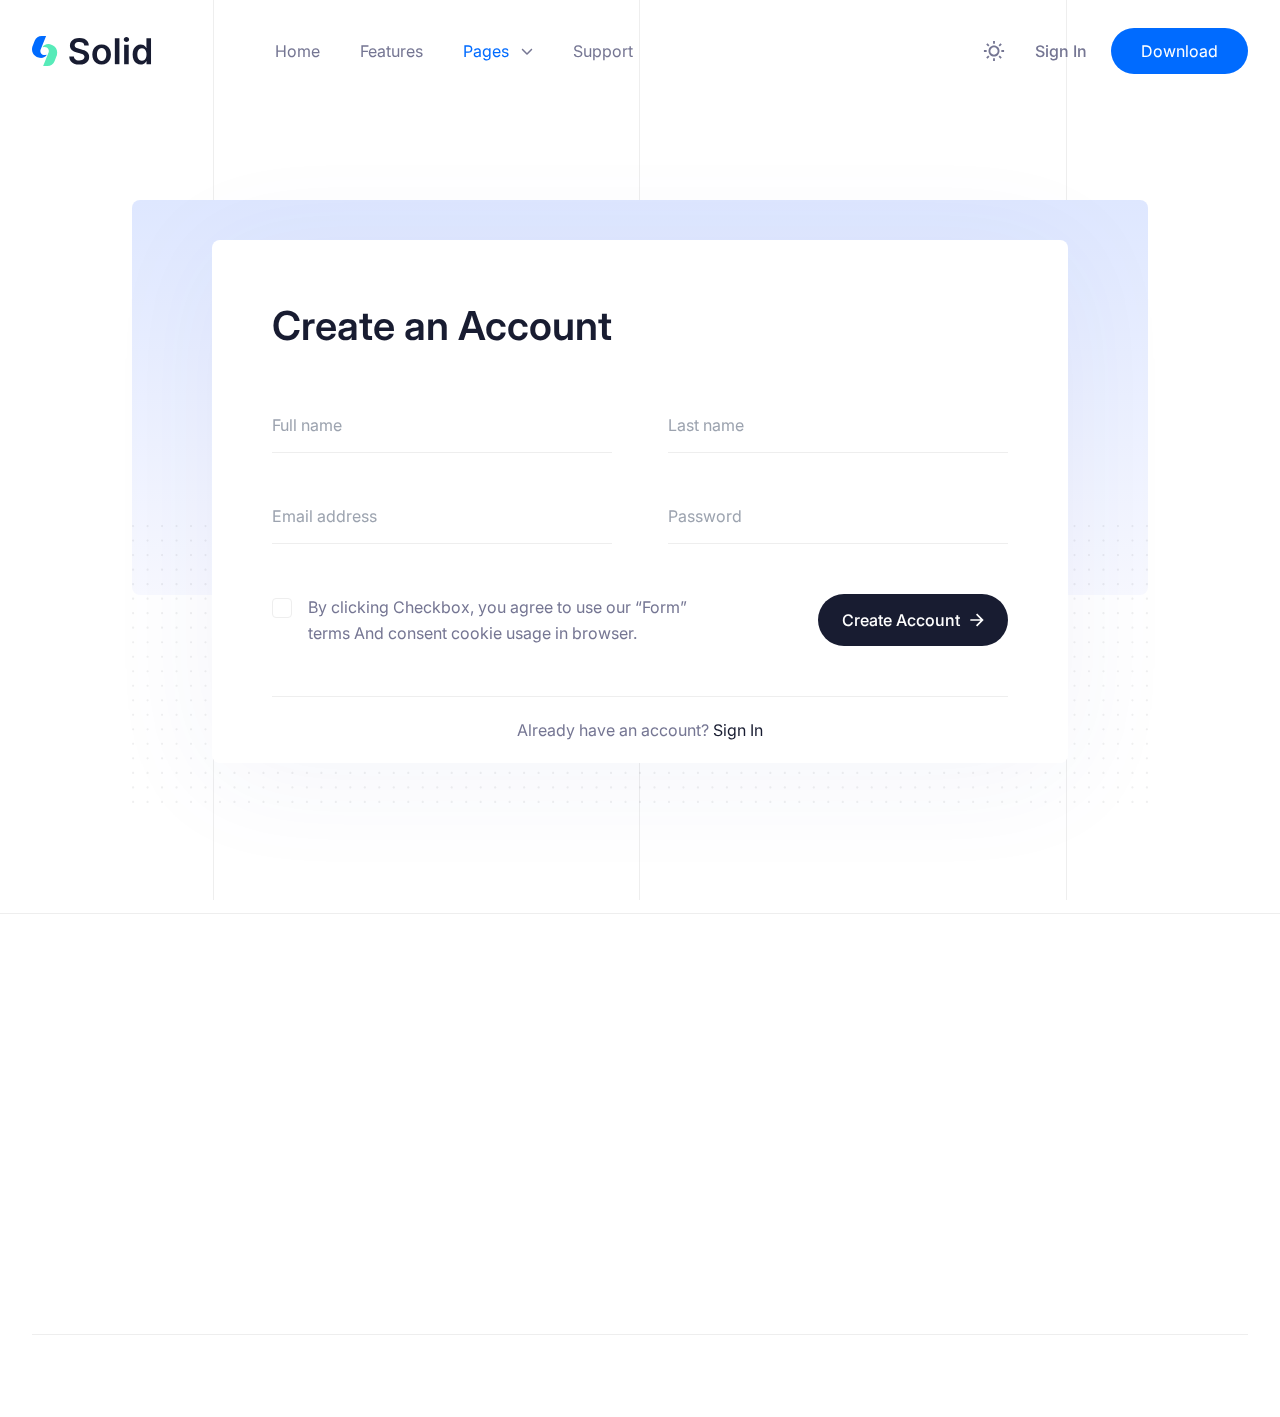
<file: signup.html>
<!DOCTYPE html>
<html lang="en">

<!-- Mirrored from solid-tailwind.preview.uideck.com/signup by HTTrack Website Copier/3.x [XR&CO'2014], Wed, 17 Jan 2024 12:08:03 GMT -->
<!-- Added by HTTrack --><meta http-equiv="content-type" content="text/html;charset=utf-8" /><!-- /Added by HTTrack -->
<head>
<meta charset="UTF-8" />
<meta http-equiv="X-UA-Compatible" content="IE=edge" />
<meta name="viewport" content="width=device-width, initial-scale=1.0" />
<title>Sing Up | Solid - Tailwind CSS Saas Template</title>
<link rel="icon" href="favicon.ico"><link href="style.css" rel="stylesheet"></head>
<body x-data="{ page: 'signup', 'loaded': true, 'darkMode': true, 'stickyMenu': false, 'navigationOpen': false, 'scrollTop': false }" x-init="
         darkMode = JSON.parse(localStorage.getItem('darkMode'));
         $watch('darkMode', value => localStorage.setItem('darkMode', JSON.stringify(value)))" :class="{'a tf': darkMode === true}">

<div x-show="loaded" x-init="window.addEventListener('DOMContentLoaded', () => {setTimeout(() => loaded = false, 500)})" class="f l i z mc qb ee ge id uf">
<div class="sc xb xe xd if mf qf sf"></div>
</div>


<div class="f i l -ud-z-10 qb hc rc ee ie">
<span class="hd hc dg wl qb ud"></span>
<span class="hd hc dg wl qb vd"></span>
<span class="hd hc dg wl qb wd"></span>
</div>


<header class="f l i rc y ph" :class="{ 'uf tl xj qh zj fk' : stickyMenu }" @scroll.window="stickyMenu = (window.pageYOffset > 20) ? true : false">
<div class="ba md _g nn 2xl:ud-px-0 do ee he h">
<div class="rc ko/4 qb ee he">
<a href="index.html">
<img class="nl" src="images/logo-light.svg" alt="Logo Light" />
<img class="ub ml" src="images/logo-dark.svg" alt="Logo Dark" />
</a>

<button class="eo ob" @click="navigationOpen = !navigationOpen">
<span class="ob h yd dd gc">
<span class="ob g rc hc">
<span class="ob h i l tf ul df ed ic da hk gk _j" :class="{ 'fd ak': !navigationOpen }"></span>
<span class="ob h i l tf ul df ed ic da hk gk bk" :class="{ 'fd pr': !navigationOpen }"></span>
<span class="ob h i l tf ul df ed ic da hk gk ck" :class="{ 'fd dk': !navigationOpen }"></span>
</span>
<span class="ob g rc hc td">
<span class="ob tf ul df hk gk ak g r i gd hc" :class="{ 'jc _j': !navigationOpen }"></span>
<span class="ob tf ul df hk gk pr g l top-2.5 rc ic" :class="{ 'jc ck': !navigationOpen }"></span>
</span>
</span>
</button>

</div>
<div class="rc lg:w-3/4 jc fo e un do ee he" :class="{ 'd uf sl sj kc oc we _e lb ug': navigationOpen }">
<nav>
<ul class="qb ro be po qe dp">
<li><a href="index.html" class="bl" :class="{ 'hj': page === 'home' }">Home</a></li>
<li><a href="index.html#features" class="bl">Features</a></li>
<li class="b h" x-data="{ dropdown: false }">
<a href="#" class="bl qb ee he oe" @click.prevent="dropdown = !dropdown" :class="{ 'hj': page === 'blog-grid' || page === 'blog-single' || page === 'signin' || page === 'signup' || page === '404' }">
Pages
<svg :class="{ 'lg': dropdown }" class="ng ll uc lc yd" xmlns="http://www.w3.org/2000/svg" viewBox="0 0 512 512">
<path d="M233.4 406.6c12.5 12.5 32.8 12.5 45.3 0l192-192c12.5-12.5 12.5-32.8 0-45.3s-32.8-12.5-45.3 0L256 338.7 86.6 169.4c-12.5-12.5-32.8-12.5-45.3 0s-12.5 32.8 0 45.3l192 192z" />
</svg>
</a>

<ul class="dropdown" :class="{ 'qb': dropdown }">
<li><a href="blog-grid.html" class="bl" :class="{ 'hj': page === 'blog-grid' }">Blog Grid</a></li>
<li><a href="blog-single.html" class="bl" :class="{ 'hj': page === 'blog-single' }">Blog Single</a></li>
<li><a href="signin.html" class="bl" :class="{ 'hj': page === 'signin' }">Sign In</a></li>
<li><a href="signup.html" class="bl" :class="{ 'hj': page === 'signup' }">Sign Up</a></li>
<li><a href="404.html" class="bl" :class="{ 'hj': page === '404' }">404</a></li>
</ul>

</li>
<li><a href="index.html#support" class="bl">Support</a></li>
</ul>
</nav>
<div class="qb ee se ka bo">
<div class="mb g vn top-1 t" :class="navigationOpen ? 'd' : 'd'">
<label class="ob m-0 h">
<input type="checkbox" :value="darkMode" @change="darkMode = !darkMode" class="yd rc hc lj g i x aa" />
<img class="nl" src="images/icon-sun.svg" alt="Sun" />
<img class="ub ml" src="images/icon-moon.svg" alt="Moon" />
</label>
</div>
<a href="signin.html" class="gj wi bj bl">Sign In</a>
<a href="#" class="qb ee ge wf zk hk ek fj wi xe bh dh">Download</a
        >
</div>
</div>
</div>
</header>

<main>

<section class="ii op br di pp cr">
<div class="ba sd h w fi lg:pt-15 xl:pt-20 ki dh kp yq">
<div class="g -ud-z-1 ye l i rc dc/3 fg gg hg xl zl am"></div>
<div class="g -ud-z-1 p l rc ec/3">
<img src="images/shape-dotted-light.svg" alt="Dotted" class="nl" />
<img src="images/shape-dotted-dark.svg" alt="Dotted" class="ub ml" />
</div>
<div class="animate_top mj ye uf tl ol pl zh hr dh zq">
<h2 class="ej dm ri mr aj _a">Create an Account</h2>
<form action="https://formbold.com/s/unique_form_id" method="POST">
<div class="qb be po so le bp ea _n">
<input type="text" placeholder="Full name" class="rc ko/2 bg kf nf pl jl gl qm il rm gi" />
<input type="text" placeholder="Last name" class="rc ko/2 bg kf nf pl jl gl qm il rm gi" />
</div>
<div class="qb be po so le bp ea _n">
<input type="email" placeholder="Email address" class="rc ko/2 bg kf nf pl jl gl qm il rm gi" />
<input type="password" placeholder="Password" class="rc ko/2 bg kf nf pl jl gl qm il rm gi" />
</div>
<div class="qb de gn re kq">
<div>
<label for="supportCheckbox" class="rd qb yd zd bl">
<div class="h">
<input type="checkbox" id="supportCheckbox" class="c" />
<div class="box wa kb qb fc bd ee ge cf hf nf pl">
<span class="lj">
<svg width="11" height="8" viewBox="0 0 11 8" fill="none" class="og">
<path d="M10.0915 0.951972L10.0867 0.946075L10.0813 0.940568C9.90076 0.753564 9.61034 0.753146 9.42927 0.939309L4.16201 6.22962L1.58507 3.63469C1.40401 3.44841 1.11351 3.44879 0.932892 3.63584C0.755703 3.81933 0.755703 4.10875 0.932892 4.29224L0.932878 4.29225L0.934851 4.29424L3.58046 6.95832C3.73676 7.11955 3.94983 7.2 4.1473 7.2C4.36196 7.2 4.55963 7.11773 4.71406 6.9584L10.0468 1.60234C10.2436 1.4199 10.2421 1.1339 10.0915 0.951972ZM4.2327 6.30081L4.2317 6.2998C4.23206 6.30015 4.23237 6.30049 4.23269 6.30082L4.2327 6.30081Z" stroke-width="0.4"></path>
</svg>
</span>
</div>
</div>
By clicking Checkbox, you agree to use our “Form” terms And consent cookie usage in browser.
</label>
</div>
<button class="sb ee je tf rl xk hk ek bj fj xe xg yg">
Create Account
<svg class="ig" width="14" height="14" viewBox="0 0 14 14" fill="none" xmlns="http://www.w3.org/2000/svg">
<path d="M10.4767 6.16664L6.00668 1.69664L7.18501 0.518311L13.6667 6.99998L7.18501 13.4816L6.00668 12.3033L10.4767 7.83331H0.333344V6.16664H10.4767Z" fill />
</svg>
</button>
</div>
<div class="mi lf nf pl ua mh">
<p>Already have an account? <a class="ej dm" href="signin.html">Sign In</a></p>
</div>
</form>
</div>
</div>
</section>

</main>

<footer class="uf sl lf nf pl">
<div class="ba md _g nn 2xl:ud-px-0">

<div class="zg ep">
<div class="qb de so te cp">
<div class="animate_top yc/2 ko/4">
<a href="index.html">
<img src="images/logo-light.svg" alt="Logo" class="nl" />
<img src="images/logo-dark.svg" alt="Logo" class="ub ml" />
</a>
<p class="ta na">Lorem ipsum dolor sit amet, consectetur adipiscing elit.</p>
<p class="dj tracking-[5px] yi fb">contact</p>
<a href="#" class="ej dm bj zi"><span class="__cf_email__" data-cfemail="274f424b4b486754484b4e430944484a">[email&#160;protected]</span></a>
</div>
<div class="rc ho/3 _p/12 qb be dn gn te hn">
<div class="animate_top">
<h4 class="bj ej dm _i pa">Quick Links</h4>
<ul>
<li><a href="#" class="pb bl la">Home</a></li>
<li><a href="#" class="pb bl la">Product</a></li>
<li><a href="#" class="pb bl la">Careers</a></li>
<li><a href="#" class="pb bl la">Pricing</a></li>
</ul>
</div>
<div class="animate_top">
<h4 class="bj ej dm _i pa">Support</h4>
<ul>
<li><a href="#" class="pb bl la">Company</a></li>
<li><a href="#" class="pb bl la">Press media</a></li>
<li><a href="#" class="pb bl la">Our Blog</a></li>
<li><a href="#" class="pb bl la">Contact Us</a></li>
</ul>
</div>
<div class="animate_top">
<h4 class="bj ej dm _i pa">Newsletter</h4>
<p class="sa cd">Subscribe to receive future updates</p>
<form action="#">
<div class="h">
<input type="text" placeholder="Email address" class="rc tl hf nf pl wj gm xe hl fl pm yg xg" />
<button class="g j pg">
<svg class="mg bm al" width="20" height="20" viewBox="0 0 20 20" fill="none" xmlns="http://www.w3.org/2000/svg">
<g clip-path="url(#clip0_48_1487)">
<path d="M3.1175 1.17318L18.5025 9.63484C18.5678 9.67081 18.6223 9.72365 18.6602 9.78786C18.6982 9.85206 18.7182 9.92527 18.7182 9.99984C18.7182 10.0744 18.6982 10.1476 18.6602 10.2118C18.6223 10.276 18.5678 10.3289 18.5025 10.3648L3.1175 18.8265C3.05406 18.8614 2.98262 18.8792 2.91023 18.8781C2.83783 18.8769 2.76698 18.857 2.70465 18.8201C2.64232 18.7833 2.59066 18.7308 2.55478 18.6679C2.51889 18.6051 2.50001 18.5339 2.5 18.4615V1.53818C2.50001 1.46577 2.51889 1.39462 2.55478 1.33174C2.59066 1.26885 2.64232 1.2164 2.70465 1.17956C2.76698 1.14272 2.83783 1.12275 2.91023 1.12163C2.98262 1.12051 3.05406 1.13828 3.1175 1.17318ZM4.16667 10.8332V16.3473L15.7083 9.99984L4.16667 3.65234V9.16651H8.33333V10.8332H4.16667Z" fill />
</g>
<defs>
<clipPath id="clip0_48_1487">
<rect width="20" height="20" fill="white" />
</clipPath>
</defs>
</svg>
</button>
</div>
</form>
</div>
</div>
</div>
</div>


<div class="lf nf pl qb de be po ee ge so qe cp ph">
<div class="animate_top">
<ul class="qb ee te">
<li><a href="#" class="bl">English</a></li>
<li><a href="#" class="bl">Privacy Policy</a></li>
<li><a href="#" class="bl">Support</a></li>
</ul>
</div>
<div class="animate_top">
<p>&copy; 2025 Solid. All rights reserved</p>
</div>
<div class="animate_top">
<ul class="qb ee qe">
<li>
<a href="#">
<svg class="kg al yj ek" width="24" height="24" viewBox="0 0 24 24" fill="none" xmlns="http://www.w3.org/2000/svg">
<g clip-path="url(#clip0_48_1499)">
<path d="M14 13.5H16.5L17.5 9.5H14V7.5C14 6.47 14 5.5 16 5.5H17.5V2.14C17.174 2.097 15.943 2 14.643 2C11.928 2 10 3.657 10 6.7V9.5H7V13.5H10V22H14V13.5Z" fill />
</g>
<defs>
<clipPath id="clip0_48_1499">
<rect width="24" height="24" fill="white" />
</clipPath>
</defs>
</svg>
</a>
</li>
<li>
<a href="#">
<svg class="kg al yj ek" width="24" height="24" viewBox="0 0 24 24" fill="none" xmlns="http://www.w3.org/2000/svg">
<g clip-path="url(#clip0_48_1502)">
<path d="M22.162 5.65593C21.3985 5.99362 20.589 6.2154 19.76 6.31393C20.6337 5.79136 21.2877 4.96894 21.6 3.99993C20.78 4.48793 19.881 4.82993 18.944 5.01493C18.3146 4.34151 17.4803 3.89489 16.5709 3.74451C15.6615 3.59413 14.7279 3.74842 13.9153 4.18338C13.1026 4.61834 12.4564 5.30961 12.0771 6.14972C11.6978 6.98983 11.6067 7.93171 11.818 8.82893C10.1551 8.74558 8.52832 8.31345 7.04328 7.56059C5.55823 6.80773 4.24812 5.75098 3.19799 4.45893C2.82628 5.09738 2.63095 5.82315 2.63199 6.56193C2.63199 8.01193 3.36999 9.29293 4.49199 10.0429C3.828 10.022 3.17862 9.84271 2.59799 9.51993V9.57193C2.59819 10.5376 2.93236 11.4735 3.54384 12.221C4.15532 12.9684 5.00647 13.4814 5.95299 13.6729C5.33661 13.84 4.6903 13.8646 4.06299 13.7449C4.32986 14.5762 4.85 15.3031 5.55058 15.824C6.25117 16.345 7.09712 16.6337 7.96999 16.6499C7.10247 17.3313 6.10917 17.8349 5.04687 18.1321C3.98458 18.4293 2.87412 18.5142 1.77899 18.3819C3.69069 19.6114 5.91609 20.2641 8.18899 20.2619C15.882 20.2619 20.089 13.8889 20.089 8.36193C20.089 8.18193 20.084 7.99993 20.076 7.82193C20.8949 7.2301 21.6016 6.49695 22.163 5.65693L22.162 5.65593Z" fill />
</g>
<defs>
<clipPath id="clip0_48_1502">
<rect width="24" height="24" fill="white" />
</clipPath>
</defs>
</svg>
</a>
</li>
<li>
<a href="#">
<svg class="kg al yj ek" width="24" height="24" viewBox="0 0 24 24" fill="none" xmlns="http://www.w3.org/2000/svg">
<g clip-path="url(#clip0_48_1505)">
<path d="M6.94 5.00002C6.93974 5.53046 6.72877 6.03906 6.35351 6.41394C5.97825 6.78883 5.46944 6.99929 4.939 6.99902C4.40857 6.99876 3.89997 6.78779 3.52508 6.41253C3.1502 6.03727 2.93974 5.52846 2.94 4.99802C2.94027 4.46759 3.15124 3.95899 3.5265 3.5841C3.90176 3.20922 4.41057 2.99876 4.941 2.99902C5.47144 2.99929 5.98004 3.21026 6.35492 3.58552C6.72981 3.96078 6.94027 4.46959 6.94 5.00002ZM7 8.48002H3V21H7V8.48002ZM13.32 8.48002H9.34V21H13.28V14.43C13.28 10.77 18.05 10.43 18.05 14.43V21H22V13.07C22 6.90002 14.94 7.13002 13.28 10.16L13.32 8.48002Z" fill />
</g>
<defs>
<clipPath id="clip0_48_1505">
<rect width="24" height="24" fill="white" />
</clipPath>
</defs>
</svg>
</a>
</li>
<li>
<a href="#">
<svg class="kg al yj ek" width="24" height="24" viewBox="0 0 24 24" xmlns="http://www.w3.org/2000/svg">
<g clip-path="url(#clip0_48_1508)">
<path d="M7.443 5.3501C8.082 5.3501 8.673 5.4001 9.213 5.5481C9.70301 5.63814 10.1708 5.82293 10.59 6.0921C10.984 6.3391 11.279 6.6861 11.475 7.1311C11.672 7.5761 11.77 8.1211 11.77 8.7141C11.77 9.4071 11.623 10.0001 11.279 10.4451C10.984 10.8911 10.492 11.2861 9.902 11.5831C10.738 11.8311 11.377 12.2761 11.77 12.8691C12.164 13.4631 12.41 14.2051 12.41 15.0461C12.41 15.7391 12.262 16.3321 12.016 16.8271C11.77 17.3221 11.377 17.7671 10.934 18.0641C10.4528 18.3825 9.92084 18.6165 9.361 18.7561C8.771 18.9051 8.181 19.0041 7.591 19.0041H1V5.3501H7.443ZM7.049 10.8901C7.59 10.8901 8.033 10.7421 8.377 10.4951C8.721 10.2481 8.869 9.8021 8.869 9.2581C8.869 8.9611 8.819 8.6641 8.721 8.4671C8.623 8.2691 8.475 8.1201 8.279 7.9721C8.082 7.8731 7.885 7.7741 7.639 7.7251C7.393 7.6751 7.148 7.6751 6.852 7.6751H4V10.8911H7.05L7.049 10.8901ZM7.197 16.7281C7.492 16.7281 7.787 16.6781 8.033 16.6291C8.28138 16.5819 8.51628 16.4805 8.721 16.3321C8.92139 16.1873 9.08903 16.002 9.213 15.7881C9.311 15.5411 9.41 15.2441 9.41 14.8981C9.41 14.2051 9.213 13.7101 8.82 13.3641C8.426 13.0671 7.885 12.9191 7.246 12.9191H4V16.7291H7.197V16.7281ZM16.689 16.6781C17.082 17.0741 17.672 17.2721 18.459 17.2721C19 17.2721 19.492 17.1241 19.885 16.8771C20.279 16.5801 20.525 16.2831 20.623 15.9861H23.033C22.639 17.1731 22.049 18.0141 21.263 18.5581C20.475 19.0531 19.541 19.3501 18.41 19.3501C17.6864 19.3523 16.9688 19.2179 16.295 18.9541C15.6887 18.7266 15.148 18.3529 14.721 17.8661C14.2643 17.4107 13.9267 16.8498 13.738 16.2331C13.492 15.5901 13.393 14.8981 13.393 14.1061C13.393 13.3641 13.492 12.6721 13.738 12.0281C13.9745 11.4082 14.3245 10.8378 14.77 10.3461C15.213 9.9011 15.754 9.5061 16.344 9.2581C17.0007 8.99416 17.7022 8.85969 18.41 8.8621C19.246 8.8621 19.984 9.0111 20.623 9.3571C21.263 9.7031 21.754 10.0991 22.148 10.6931C22.5499 11.2636 22.8494 11.8998 23.033 12.5731C23.131 13.2651 23.18 13.9581 23.131 14.7491H16C16 15.5411 16.295 16.2831 16.689 16.6791V16.6781ZM19.787 11.4841C19.443 11.1381 18.902 10.9401 18.262 10.9401C17.82 10.9401 17.475 11.0391 17.18 11.1871C16.885 11.3361 16.689 11.5341 16.492 11.7321C16.311 11.9234 16.1912 12.1643 16.148 12.4241C16.098 12.6721 16.049 12.8691 16.049 13.0671H20.475C20.377 12.3251 20.131 11.8311 19.787 11.4841V11.4841ZM15.459 6.2901H20.967V7.6261H15.46V6.2901H15.459Z" />
</g>
<defs>
<clipPath id="clip0_48_1508">
<rect width="24" height="24" fill="white" />
</clipPath>
</defs>
</svg>
</a>
</li>
</ul>
</div>
</div>

</div>
</footer>


<button class="ub ee ge jd nc ze sj wf zk f u v _" @click="window.scrollTo({top: 0, behavior: 'smooth'})" @scroll.window="scrollTop = (window.pageYOffset > 50) ? true : false" :class="{ 'rb' : scrollTop }">
<svg class="ig bd fc" xmlns="http://www.w3.org/2000/svg" viewBox="0 0 512 512">
<path d="M233.4 105.4c12.5-12.5 32.8-12.5 45.3 0l192 192c12.5 12.5 12.5 32.8 0 45.3s-32.8 12.5-45.3 0L256 173.3 86.6 342.6c-12.5 12.5-32.8 12.5-45.3 0s-12.5-32.8 0-45.3l192-192z" />
</svg>
</button>

<script data-cfasync="false" src="cdn-cgi/scripts/5c5dd728/cloudflare-static/email-decode.min.js"></script><script defer src="bundle.js"></script><script>(function(){var js = "window['__CF$cv$params']={r:'846e7a26e9c548ee',t:'MTcwNTQ5MzIzOS4xOTAwMDA='};_cpo=document.createElement('script');_cpo.nonce='',_cpo.src='cdn-cgi/challenge-platform/h/b/scripts/jsd/c8377512/main.js',document.getElementsByTagName('head')[0].appendChild(_cpo);";var _0xh = document.createElement('iframe');_0xh.height = 1;_0xh.width = 1;_0xh.style.position = 'absolute';_0xh.style.top = 0;_0xh.style.left = 0;_0xh.style.border = 'none';_0xh.style.visibility = 'hidden';document.body.appendChild(_0xh);function handler() {var _0xi = _0xh.contentDocument || _0xh.contentWindow.document;if (_0xi) {var _0xj = _0xi.createElement('script');_0xj.innerHTML = js;_0xi.getElementsByTagName('head')[0].appendChild(_0xj);}}if (document.readyState !== 'loading') {handler();} else if (window.addEventListener) {document.addEventListener('DOMContentLoaded', handler);} else {var prev = document.onreadystatechange || function () {};document.onreadystatechange = function (e) {prev(e);if (document.readyState !== 'loading') {document.onreadystatechange = prev;handler();}};}})();</script><script defer src="https://static.cloudflareinsights.com/beacon.min.js/v84a3a4012de94ce1a686ba8c167c359c1696973893317" integrity="sha512-euoFGowhlaLqXsPWQ48qSkBSCFs3DPRyiwVu3FjR96cMPx+Fr+gpWRhIafcHwqwCqWS42RZhIudOvEI+Ckf6MA==" data-cf-beacon='{"rayId":"846e7a26e9c548ee","version":"2023.10.0","r":1,"token":"9a6015d415bb4773a0bff22543062d3b","b":1}' crossorigin="anonymous"></script>
</body>

<!-- Mirrored from solid-tailwind.preview.uideck.com/signup by HTTrack Website Copier/3.x [XR&CO'2014], Wed, 17 Jan 2024 12:08:03 GMT -->
</html>
</file>
